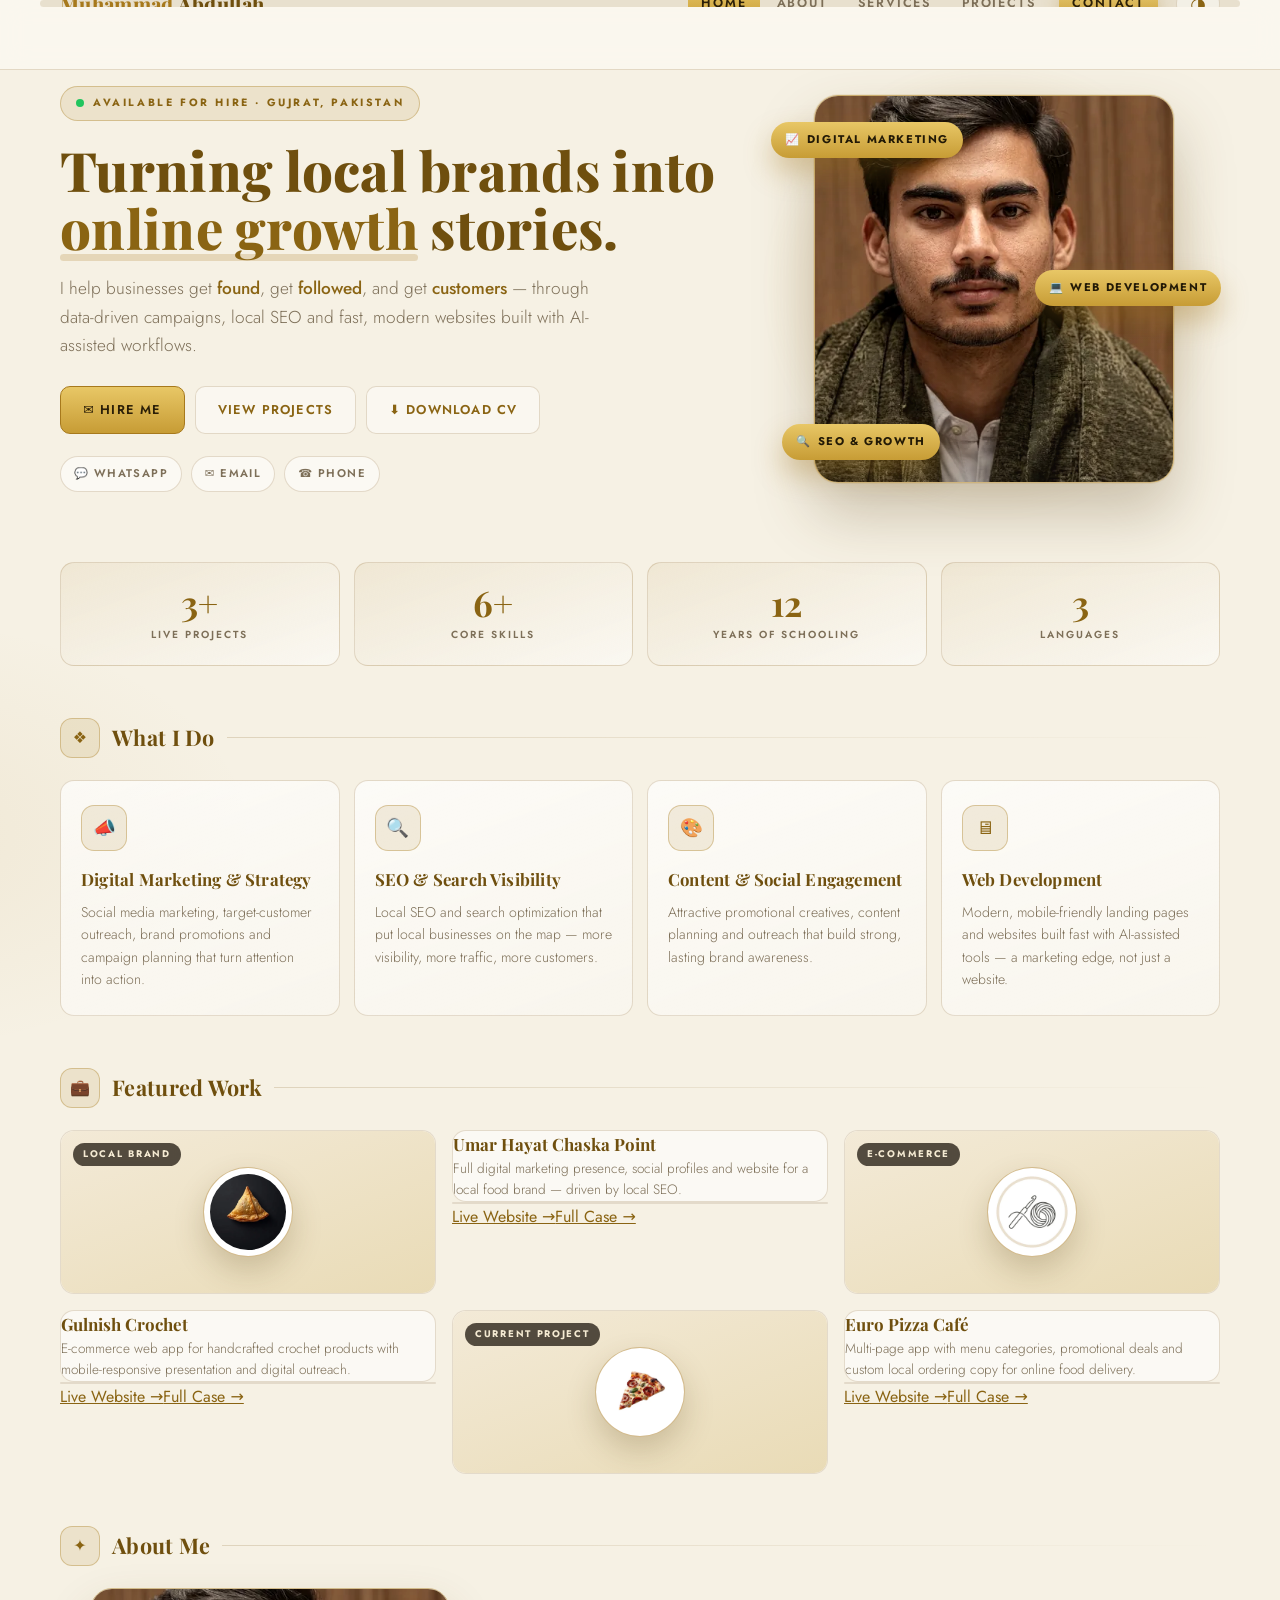
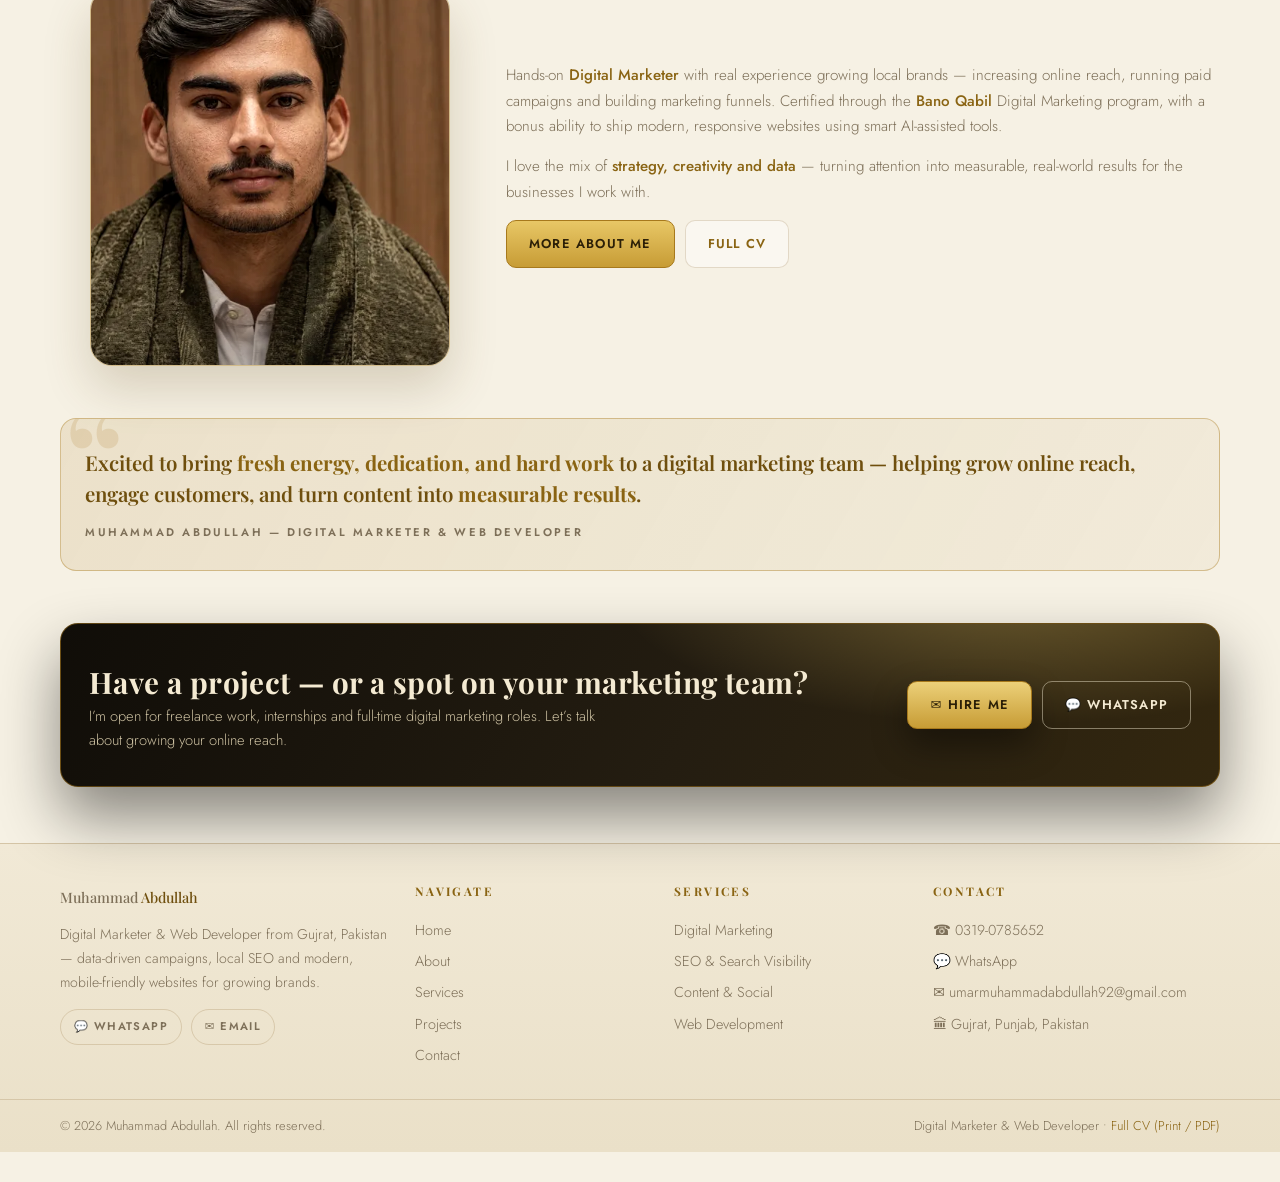
<file: index.html>
<!DOCTYPE html>
<html lang="en">
<head>
<meta charset="UTF-8">
<meta name="viewport" content="width=device-width, initial-scale=1.0">
<title>Muhammad Abdullah | Digital Marketer & Web Developer</title>
<meta name="color-scheme" content="light dark">
<meta name="theme-color" content="#f6f1e4">
<link rel="manifest" href="manifest.webmanifest">
<link rel="apple-touch-icon" href="icon-180.png">
<script>try{var s=localStorage.getItem('cv-theme');if(!s&&window.matchMedia&&matchMedia('(prefers-color-scheme: dark)').matches)s='dark';if(s==='dark')document.documentElement.setAttribute('data-theme','dark')}catch(e){}</script>
<meta name="description" content="Portfolio of Muhammad Abdullah — Digital Marketer & Web Developer from Gujrat, Pakistan. Data-driven marketing, local SEO and fast modern websites for local brands.">
<link rel="preload" href="abdullah-opt.webp" as="image" fetchpriority="high">
<link rel="preload" href="fonts/jost-latin.woff2" as="font" type="font/woff2" crossorigin>
<link rel="preload" href="fonts/playfair-latin.woff2" as="font" type="font/woff2" crossorigin>
<style>
/* ================= RESET & TOKENS ================= */
*{margin:0;padding:0;box-sizing:border-box}
:root{
  --bg:#f6f1e4;
  --paper:#fefdf8;
  --panel:#f1e9d6;
  --panel-2:#eae0c8;
  --ink:#2b241a;
  --muted:#7d6f58;
  --gold:#a7791c;
  --gold-2:#8a6413;
  --gold-3:#6f4f0e;
  --gold-soft:rgba(167,121,28,.12);
  --line:rgba(129,93,30,.2);
  --shadow:0 18px 40px rgba(88,66,20,.14);
  --radius:16px;
  --serif:'Playfair Display',Georgia,serif;
  --sans:'Jost',system-ui,-apple-system,'Segoe UI',sans-serif;
  --head-h:70px;
}
@font-face {
  font-family:'Playfair Display';font-style:normal;font-weight:500 800;font-display:swap;
  src:url('fonts/playfair-latin.woff2') format('woff2');
}
@font-face {
  font-family:'Playfair Display';font-style:italic;font-weight:500;font-display:swap;
  src:url('fonts/playfair-latin-italic-500.woff2') format('woff2');
}
@font-face {
  font-family:'Jost';font-style:normal;font-weight:100 900;font-display:swap;
  src:url('fonts/jost-latin.woff2') format('woff2');
}

html{scroll-behavior:smooth}
body{
  font-family:var(--sans);
  background:
    radial-gradient(900px 400px at 85% -10%,rgba(167,121,28,.1),transparent 60%),
    radial-gradient(700px 400px at -10% 30%,rgba(167,121,28,.08),transparent 55%),
    var(--bg);
  color:var(--ink);
  line-height:1.6;
  font-weight:400;
  -webkit-font-smoothing:antialiased;
  padding-top:var(--head-h);
  padding-bottom:88px;
}
a{color:var(--gold-2)}
img{max-width:100%;display:block}
button{font-family:var(--sans)}
h1,h2,h3,h4{font-family:var(--serif)}

[data-theme=dark]{
  color-scheme:dark;
  --bg:#0e0d09;
  --paper:#131109;
  --panel:#1a1610;
  --panel-2:#131009;
  --ink:#efe7d6;
  --muted:#a89c82;
  --gold:#c79c35;
  --gold-2:#e0bb4f;
  --gold-3:#eacd77;
  --gold-soft:rgba(199,156,53,.12);
  --line:rgba(224,187,79,.18);
  --shadow:0 22px 50px rgba(0,0,0,.5);
}

/* ================= LAYOUT ================= */
.wrap{max-width:1200px;margin:0 auto;padding:0 20px}
main{padding-top:34px}

/* ================= HEADER ================= */
.sitehead{
  position:fixed;top:0;left:0;right:0;height:var(--head-h);z-index:100;
  background:rgba(251,248,239,.9);
  backdrop-filter:blur(14px);-webkit-backdrop-filter:blur(14px);
  border-bottom:1px solid var(--line);
}
[data-theme=dark] .sitehead{background:rgba(14,13,9,.9)}
.bar{display:flex;align-items:center;gap:18px;height:100%}
.logo{font-family:var(--serif);font-weight:800;font-size:1.25rem;letter-spacing:.3px;color:var(--gold);text-decoration:none;line-height:1;white-space:nowrap}
.logo span{color:var(--gold-3)}
[data-theme=dark] .logo span{color:var(--gold-2)}
.sitenav{display:flex;gap:4px}
@media(min-width:900px){.bar .sitenav{margin-left:auto}}
.sitenav a{
  position:relative;text-decoration:none;color:var(--muted);
  font-size:.78rem;font-weight:600;letter-spacing:1.8px;text-transform:uppercase;
  padding:9px 13px;border-radius:8px;transition:.2s;
}
.sitenav a:hover{color:var(--gold-2);background:var(--gold-soft)}
.sitenav a.active{color:#2b1f07;background:linear-gradient(180deg,#e8c766,#c79c35)}
.sitenav a.hire{
  margin-left:6px;color:#2b1f07;
  background:linear-gradient(180deg,#ecd079,#c79c35);
  box-shadow:0 8px 18px rgba(167,121,28,.3);
}
.sitenav a.hire:hover{transform:translateY(-1px)}
.icon-btn{
  width:44px;height:44px;border-radius:50%;border:1px solid var(--line);
  background:rgba(255,255,255,.5);color:var(--gold-2);font-size:1.1rem;cursor:pointer;
  display:grid;place-items:center;transition:.2s;flex:none;
}
.icon-btn:hover{border-color:rgba(167,121,28,.5);background:var(--gold-soft)}
[data-theme=dark] .icon-btn{background:rgba(255,255,255,.04)}
.burger{display:none;width:44px;height:44px;border-radius:10px;border:1px solid var(--line);background:rgba(255,255,255,.5);cursor:pointer;flex-direction:column;gap:5px;justify-content:center;align-items:center}
.burger span{width:18px;height:2px;background:var(--gold-2);border-radius:99px;transition:.3s}
.burger.open span:nth-child(1){transform:translateY(7px) rotate(45deg)}
.burger.open span:nth-child(2){opacity:0}
.burger.open span:nth-child(3){transform:translateY(-7px) rotate(-45deg)}
[data-theme=dark] .burger{background:rgba(255,255,255,.04)}

/* ================= BUTTONS ================= */
.btn{
  display:inline-flex;align-items:center;gap:9px;
  font-size:.8rem;font-weight:600;letter-spacing:1.2px;text-transform:uppercase;
  padding:13px 22px;border-radius:10px;text-decoration:none;cursor:pointer;
  border:1px solid transparent;transition:.25s;font-family:var(--sans);
}
.btn.primary{color:#2b1f07;border:1px solid var(--gold);background:linear-gradient(180deg,#e8c766,#c79c35)}
.btn.primary:hover{transform:translateY(-2px);box-shadow:0 14px 28px rgba(167,121,28,.35)}
.btn.ghost{color:var(--gold-2);border-color:var(--line);background:rgba(255,255,255,.45)}
.btn.ghost:hover{border-color:var(--gold);background:var(--gold-soft);transform:translateY(-2px)}
[data-theme=dark] .btn.ghost{background:rgba(255,255,255,.04)}

/* ================= PAGE HERO (inner pages) ================= */
.pagehero{text-align:center;padding:20px 0 40px;max-width:760px;margin:0 auto}
.kicker{
  display:inline-flex;align-items:center;gap:10px;
  font-size:.68rem;font-weight:700;letter-spacing:3px;text-transform:uppercase;color:var(--gold-2);
  background:var(--gold-soft);border:1px solid rgba(167,121,28,.3);
  padding:8px 16px;border-radius:99px;margin-bottom:20px;
}
.pagehero h1{font-size:clamp(2rem,5.4vmax,3rem);font-weight:800;color:var(--gold-3);line-height:1.1;margin-bottom:14px}
[data-theme=dark] .pagehero h1{color:var(--gold-2)}
.headline{font-size:1rem;color:var(--muted);font-weight:300;line-height:1.65}
.headline b{color:var(--gold-2);font-weight:500}

/* ================= SECTION HEADs ================= */
.sec-head{display:flex;align-items:center;gap:12px;margin-bottom:22px}
.sec-icon{
  width:40px;height:40px;flex:none;border-radius:12px;display:grid;place-items:center;font-size:1rem;
  background:var(--gold-soft);border:1px solid rgba(167,121,28,.35);color:var(--gold-2);
}
.sec-head h2{font-size:1.35rem;font-weight:700;color:var(--gold-3);letter-spacing:.3px;text-transform:none}
[data-theme=dark] .sec-head h2{color:var(--gold-2)}
.sec-line{flex:1;height:1px;background:linear-gradient(90deg,var(--line),transparent)}

/* ================= HOME HERO ================= */
.hero{display:grid;gap:32px;align-items:center;padding:16px 0 8px}
.hero-badge{
  display:inline-flex;align-items:center;gap:9px;
  font-size:.66rem;font-weight:700;letter-spacing:2.6px;text-transform:uppercase;
  color:var(--gold-2);background:var(--gold-soft);border:1px solid rgba(167,121,28,.35);
  padding:8px 15px;border-radius:99px;margin-bottom:20px;
}
.hero-badge .hdot{width:8px;height:8px;border-radius:50%;background:#22c55e;animation:pulse 2.2s infinite}
@keyframes pulse{0%{box-shadow:0 0 0 0 rgba(34,197,94,.5)}70%{box-shadow:0 0 0 9px rgba(34,197,94,0)}100%{box-shadow:0 0 0 0 rgba(34,197,94,0)}}
.hero h1{font-size:clamp(2.2rem,6vmax,3.6rem);font-weight:800;line-height:1.06;color:var(--gold-3);margin-bottom:18px;letter-spacing:.3px}
[data-theme=dark] .hero h1{color:var(--gold-2)}
.hero h1 .accent{color:var(--gold-2);position:relative;white-space:nowrap}
[data-theme=dark] .hero h1 .accent{color:var(--gold-3)}
.hero h1 .accent::after{content:"";position:absolute;left:0;right:0;bottom:3px;height:7px;background:rgba(167,121,28,.22);border-radius:99px;z-index:-1}
.hero-sub{font-size:clamp(.98rem,1.8vmax,1.08rem);color:var(--muted);font-weight:300;max-width:560px;margin-bottom:26px;line-height:1.65}
.hero-sub b{color:var(--gold-2);font-weight:500}
.hero-cta{display:flex;gap:10px;flex-wrap:wrap;margin-bottom:22px}
.hero-social{display:flex;gap:9px;flex-wrap:wrap}
.hero-social a{
  display:inline-flex;align-items:center;gap:6px;text-decoration:none;
  font-size:.7rem;font-weight:600;letter-spacing:1.4px;text-transform:uppercase;color:var(--muted);
  border:1px solid var(--line);background:rgba(255,255,255,.55);padding:8px 13px;border-radius:99px;transition:.25s;
}
.hero-social a:hover{color:var(--gold-2);border-color:rgba(167,121,28,.55);transform:translateY(-2px)}
[data-theme=dark] .hero-social a{background:rgba(255,255,255,.04)}

.hero-media{position:relative;justify-self:center;width:100%;max-width:340px}
.hero-photo{
  position:relative;border-radius:24px;overflow:hidden;aspect-ratio:1/1.08;
  background:linear-gradient(160deg,#f1e7d2,#e2cfa3);border:1px solid rgba(167,121,28,.45);
  box-shadow:0 30px 60px rgba(88,66,20,.28),0 0 0 1px rgba(167,121,28,.1);
}
.hero-photo img{width:100%;height:100%;object-fit:cover;object-position:center 14%;filter:sepia(.1) contrast(1.03)}
.hero-photo::after{content:"";position:absolute;inset:0;background:linear-gradient(180deg,transparent 58%,rgba(43,36,26,.28))}
.hero-glow{position:absolute;inset:-16%;background:radial-gradient(circle,rgba(167,121,28,.32),transparent 65%);z-index:-1;filter:blur(8px)}
.float-badge{
  position:absolute;display:inline-flex;align-items:center;gap:6px;font-size:.7rem;font-weight:700;letter-spacing:1.6px;text-transform:uppercase;
  padding:9px 14px;border-radius:99px;color:#221906;background:linear-gradient(180deg,#e8c766,#c79c35);
  box-shadow:0 14px 28px rgba(167,121,28,.35);animation:floaty 5.2s ease-in-out infinite;
}
.float-badge.b1{top:7%;left:-12%}
.float-badge.b2{top:45%;right:-13%;animation-delay:1.3s}
.float-badge.b3{bottom:6%;left:-9%;animation-delay:2.2s}
@keyframes floaty{0%,100%{transform:translateY(0)}50%{transform:translateY(-9px)}}

/* ================= STATS ================= */
.stats{display:grid;grid-template-columns:repeat(2,1fr);gap:12px;padding-top:10px}
.stat{
  background:linear-gradient(160deg,rgba(167,121,28,.08),rgba(255,255,255,.5));
  border:1px solid var(--line);border-radius:14px;padding:22px 14px;text-align:center;transition:.3s;
}
.stat:hover{transform:translateY(-4px);border-color:rgba(167,121,28,.5);box-shadow:0 16px 32px rgba(88,66,20,.12)}
.stat .n{font-family:var(--serif);font-size:2rem;font-weight:800;color:var(--gold-2);line-height:1}
.stat .l{font-size:.64rem;font-weight:600;letter-spacing:2px;text-transform:uppercase;color:var(--muted);margin-top:8px;line-height:1.4}
[data-theme=dark] .stat{background:linear-gradient(160deg,rgba(199,156,53,.1),rgba(255,255,255,.02))}

/* ================= SERVICES ================= */
.services{display:grid;grid-template-columns:1fr;gap:14px}
.service{
  position:relative;border-radius:14px;overflow:hidden;padding:24px 20px;
  background:linear-gradient(160deg,rgba(255,255,255,.7),rgba(255,255,255,.35));
  border:1px solid var(--line);transition:.3s;
}
.service::before{content:"";position:absolute;left:0;top:0;width:100%;height:2.5px;background:linear-gradient(90deg,var(--gold-2),transparent);transform:scaleX(0);transform-origin:left;transition:.4s}
.service:hover{transform:translateY(-5px);border-color:rgba(167,121,28,.5);box-shadow:0 18px 36px rgba(88,66,20,.14)}
.service:hover::before{transform:scaleX(1)}
.service .sv-ic{
  width:46px;height:46px;border-radius:13px;display:grid;place-items:center;font-size:1.15rem;
  background:var(--gold-soft);border:1px solid rgba(167,121,28,.35);color:var(--gold-2);margin-bottom:15px;
}
.service h3{font-family:var(--serif);font-size:1.05rem;font-weight:700;color:var(--gold-3);margin:0 0 8px;text-transform:none;letter-spacing:.2px}
.service p{font-size:.88rem;color:var(--muted);font-weight:300;margin:0;line-height:1.6}
[data-theme=dark] .service{background:linear-gradient(160deg,rgba(255,255,255,.05),rgba(255,255,255,.02))}

/* ================= FEATURED WORK ================= */
.featured{display:grid;grid-template-columns:1fr;gap:16px}
.feat{
  display:flex;flex-direction:column;border-radius:14px;overflow:hidden;
  background:rgba(255,255,255,.6);border:1px solid var(--line);
  text-decoration:none;color:inherit;transition:.3s;
}
.feat:hover{transform:translateY(-6px);border-color:rgba(167,121,28,.5);box-shadow:0 22px 44px rgba(88,66,20,.16)}
.feat .f-img{position:relative;background:linear-gradient(160deg,#f3ead7,#e9dbb6);padding:36px 0;display:grid;place-items:center}
.feat .f-tag{
  position:absolute;top:12px;left:12px;z-index:1;font-size:.6rem;font-weight:700;letter-spacing:1.7px;text-transform:uppercase;
  background:rgba(43,36,26,.8);color:#f4ead2;padding:4px 10px;border-radius:99px;backdrop-filter:blur(4px);
}
.feat .f-img img{width:90px;height:90px;object-fit:contain;border-radius:50%;background:#fff;border:1px solid rgba(167,121,28,.5);padding:6px;box-shadow:0 14px 30px rgba(88,66,20,.22);transition:.4s}
.feat:hover .f-img img{transform:scale(1.09) rotate(-4deg)}
.feat .f-body{padding:18px;display:flex;flex-direction:column;gap:8px;flex:1}
.feat h3{font-family:var(--serif);font-size:1.06rem;font-weight:700;color:var(--gold-3);margin:0;text-transform:none}
.feat p{font-size:.85rem;color:var(--muted);font-weight:300;margin:0;line-height:1.6;flex:1}
.feat .f-links{display:flex;flex-wrap:wrap;gap:4px 14px;margin-top:4px}
.feat .f-links a{font-size:.68rem;font-weight:600;letter-spacing:1.3px;text-transform:uppercase;color:var(--gold-2);text-decoration:none;border-bottom:1px solid rgba(167,121,28,.4);transition:.2s;padding-bottom:1px}
.feat .f-links a:hover{color:var(--gold-3);border-color:var(--gold)}
[data-theme=dark] .feat{background:rgba(255,255,255,.04)}
[data-theme=dark] .feat .f-img{background:linear-gradient(160deg,#241f16,#1a1610)}
[data-theme=dark] .feat .f-img img{background:#fff}

/* ================= ABOUT PREVIEW / ABOUT PAGE ================= */
.about-split{display:grid;gap:26px;align-items:center}
.about-photo{
  position:relative;border-radius:22px;overflow:hidden;aspect-ratio:1/1.05;max-width:360px;margin:0 auto;
  border:1px solid rgba(167,121,28,.45);box-shadow:0 22px 48px rgba(88,66,20,.2);
}
.about-photo img{width:100%;height:100%;object-fit:cover;object-position:center 16%;filter:sepia(.1) contrast(1.03)}
.about-photo::after{content:"";position:absolute;inset:0;background:linear-gradient(180deg,transparent 60%,rgba(43,36,26,.22))}
.about-txt p{color:var(--muted);font-weight:300;font-size:.95rem;margin-bottom:14px;line-height:1.7}
.about-txt p b{color:var(--gold-2);font-weight:500}
.summary{
  background:linear-gradient(120deg,rgba(167,121,28,.1),transparent);
  border-left:3px solid var(--gold);border-radius:0 14px 14px 0;
  padding:18px 20px;font-size:.95rem;color:var(--muted);font-weight:300;line-height:1.7;
}
.summary b{color:var(--gold-2);font-weight:500}

/* ================= SKILLS / FACTS / LANGUAGES ================= */
.skill-grid{display:grid;gap:14px}
.skill{border:1px solid var(--line);border-radius:12px;padding:15px 16px;background:rgba(255,255,255,.45)}
[data-theme=dark] .skill{background:rgba(255,255,255,.03)}
.skill-top{display:flex;justify-content:space-between;align-items:baseline;margin-bottom:9px}
.skill-top span{font-size:.86rem;font-weight:500;color:var(--gold-3)}
[data-theme=dark] .skill-top span{color:var(--gold-2)}
.skill-top b{font-size:.82rem;color:var(--gold-2)}
.bar{height:7px;background:rgba(129,93,30,.15);border-radius:99px;overflow:hidden}
.bar i{display:block;height:100%;width:0;border-radius:99px;background:linear-gradient(90deg,#c79c35,#ecd079);transition:width 1s cubic-bezier(.2,.7,.2,1)}

.facts{display:grid;grid-template-columns:1fr;gap:12px}
.fact{background:rgba(255,255,255,.5);border:1px solid var(--line);border-radius:12px;padding:16px 18px;transition:.25s}
.fact:hover{border-color:rgba(167,121,28,.5);transform:translateY(-3px)}
.fact .k{font-size:.72rem;font-weight:700;letter-spacing:2px;text-transform:uppercase;color:var(--gold-2);margin-bottom:6px}
.fact .v{font-size:.9rem;color:var(--muted);font-weight:300}
[data-theme=dark] .fact{background:rgba(255,255,255,.03)}

.langs{display:grid;grid-template-columns:1fr;gap:10px}
.lang{display:flex;justify-content:space-between;gap:14px;align-items:baseline;border:1px solid var(--line);border-radius:10px;padding:13px 16px;background:rgba(255,255,255,.45)}
.lang span{font-size:.9rem;font-weight:500;color:var(--gold-3)}
.lang b{font-size:.78rem;color:var(--muted);font-weight:400;text-align:right;max-width:70%}
[data-theme=dark] .lang{background:rgba(255,255,255,.03)}
[data-theme=dark] .lang span{color:var(--gold-2)}

/* ================= EDUCATION LIST ================= */
.edu-list{display:grid;gap:12px}
.edu{display:flex;flex-direction:column;gap:10px;border:1px solid var(--line);border-radius:12px;padding:16px 18px;background:rgba(255,255,255,.5);transition:.25s}
.edu:hover{border-color:rgba(167,121,28,.5);transform:translateX(4px)}
.edu-main h3{font-size:1rem;font-weight:700;color:var(--gold-3);margin-bottom:3px}
.edu-school{font-size:.82rem;color:var(--muted);font-weight:300;margin-bottom:6px}
.edu-link{font-size:.76rem;font-weight:600;letter-spacing:1px;text-transform:uppercase;color:var(--gold-2);text-decoration:none}
.edu-link:hover{text-decoration:underline}
.edu-side{display:flex;align-items:center;gap:10px;flex-wrap:wrap}
.tag{
  font-size:.62rem;font-weight:700;letter-spacing:1.6px;text-transform:uppercase;
  padding:4px 10px;border-radius:99px;background:var(--gold-soft);color:var(--gold-2);
  border:1px solid rgba(167,121,28,.35);
}
.tag.pending{background:rgba(167,121,28,.06);color:var(--muted);border-color:var(--line)}
.tag.current{background:rgba(34,197,94,.12);color:#15803d;border-color:rgba(34,197,94,.35)}
[data-theme=dark] .tag.current{color:#4ade80}
.edu-year{font-size:.72rem;color:var(--muted);font-weight:500;letter-spacing:1px;text-transform:uppercase}
[data-theme=dark] .edu{background:rgba(255,255,255,.03)}

/* ================= CARDS (generic) ================= */
.cards{display:grid;grid-template-columns:1fr;gap:14px}
.card{
  background:rgba(255,255,255,.55);border:1px solid var(--line);border-radius:12px;
  padding:18px;transition:.25s;display:flex;flex-direction:column;gap:8px;
}
.card:hover{border-color:rgba(167,121,28,.5);transform:translateY(-4px);box-shadow:0 16px 32px rgba(88,66,20,.12)}
.card .top{display:flex;align-items:center;gap:12px;margin-bottom:4px}
.card .top .ic{
  width:40px;height:40px;flex:none;border-radius:11px;display:grid;place-items:center;font-size:1rem;
  background:var(--gold-soft);border:1px solid rgba(167,121,28,.35);
}
.card h4{font-size:1rem;color:var(--gold-3);font-weight:700}
.card p{font-size:.87rem;color:var(--muted);font-weight:300}
.card .status{font-size:.72rem;font-weight:600;letter-spacing:1px;color:var(--gold-2)}
[data-theme=dark] .card{background:rgba(255,255,255,.03)}

/* ================= PROJECTS / TIMELINE ================= */
.timeline{display:grid;gap:18px}
.job{border:1px solid var(--line);border-radius:14px;padding:20px;background:rgba(255,255,255,.55);transition:.25s}
.job:hover{border-color:rgba(167,121,28,.5);box-shadow:0 16px 34px rgba(88,66,20,.12)}
.job-head{display:flex;align-items:center;gap:14px;margin-bottom:12px}
.job-head img.proj-logo{width:58px;height:58px;object-fit:contain;border-radius:50%;background:#fff;border:1px solid rgba(167,121,28,.5);padding:4px;box-shadow:0 8px 18px rgba(88,66,20,.16)}
.job h3{font-size:1.1rem;font-weight:700;color:var(--gold-3)}
.meta{display:flex;align-items:center;gap:10px;flex-wrap:wrap;margin-bottom:10px}
.proj-link{font-size:.82rem;color:var(--gold-2);text-decoration:none;font-weight:500}
.proj-link:hover{text-decoration:underline}
.proj-social{display:flex;gap:8px;align-items:center;font-size:.78rem;margin-bottom:10px;flex-wrap:wrap}
.proj-social a{color:var(--muted);text-decoration:none;font-weight:500}
.proj-social a:hover{color:var(--gold-2);text-decoration:underline}
.job ul{list-style:none;display:grid;gap:6px}
.job ul li{position:relative;padding-left:20px;font-size:.88rem;color:var(--muted);font-weight:300}
.job ul li::before{content:"\2713";position:absolute;left:0;top:0;color:var(--gold-2);font-weight:700}
[data-theme=dark] .job{background:rgba(255,255,255,.03)}

/* ================= CONTACT ================= */
.contact-grid{display:grid;grid-template-columns:1fr;gap:12px}
.contact-card{
  border:1px solid var(--line);border-radius:14px;padding:22px 18px;text-align:center;text-decoration:none;
  background:rgba(255,255,255,.55);transition:.25s;display:block;color:inherit;
}
a.contact-card:hover{transform:translateY(-5px);border-color:rgba(167,121,28,.5);box-shadow:0 18px 36px rgba(88,66,20,.14)}
.contact-card .big-ic{font-size:1.5rem;margin-bottom:10px}
.contact-card h4{font-size:.92rem;color:var(--gold-3);margin-bottom:4px;font-weight:700}
.contact-card p{font-size:.86rem;color:var(--muted);font-weight:300;word-break:break-word}
[data-theme=dark] .contact-card{background:rgba(255,255,255,.03)}
[data-theme=dark] .contact-card h4{color:var(--gold-2)}

.goal{position:relative;border-radius:14px;padding:30px 26px;background:linear-gradient(120deg,rgba(167,121,28,.13),rgba(167,121,28,.05));border:1px solid rgba(167,121,28,.4)}
.goal .big{position:absolute;top:6px;left:14px;font-family:var(--serif);font-size:5rem;color:rgba(167,121,28,.22);line-height:1}
.goal p{position:relative;font-family:var(--serif);font-size:1.15rem;line-height:1.6;color:var(--gold-3);font-weight:600}
.goal p b{color:var(--gold-2)}
[data-theme=dark] .goal{background:linear-gradient(120deg,rgba(199,156,53,.16),rgba(199,156,53,.04))}
[data-theme=dark] .goal p{color:var(--gold-2)}

/* ================= CONTACT FORM ================= */
.contact-form{
  display:grid;gap:14px;border-radius:16px;padding:24px;
  background:rgba(255,255,255,.55);border:1px solid var(--line);
}
[data-theme=dark] .contact-form{background:rgba(255,255,255,.03)}
.contact-form label{display:grid;gap:6px;font-size:.7rem;font-weight:700;letter-spacing:1.7px;text-transform:uppercase;color:var(--gold-2)}
.contact-form input,.contact-form textarea{
  font-family:var(--sans);font-size:.95rem;color:var(--ink);padding:12px 14px;border-radius:9px;
  border:1px solid var(--line);background:#fff;transition:.2s;width:100%;
}
[data-theme=dark] .contact-form input,[data-theme=dark] .contact-form textarea{background:#191610;color:#efe7d6;border-color:rgba(224,187,79,.2)}
.contact-form input:focus,.contact-form textarea:focus{outline:none;border-color:var(--gold);box-shadow:0 0 0 3px rgba(167,121,28,.12)}
.form-row{display:grid;gap:14px}
@media(min-width:640px){.form-row{grid-template-columns:1fr 1fr}}
.contact-form .btn{justify-self:start}

/* ================= MISSION ================= */
.mission{
  position:relative;overflow:hidden;border-radius:16px;
  background:linear-gradient(120deg,rgba(167,121,28,.13),rgba(167,121,28,.05));
  border:1px solid rgba(167,121,28,.4);padding:28px 24px;
}
.mission::before{content:"\201C";position:absolute;top:-36px;left:2px;font-family:var(--serif);font-size:9rem;color:rgba(167,121,28,.16);line-height:1;pointer-events:none}
.mission p{position:relative;margin:0;font-family:var(--serif);font-size:clamp(1.05rem,2vmax,1.28rem);color:var(--gold-3);line-height:1.55;font-weight:600}
.mission p b{color:var(--gold-2)}
.mission .who{position:relative;display:block;margin-top:14px;font-family:var(--sans);font-size:.7rem;font-weight:600;letter-spacing:2.6px;text-transform:uppercase;color:var(--muted)}
[data-theme=dark] .mission{background:linear-gradient(120deg,rgba(199,156,53,.16),rgba(199,156,53,.04))}
[data-theme=dark] .mission p{color:var(--gold-2)}

/* ================= CTA ================= */
.cta{
  display:flex;flex-direction:column;align-items:flex-start;gap:18px;position:relative;overflow:hidden;
  border-radius:18px;padding:34px 28px;
  background:linear-gradient(120deg,#100d08,#241d11 55%,#33270f);
  border:1px solid rgba(167,121,28,.5);box-shadow:0 30px 60px rgba(0,0,0,.45);
}
.cta::before{content:"";position:absolute;inset:0;background:radial-gradient(640px 220px at 82% -22%,rgba(232,199,102,.34),transparent 62%)}
.cta > *{position:relative}
.cta h2{font-family:var(--serif);color:#f4ead2;font-size:clamp(1.3rem,2.6vmax,1.85rem);text-transform:none;letter-spacing:.4px;margin:0}
.cta p{color:#cbbfa0;font-size:.92rem;font-weight:300;margin:0;max-width:540px;line-height:1.6}
.cta .btn.primary{background:linear-gradient(180deg,#ecd079,#c79c35);box-shadow:0 16px 34px rgba(0,0,0,.4)}
.cta .btn.ghost{color:#f4ead2;border-color:rgba(244,234,210,.45);background:transparent}
.cta .btn.ghost:hover{background:rgba(244,234,210,.08);color:#f4ead2}

/* ================= FOOTER ================= */
.sitefoot{background:linear-gradient(180deg,var(--panel),var(--panel-2));border-top:1px solid var(--line);margin-top:56px}
[data-theme=dark] .sitefoot{background:linear-gradient(180deg,#141108,#100d08)}
.fcols{display:grid;grid-template-columns:1fr;gap:26px;padding:38px 20px 28px}
.fcol h4{font-size:.74rem;font-weight:700;letter-spacing:2.4px;text-transform:uppercase;color:var(--gold-2);margin-bottom:14px}
.fcol a{display:block;text-decoration:none;color:var(--muted);font-size:.9rem;font-weight:300;padding:4px 0;transition:.2s}
.fcol a:hover{color:var(--gold-2);padding-left:4px}
.fcol p{color:var(--muted);font-size:.88rem;font-weight:300;margin-bottom:14px;line-height:1.7}
.fbrand{font-family:var(--serif);font-weight:800;font-size:1.2rem;color:var(--gold);text-decoration:none;display:inline-block;margin-bottom:10px}
.fbrand span{color:var(--gold-3)}
.fsocial{display:flex;gap:9px;flex-wrap:wrap}
.fbase{border-top:1px solid var(--line)}
.fbase .wrap{display:flex;flex-direction:column;gap:6px;align-items:center;justify-content:space-between;padding:16px 20px;color:var(--muted);font-size:.8rem;font-weight:300;text-align:center}
.fbase a{color:var(--gold-2);text-decoration:none}

/* ================= FIXED UTILITIES ================= */
.scroll-progress{position:fixed;top:0;left:0;height:3px;background:linear-gradient(90deg,#8a6413,#e8c766);z-index:200;width:0}
.to-top{
  position:fixed;bottom:92px;right:16px;width:46px;height:46px;border-radius:50%;z-index:90;
  border:1px solid rgba(167,121,28,.5);background:rgba(250,246,237,.95);color:var(--gold-2);cursor:pointer;
  display:grid;place-items:center;opacity:0;pointer-events:none;transition:.3s;font-size:1rem;
  box-shadow:0 10px 24px rgba(88,66,20,.18);
}
.to-top.show{opacity:1;pointer-events:auto}
.to-top:hover{transform:translateY(-3px)}

/* mobile quick-contact bar */
.mob-bar{
  position:fixed;left:0;right:0;bottom:0;z-index:150;display:flex;
  background:rgba(250,246,237,.96);backdrop-filter:blur(12px);-webkit-backdrop-filter:blur(12px);
  border-top:1px solid var(--line);
}
[data-theme=dark] .mob-bar{background:rgba(24,21,15,.96)}
.mob-bar a,.mob-bar button{
  flex:1;display:flex;flex-direction:column;align-items:center;gap:2px;justify-content:center;
  padding:10px 4px;text-decoration:none;color:var(--gold-2);font-size:.62rem;font-weight:600;
  letter-spacing:1px;text-transform:uppercase;background:none;border:none;cursor:pointer;
}
.mob-bar a:first-child{color:var(--gold-3)}
.mob-bar a:active,.mob-bar button:active{transform:scale(.97)}

/* ================= REVEAL ================= */
.reveal{opacity:0;transform:translateY(24px);transition:opacity .75s ease,transform .75s ease}
.reveal.in{opacity:1;transform:none}
@media(prefers-reduced-motion:reduce){.reveal{opacity:1;transform:none;transition:none}}

/* ================= SECTIONS ================= */
section{margin-bottom:52px}

/* ================= RESPONSIVE ================= */
@media(min-width:640px){
  .stats{grid-template-columns:repeat(4,1fr);gap:14px}
  .services{grid-template-columns:repeat(2,1fr)}
  .featured{grid-template-columns:repeat(3,1fr)}
  .facts{grid-template-columns:repeat(2,1fr);gap:14px}
  .skill-grid{grid-template-columns:repeat(2,1fr)}
  .langs{grid-template-columns:repeat(2,1fr)}
  .contact-grid{grid-template-columns:repeat(2,1fr);gap:16px}
  .cards{grid-template-columns:repeat(auto-fit,minmax(230px,1fr));gap:16px}
  .cta{flex-direction:row;align-items:center;justify-content:space-between}
  .fcols{grid-template-columns:repeat(2,1fr);gap:20px}
  .edu-main{flex:1}
}
@media(min-width:900px){
  body{padding-bottom:30px}
  .mob-bar{display:none}
  .hero{grid-template-columns:1.2fr .8fr}
  .services{grid-template-columns:repeat(4,1fr)}
  .hero-media{max-width:360px}
  .about-split{grid-template-columns:minmax(300px,420px) 1fr}
  .langs{grid-template-columns:repeat(3,1fr)}
  .contact-grid{grid-template-columns:repeat(3,1fr);gap:16px}
  .edu{flex-direction:row;align-items:center;justify-content:space-between}
  .edu-side{flex-direction:row}
  .fcols{grid-template-columns:1.4fr 1fr 1fr 1.2fr}
  .fbase .wrap{flex-direction:row;text-align:left}
  main{padding-top:46px}
}
@media(min-width:1200px){
  .hero h1{font-size:3.4rem}
  .stats .n{font-size:2.2rem}
}

/* mobile hamburger dropdown */
@media(max-width:899px){
  .burger{display:flex}
  .theme-btn-hdr{margin-left:auto}
  .sitenav{
    position:fixed;top:var(--head-h);left:0;right:0;z-index:99;
    flex-direction:column;gap:6px;padding:18px 20px 26px;
    background:rgba(251,248,239,.98);
    backdrop-filter:blur(16px);-webkit-backdrop-filter:blur(16px);
    border-bottom:1px solid var(--line);
    box-shadow:0 30px 50px rgba(88,66,20,.15);
    transform:translateY(-10px);opacity:0;pointer-events:none;transition:.28s;
  }
  .sitenav.open{opacity:1;transform:none;pointer-events:auto}
  .sitenav a{padding:13px 14px;font-size:.85rem;border-radius:10px}
  .sitenav a.hire{text-align:center;margin-left:0;margin-top:6px}
  [data-theme=dark] .sitenav{background:rgba(14,13,9,.98)}
}

/* ================= PRINT ================= */
@media print{
  body{padding:0}
  .sitehead,.mob-bar,.to-top,.scroll-progress,.no-print{display:none!important}
  main{padding-top:0}
  section{break-inside:avoid}
  .hero,.about-split{display:block}
  .hero-media{display:none}
  .stats,.features{break-inside:avoid}
  h1,h2,h3,h4,.card h4,.service h3,.feat h3{color:#1c1810!important}
}
</style>
</head>
<body>
<header class="sitehead">
  <div class="wrap bar">
    <a class="logo" href="index.html">Muhammad<span> Abdullah</span></a>
    <nav class="sitenav" id="sitenav">
      <a href="index.html" class="active">Home</a>
      <a href="about.html">About</a>
      <a href="services.html">Services</a>
      <a href="projects.html">Projects</a>
      <a href="contact.html" class="hire">Contact</a>
    </nav>
    <button class="icon-btn theme-btn-hdr" id="themeBtn" aria-label="Toggle dark mode" title="Toggle dark mode">&#9681;</button>
    <button class="burger" id="burger" aria-label="Open menu" aria-expanded="false"><span></span><span></span><span></span></button>
  </div>
</header>
<main class="wrap">

<section class="hero reveal in">
  <div class="hero-text">
    <div class="hero-badge"><span class="hdot"></span>Available for Hire &middot; Gujrat, Pakistan</div>
    <h1>Turning local brands into <span class="accent">online growth</span> stories.</h1>
    <p class="hero-sub">I help businesses get <b>found</b>, get <b>followed</b>, and get <b>customers</b> &mdash; through data-driven campaigns, local SEO and fast, modern websites built with AI-assisted workflows.</p>
    <div class="hero-cta">
      <a class="btn primary" href="contact.html">&#9993; Hire Me</a>
      <a class="btn ghost" href="projects.html">View Projects</a>
      <a class="btn ghost" href="print-cv.html">&#11015; Download CV</a>
    </div>
    <div class="hero-social">
      <a href="https://wa.me/923190785652" target="_blank" rel="noopener">&#128172; WhatsApp</a>
      <a href="mailto:umarmuhammadabdullah92@gmail.com">&#9993; Email</a>
      <a href="tel:03190785652">&#9742; Phone</a>
    </div>
  </div>
  <div class="hero-media">
    <div class="hero-glow"></div>
    <div class="hero-photo">
      <img src="abdullah-opt.webp" alt="Muhammad Abdullah" width="500" height="500">
    </div>
    <div class="float-badge b1"><span class="fb-ic">&#128200;</span>Digital Marketing</div>
    <div class="float-badge b2"><span class="fb-ic">&#128187;</span>Web Development</div>
    <div class="float-badge b3"><span class="fb-ic">&#128269;</span>SEO &amp; Growth</div>
  </div>
</section>

<section class="reveal stats">
  <div class="stat"><div class="n"><b data-count="3">3</b>+</div><div class="l">Live Projects</div></div>
  <div class="stat"><div class="n"><b data-count="6">6</b>+</div><div class="l">Core Skills</div></div>
  <div class="stat"><div class="n"><b data-count="12">12</b></div><div class="l">Years of Schooling</div></div>
  <div class="stat"><div class="n"><b data-count="3">3</b></div><div class="l">Languages</div></div>
</section>

<section class="reveal">
  <div class="sec-head">
    <div class="sec-icon">&#10070;</div>
    <h2>What I Do</h2>
    <div class="sec-line"></div>
  </div>
  <div class="services">
    <div class="service">
      <div class="sv-ic">&#128227;</div>
      <h3>Digital Marketing &amp; Strategy</h3>
      <p>Social media marketing, target-customer outreach, brand promotions and campaign planning that turn attention into action.</p>
    </div>
    <div class="service">
      <div class="sv-ic">&#128269;</div>
      <h3>SEO &amp; Search Visibility</h3>
      <p>Local SEO and search optimization that put local businesses on the map &mdash; more visibility, more traffic, more customers.</p>
    </div>
    <div class="service">
      <div class="sv-ic">&#127912;</div>
      <h3>Content &amp; Social Engagement</h3>
      <p>Attractive promotional creatives, content planning and outreach that build strong, lasting brand awareness.</p>
    </div>
    <div class="service">
      <div class="sv-ic">&#128421;</div>
      <h3>Web Development</h3>
      <p>Modern, mobile-friendly landing pages and websites built fast with AI-assisted tools &mdash; a marketing edge, not just a website.</p>
    </div>
  </div>
</section>

<section class="reveal">
  <div class="sec-head">
    <div class="sec-icon">&#128188;</div>
    <h2>Featured Work</h2>
    <div class="sec-line"></div>
  </div>
  <div class="featured">
    <a class="feat" href="projects.html">
      <div class="f-img"><span class="f-tag">Local Brand</span><img src="umar-logo.webp" alt="Umar Hayat Chaska Point logo" loading="lazy" width="512" height="512"></div>
      <div class="f-body">
        <h3>Umar Hayat Chaska Point</h3>
        <p>Full digital marketing presence, social profiles and website for a local food brand &mdash; driven by local SEO.</p>
        <div class="f-links"><a href="https://umar-hayat-chaska-point.vercel.app" target="_blank" rel="noopener">Live Website &rarr;</a><a href="projects.html">Full Case &rarr;</a></div>
      </div>
    </a>
    <a class="feat" href="projects.html">
      <div class="f-img"><span class="f-tag">E-Commerce</span><img src="gulnish-logo.webp" alt="Gulnish Crochet logo" loading="lazy" width="400" height="400"></div>
      <div class="f-body">
        <h3>Gulnish Crochet</h3>
        <p>E-commerce web app for handcrafted crochet products with mobile-responsive presentation and digital outreach.</p>
        <div class="f-links"><a href="https://gulnish-crochet.vercel.app" target="_blank" rel="noopener">Live Website &rarr;</a><a href="projects.html">Full Case &rarr;</a></div>
      </div>
    </a>
    <a class="feat" href="projects.html">
      <div class="f-img"><span class="f-tag">Current Project</span><img src="europizza-logo.webp" alt="Euro Pizza Cafe logo" loading="lazy" width="400" height="400"></div>
      <div class="f-body">
        <h3>Euro Pizza Caf&eacute;</h3>
        <p>Multi-page app with menu categories, promotional deals and custom local ordering copy for online food delivery.</p>
        <div class="f-links"><a href="https://euro-pizza.vercel.app" target="_blank" rel="noopener">Live Website &rarr;</a><a href="projects.html">Full Case &rarr;</a></div>
      </div>
    </a>
  </div>
</section>

<section class="reveal">
  <div class="sec-head">
    <div class="sec-icon">&#10022;</div>
    <h2>About Me</h2>
    <div class="sec-line"></div>
  </div>
  <div class="about-split">
    <div class="about-photo">
      <img src="abdullah-opt.webp" alt="Muhammad Abdullah" loading="lazy" width="500" height="500">
    </div>
    <div class="about-txt">
      <p>Hands-on <b>Digital Marketer</b> with real experience growing local brands &mdash; increasing online reach, running paid campaigns and building marketing funnels. Certified through the <b>Bano Qabil</b> Digital Marketing program, with a bonus ability to ship modern, responsive websites using smart AI-assisted tools.</p>
      <p>I love the mix of <b>strategy, creativity and data</b> &mdash; turning attention into measurable, real-world results for the businesses I work with.</p>
      <div class="hero-cta">
        <a class="btn primary" href="about.html">More About Me</a>
        <a class="btn ghost" href="print-cv.html">Full CV</a>
      </div>
    </div>
  </div>
</section>

<section class="reveal mission">
  <p>Excited to bring <b>fresh energy, dedication, and hard work</b> to a digital marketing team &mdash; helping grow online reach, engage customers, and turn content into <b>measurable results</b>.</p>
  <span class="who">Muhammad Abdullah &mdash; Digital Marketer &amp; Web Developer</span>
</section>

<section class="reveal">
  <div class="cta">
    <div>
      <h2>Have a project &mdash; or a spot on your marketing team?</h2>
      <p>I&rsquo;m open for freelance work, internships and full-time digital marketing roles. Let&rsquo;s talk about growing your online reach.</p>
    </div>
    <div class="hero-cta" style="margin-bottom:0">
      <a class="btn primary" href="contact.html">&#9993; Hire Me</a>
      <a class="btn ghost" href="https://wa.me/923190785652" target="_blank" rel="noopener">&#128172; WhatsApp</a>
    </div>
  </div>
</section>
</main>
<footer class="sitefoot">
  <div class="fcols wrap">
    <div class="fcol">
      <a class="fbrand" href="index.html">Muhammad<span> Abdullah</span></a>
      <p>Digital Marketer &amp; Web Developer from Gujrat, Pakistan &mdash; data-driven campaigns, local SEO and modern, mobile-friendly websites for growing brands.</p>
      <div class="fsocial">
        <a class="hero-social" style="border:1px solid var(--line);padding:8px 13px;border-radius:99px;display:inline-flex;gap:6px;align-items:center;font-size:.7rem;font-weight:600;letter-spacing:1.4px;text-transform:uppercase" href="https://wa.me/923190785652" target="_blank" rel="noopener">&#128172; WhatsApp</a>
        <a class="hero-social" style="border:1px solid var(--line);padding:8px 13px;border-radius:99px;display:inline-flex;gap:6px;align-items:center;font-size:.7rem;font-weight:600;letter-spacing:1.4px;text-transform:uppercase" href="mailto:umarmuhammadabdullah92@gmail.com">&#9993; Email</a>
      </div>
    </div>
    <div class="fcol">
      <h4>Navigate</h4>
      <a href="index.html">Home</a>
      <a href="about.html">About</a>
      <a href="services.html">Services</a>
      <a href="projects.html">Projects</a>
      <a href="contact.html">Contact</a>
    </div>
    <div class="fcol">
      <h4>Services</h4>
      <a href="services.html">Digital Marketing</a>
      <a href="services.html">SEO &amp; Search Visibility</a>
      <a href="services.html">Content &amp; Social</a>
      <a href="services.html">Web Development</a>
    </div>
    <div class="fcol">
      <h4>Contact</h4>
      <a href="tel:03190785652">&#9742; 0319-0785652</a>
      <a href="https://wa.me/923190785652" target="_blank" rel="noopener">&#128172; WhatsApp</a>
      <a href="mailto:umarmuhammadabdullah92@gmail.com">&#9993; umarmuhammadabdullah92@gmail.com</a>
      <a href="https://maps.google.com/?q=Gujrat,Punjab,Pakistan" target="_blank" rel="noopener">&#127963; Gujrat, Punjab, Pakistan</a>
    </div>
  </div>
  <div class="fbase">
    <div class="wrap">
      <span>&copy; 2026 Muhammad Abdullah. All rights reserved.</span>
      <span>Digital Marketer &amp; Web Developer &bull; <a href="print-cv.html">Full CV (Print / PDF)</a></span>
    </div>
  </div>
</footer>
<div class="scroll-progress" id="scrollProgress"></div>
<button class="to-top" id="toTop" aria-label="Back to top">&#9650;</button>
<div class="mob-bar">
  <a href="tel:03190785652">&#9742; Call</a>
  <a href="https://wa.me/923190785652" target="_blank" rel="noopener">&#128172; WhatsApp</a>
  <a href="mailto:umarmuhammadabdullah92@gmail.com">&#9993; Email</a>
  <button onclick="window.print()">&#11015; CV</button>
</div>
<script>
(function(){
  var bar=document.getElementById('scrollProgress');
  function onScroll(){
    var h=document.documentElement;
    var max=h.scrollHeight-h.clientHeight;
    bar.style.width=(max>0?(h.scrollTop||document.body.scrollTop)/max*100:0)+'%';
  }
  document.addEventListener('scroll',onScroll,{passive:true});
  onScroll();

  var toTop=document.getElementById('toTop');
  function onTopScroll(){toTop.classList.toggle('show',(window.scrollY||document.body.scrollTop)>500);}
  document.addEventListener('scroll',onTopScroll,{passive:true});
  onTopScroll();
  toTop.addEventListener('click',function(){window.scrollTo({top:0,behavior:'smooth'});});

  var burger=document.getElementById('burger'),menu=document.getElementById('sitenav');
  if(burger&&menu){
    burger.addEventListener('click',function(e){
      e.stopPropagation();
      var o=menu.classList.toggle('open');
      burger.classList.toggle('open',o);
      burger.setAttribute('aria-expanded',o?'true':'false');
    });
    document.addEventListener('click',function(e){
      if(menu.classList.contains('open')&&!menu.contains(e.target)&&!burger.contains(e.target)){
        menu.classList.remove('open');burger.classList.remove('open');
        burger.setAttribute('aria-expanded','false');
      }
    });
    menu.querySelectorAll('a').forEach(function(a){
      a.addEventListener('click',function(){
        menu.classList.remove('open');burger.classList.remove('open');
        burger.setAttribute('aria-expanded','false');
      });
    });
  }

  setTimeout(function(){
    document.querySelectorAll('.bar i[data-w]').forEach(function(el){
      el.style.width=el.getAttribute('data-w')+'%';
    });
  },350);

  var io=new IntersectionObserver(function(es){
    es.forEach(function(e){if(e.isIntersecting){e.target.classList.add('in');io.unobserve(e.target);}});
  },{threshold:.12});
  document.querySelectorAll('.reveal').forEach(function(el){io.observe(el);});

  var cio=new IntersectionObserver(function(es){
    es.forEach(function(e){
      if(!e.isIntersecting)return;
      cio.unobserve(e.target);
      var el=e.target,target=(+el.getAttribute('data-count'))||0,t0=Date.now(),dur=1200;
      function tick(){
        var s=Math.min(1,(Date.now()-t0)/dur),v=Math.round(target*(1-Math.pow(1-s,3)));
        el.textContent=v;
        if(s<1)requestAnimationFrame(tick);
      }
      requestAnimationFrame(tick);
    });
  },{threshold:.5});
  setTimeout(function(){
    document.querySelectorAll('[data-count]').forEach(function(el){cio.observe(el);});
  },400);
})();
</script>

<script>
(function(){
  function cur(){try{var s=localStorage.getItem('cv-theme');if(s)return s}catch(e){}return window.matchMedia&&matchMedia('(prefers-color-scheme: dark)').matches?'dark':'light'}
  var t=cur();
  document.documentElement.setAttribute('data-theme',t);
  var meta=document.querySelector('meta[name="theme-color"]');
  function sync(){if(meta)meta.setAttribute('content',t==='dark'?'#0e0d09':'#f6f1e4')}
  sync();
  var btn=document.getElementById('themeBtn');
  if(btn)btn.addEventListener('click',function(){t=t==='dark'?'light':'dark';document.documentElement.setAttribute('data-theme',t);sync();try{localStorage.setItem('cv-theme',t)}catch(e){}});
  if('serviceWorker' in navigator&&location.protocol==='https:')addEventListener('load',function(){navigator.serviceWorker.register('sw.js').catch(function(){})});
})();
</script>
</body>
</html>
</file>
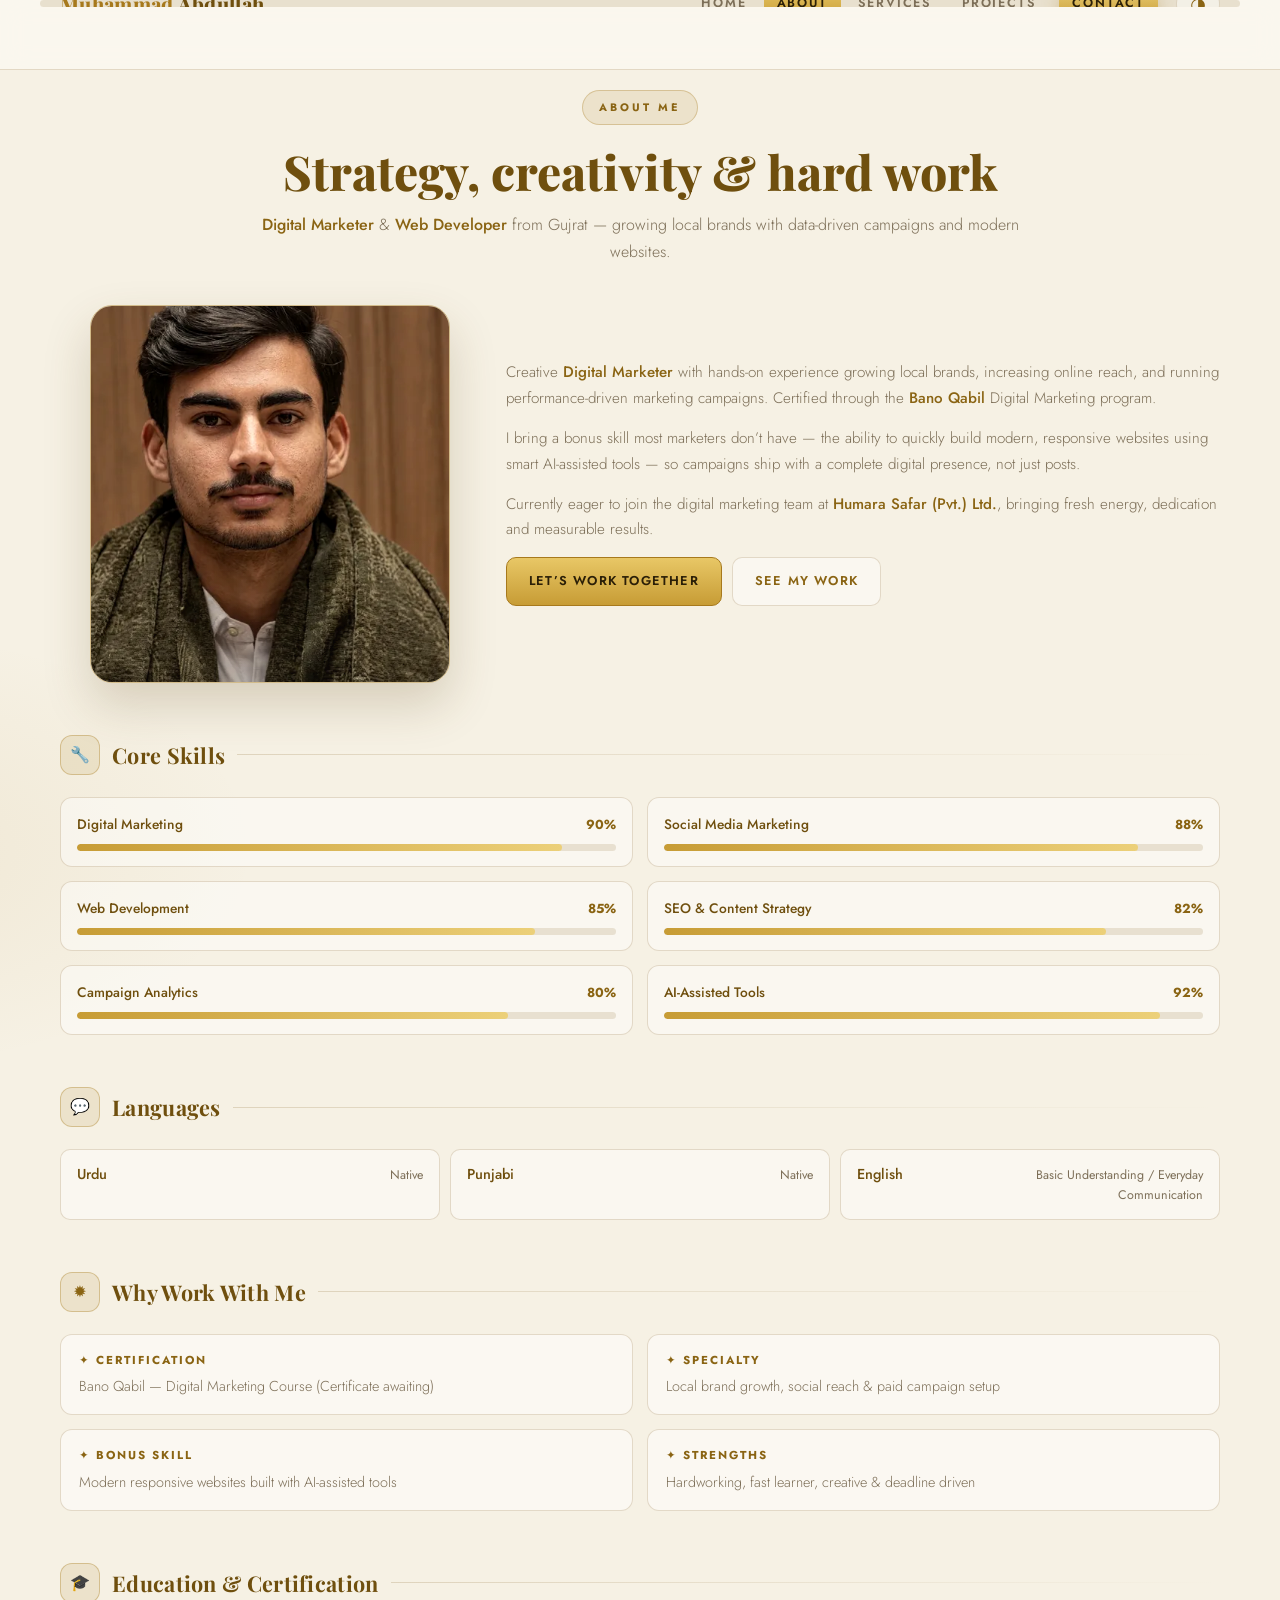
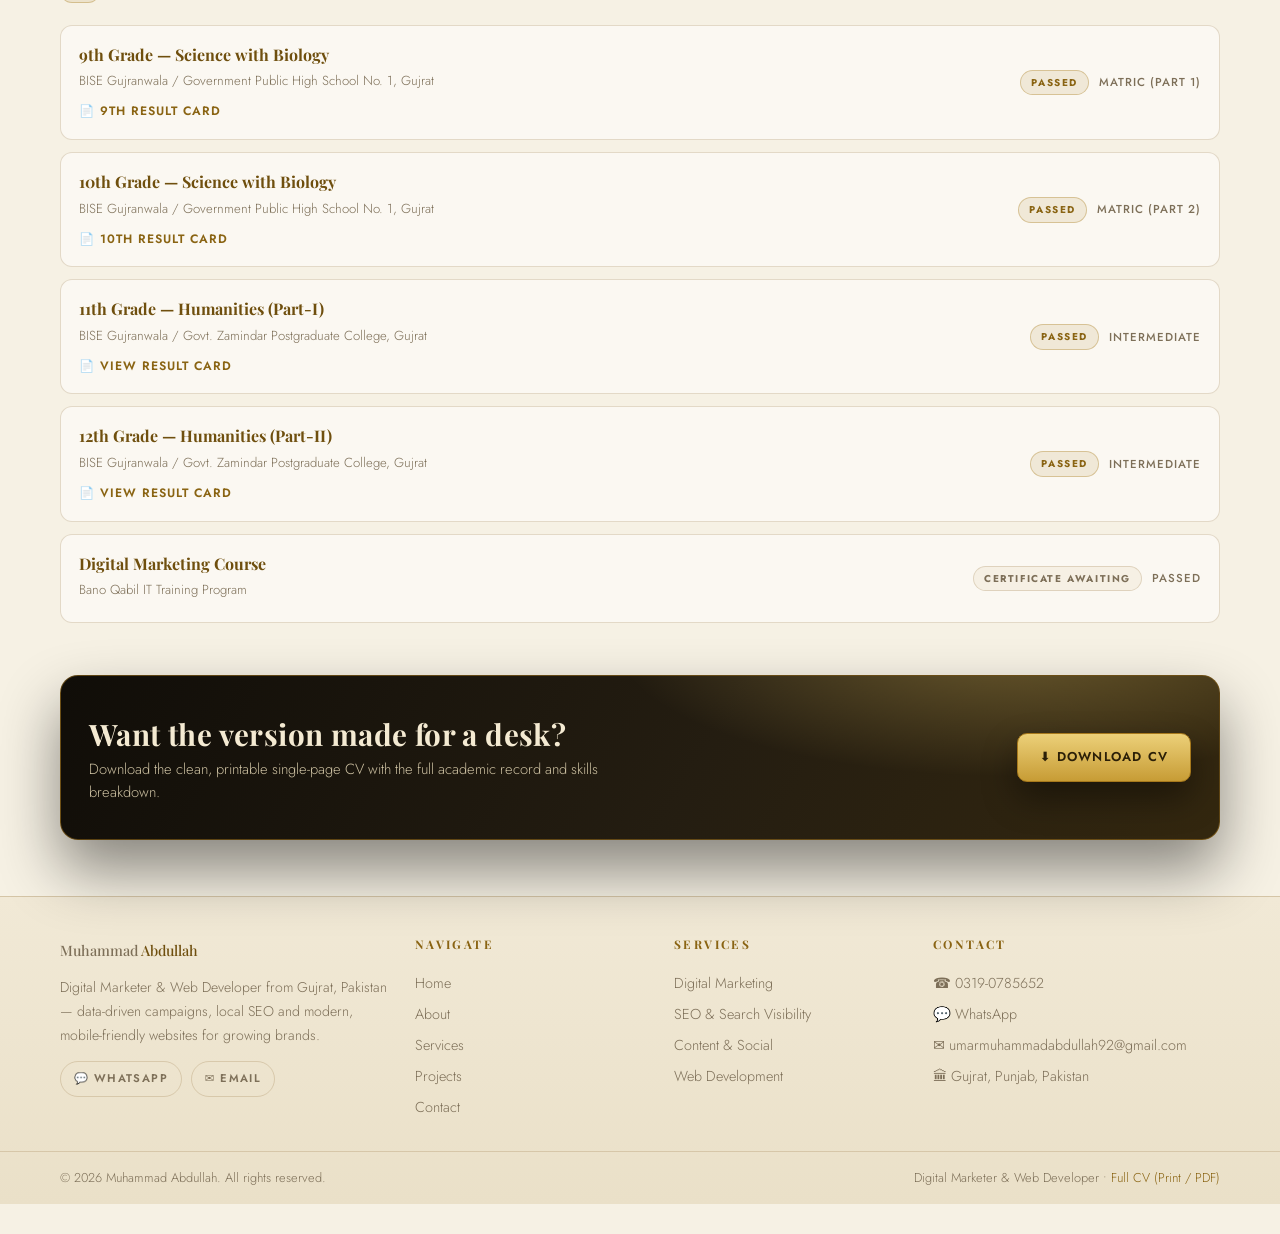
<file: about.html>
<!DOCTYPE html>
<html lang="en">
<head>
<meta charset="UTF-8">
<meta name="viewport" content="width=device-width, initial-scale=1.0">
<title>About | Muhammad Abdullah — Digital Marketer & Web Developer</title>
<meta name="color-scheme" content="light dark">
<meta name="theme-color" content="#f6f1e4">
<link rel="manifest" href="manifest.webmanifest">
<link rel="apple-touch-icon" href="icon-180.png">
<script>try{var s=localStorage.getItem('cv-theme');if(!s&&window.matchMedia&&matchMedia('(prefers-color-scheme: dark)').matches)s='dark';if(s==='dark')document.documentElement.setAttribute('data-theme','dark')}catch(e){}</script>
<meta name="description" content="About Muhammad Abdullah — professional summary, core skills, languages and education. Digital marketer with a Bano Qabil certification from Gujrat, Pakistan.">
<link rel="preload" href="abdullah-opt.webp" as="image" fetchpriority="high">
<link rel="preload" href="fonts/jost-latin.woff2" as="font" type="font/woff2" crossorigin>
<link rel="preload" href="fonts/playfair-latin.woff2" as="font" type="font/woff2" crossorigin>
<style>
/* ================= RESET & TOKENS ================= */
*{margin:0;padding:0;box-sizing:border-box}
:root{
  --bg:#f6f1e4;
  --paper:#fefdf8;
  --panel:#f1e9d6;
  --panel-2:#eae0c8;
  --ink:#2b241a;
  --muted:#7d6f58;
  --gold:#a7791c;
  --gold-2:#8a6413;
  --gold-3:#6f4f0e;
  --gold-soft:rgba(167,121,28,.12);
  --line:rgba(129,93,30,.2);
  --shadow:0 18px 40px rgba(88,66,20,.14);
  --radius:16px;
  --serif:'Playfair Display',Georgia,serif;
  --sans:'Jost',system-ui,-apple-system,'Segoe UI',sans-serif;
  --head-h:70px;
}
@font-face {
  font-family:'Playfair Display';font-style:normal;font-weight:500 800;font-display:swap;
  src:url('fonts/playfair-latin.woff2') format('woff2');
}
@font-face {
  font-family:'Playfair Display';font-style:italic;font-weight:500;font-display:swap;
  src:url('fonts/playfair-latin-italic-500.woff2') format('woff2');
}
@font-face {
  font-family:'Jost';font-style:normal;font-weight:100 900;font-display:swap;
  src:url('fonts/jost-latin.woff2') format('woff2');
}

html{scroll-behavior:smooth}
body{
  font-family:var(--sans);
  background:
    radial-gradient(900px 400px at 85% -10%,rgba(167,121,28,.1),transparent 60%),
    radial-gradient(700px 400px at -10% 30%,rgba(167,121,28,.08),transparent 55%),
    var(--bg);
  color:var(--ink);
  line-height:1.6;
  font-weight:400;
  -webkit-font-smoothing:antialiased;
  padding-top:var(--head-h);
  padding-bottom:88px;
}
a{color:var(--gold-2)}
img{max-width:100%;display:block}
button{font-family:var(--sans)}
h1,h2,h3,h4{font-family:var(--serif)}

[data-theme=dark]{
  color-scheme:dark;
  --bg:#0e0d09;
  --paper:#131109;
  --panel:#1a1610;
  --panel-2:#131009;
  --ink:#efe7d6;
  --muted:#a89c82;
  --gold:#c79c35;
  --gold-2:#e0bb4f;
  --gold-3:#eacd77;
  --gold-soft:rgba(199,156,53,.12);
  --line:rgba(224,187,79,.18);
  --shadow:0 22px 50px rgba(0,0,0,.5);
}

/* ================= LAYOUT ================= */
.wrap{max-width:1200px;margin:0 auto;padding:0 20px}
main{padding-top:34px}

/* ================= HEADER ================= */
.sitehead{
  position:fixed;top:0;left:0;right:0;height:var(--head-h);z-index:100;
  background:rgba(251,248,239,.9);
  backdrop-filter:blur(14px);-webkit-backdrop-filter:blur(14px);
  border-bottom:1px solid var(--line);
}
[data-theme=dark] .sitehead{background:rgba(14,13,9,.9)}
.bar{display:flex;align-items:center;gap:18px;height:100%}
.logo{font-family:var(--serif);font-weight:800;font-size:1.25rem;letter-spacing:.3px;color:var(--gold);text-decoration:none;line-height:1;white-space:nowrap}
.logo span{color:var(--gold-3)}
[data-theme=dark] .logo span{color:var(--gold-2)}
.sitenav{display:flex;gap:4px}
@media(min-width:900px){.bar .sitenav{margin-left:auto}}
.sitenav a{
  position:relative;text-decoration:none;color:var(--muted);
  font-size:.78rem;font-weight:600;letter-spacing:1.8px;text-transform:uppercase;
  padding:9px 13px;border-radius:8px;transition:.2s;
}
.sitenav a:hover{color:var(--gold-2);background:var(--gold-soft)}
.sitenav a.active{color:#2b1f07;background:linear-gradient(180deg,#e8c766,#c79c35)}
.sitenav a.hire{
  margin-left:6px;color:#2b1f07;
  background:linear-gradient(180deg,#ecd079,#c79c35);
  box-shadow:0 8px 18px rgba(167,121,28,.3);
}
.sitenav a.hire:hover{transform:translateY(-1px)}
.icon-btn{
  width:44px;height:44px;border-radius:50%;border:1px solid var(--line);
  background:rgba(255,255,255,.5);color:var(--gold-2);font-size:1.1rem;cursor:pointer;
  display:grid;place-items:center;transition:.2s;flex:none;
}
.icon-btn:hover{border-color:rgba(167,121,28,.5);background:var(--gold-soft)}
[data-theme=dark] .icon-btn{background:rgba(255,255,255,.04)}
.burger{display:none;width:44px;height:44px;border-radius:10px;border:1px solid var(--line);background:rgba(255,255,255,.5);cursor:pointer;flex-direction:column;gap:5px;justify-content:center;align-items:center}
.burger span{width:18px;height:2px;background:var(--gold-2);border-radius:99px;transition:.3s}
.burger.open span:nth-child(1){transform:translateY(7px) rotate(45deg)}
.burger.open span:nth-child(2){opacity:0}
.burger.open span:nth-child(3){transform:translateY(-7px) rotate(-45deg)}
[data-theme=dark] .burger{background:rgba(255,255,255,.04)}

/* ================= BUTTONS ================= */
.btn{
  display:inline-flex;align-items:center;gap:9px;
  font-size:.8rem;font-weight:600;letter-spacing:1.2px;text-transform:uppercase;
  padding:13px 22px;border-radius:10px;text-decoration:none;cursor:pointer;
  border:1px solid transparent;transition:.25s;font-family:var(--sans);
}
.btn.primary{color:#2b1f07;border:1px solid var(--gold);background:linear-gradient(180deg,#e8c766,#c79c35)}
.btn.primary:hover{transform:translateY(-2px);box-shadow:0 14px 28px rgba(167,121,28,.35)}
.btn.ghost{color:var(--gold-2);border-color:var(--line);background:rgba(255,255,255,.45)}
.btn.ghost:hover{border-color:var(--gold);background:var(--gold-soft);transform:translateY(-2px)}
[data-theme=dark] .btn.ghost{background:rgba(255,255,255,.04)}

/* ================= PAGE HERO (inner pages) ================= */
.pagehero{text-align:center;padding:20px 0 40px;max-width:760px;margin:0 auto}
.kicker{
  display:inline-flex;align-items:center;gap:10px;
  font-size:.68rem;font-weight:700;letter-spacing:3px;text-transform:uppercase;color:var(--gold-2);
  background:var(--gold-soft);border:1px solid rgba(167,121,28,.3);
  padding:8px 16px;border-radius:99px;margin-bottom:20px;
}
.pagehero h1{font-size:clamp(2rem,5.4vmax,3rem);font-weight:800;color:var(--gold-3);line-height:1.1;margin-bottom:14px}
[data-theme=dark] .pagehero h1{color:var(--gold-2)}
.headline{font-size:1rem;color:var(--muted);font-weight:300;line-height:1.65}
.headline b{color:var(--gold-2);font-weight:500}

/* ================= SECTION HEADs ================= */
.sec-head{display:flex;align-items:center;gap:12px;margin-bottom:22px}
.sec-icon{
  width:40px;height:40px;flex:none;border-radius:12px;display:grid;place-items:center;font-size:1rem;
  background:var(--gold-soft);border:1px solid rgba(167,121,28,.35);color:var(--gold-2);
}
.sec-head h2{font-size:1.35rem;font-weight:700;color:var(--gold-3);letter-spacing:.3px;text-transform:none}
[data-theme=dark] .sec-head h2{color:var(--gold-2)}
.sec-line{flex:1;height:1px;background:linear-gradient(90deg,var(--line),transparent)}

/* ================= HOME HERO ================= */
.hero{display:grid;gap:32px;align-items:center;padding:16px 0 8px}
.hero-badge{
  display:inline-flex;align-items:center;gap:9px;
  font-size:.66rem;font-weight:700;letter-spacing:2.6px;text-transform:uppercase;
  color:var(--gold-2);background:var(--gold-soft);border:1px solid rgba(167,121,28,.35);
  padding:8px 15px;border-radius:99px;margin-bottom:20px;
}
.hero-badge .hdot{width:8px;height:8px;border-radius:50%;background:#22c55e;animation:pulse 2.2s infinite}
@keyframes pulse{0%{box-shadow:0 0 0 0 rgba(34,197,94,.5)}70%{box-shadow:0 0 0 9px rgba(34,197,94,0)}100%{box-shadow:0 0 0 0 rgba(34,197,94,0)}}
.hero h1{font-size:clamp(2.2rem,6vmax,3.6rem);font-weight:800;line-height:1.06;color:var(--gold-3);margin-bottom:18px;letter-spacing:.3px}
[data-theme=dark] .hero h1{color:var(--gold-2)}
.hero h1 .accent{color:var(--gold-2);position:relative;white-space:nowrap}
[data-theme=dark] .hero h1 .accent{color:var(--gold-3)}
.hero h1 .accent::after{content:"";position:absolute;left:0;right:0;bottom:3px;height:7px;background:rgba(167,121,28,.22);border-radius:99px;z-index:-1}
.hero-sub{font-size:clamp(.98rem,1.8vmax,1.08rem);color:var(--muted);font-weight:300;max-width:560px;margin-bottom:26px;line-height:1.65}
.hero-sub b{color:var(--gold-2);font-weight:500}
.hero-cta{display:flex;gap:10px;flex-wrap:wrap;margin-bottom:22px}
.hero-social{display:flex;gap:9px;flex-wrap:wrap}
.hero-social a{
  display:inline-flex;align-items:center;gap:6px;text-decoration:none;
  font-size:.7rem;font-weight:600;letter-spacing:1.4px;text-transform:uppercase;color:var(--muted);
  border:1px solid var(--line);background:rgba(255,255,255,.55);padding:8px 13px;border-radius:99px;transition:.25s;
}
.hero-social a:hover{color:var(--gold-2);border-color:rgba(167,121,28,.55);transform:translateY(-2px)}
[data-theme=dark] .hero-social a{background:rgba(255,255,255,.04)}

.hero-media{position:relative;justify-self:center;width:100%;max-width:340px}
.hero-photo{
  position:relative;border-radius:24px;overflow:hidden;aspect-ratio:1/1.08;
  background:linear-gradient(160deg,#f1e7d2,#e2cfa3);border:1px solid rgba(167,121,28,.45);
  box-shadow:0 30px 60px rgba(88,66,20,.28),0 0 0 1px rgba(167,121,28,.1);
}
.hero-photo img{width:100%;height:100%;object-fit:cover;object-position:center 14%;filter:sepia(.1) contrast(1.03)}
.hero-photo::after{content:"";position:absolute;inset:0;background:linear-gradient(180deg,transparent 58%,rgba(43,36,26,.28))}
.hero-glow{position:absolute;inset:-16%;background:radial-gradient(circle,rgba(167,121,28,.32),transparent 65%);z-index:-1;filter:blur(8px)}
.float-badge{
  position:absolute;display:inline-flex;align-items:center;gap:6px;font-size:.7rem;font-weight:700;letter-spacing:1.6px;text-transform:uppercase;
  padding:9px 14px;border-radius:99px;color:#221906;background:linear-gradient(180deg,#e8c766,#c79c35);
  box-shadow:0 14px 28px rgba(167,121,28,.35);animation:floaty 5.2s ease-in-out infinite;
}
.float-badge.b1{top:7%;left:-12%}
.float-badge.b2{top:45%;right:-13%;animation-delay:1.3s}
.float-badge.b3{bottom:6%;left:-9%;animation-delay:2.2s}
@keyframes floaty{0%,100%{transform:translateY(0)}50%{transform:translateY(-9px)}}

/* ================= STATS ================= */
.stats{display:grid;grid-template-columns:repeat(2,1fr);gap:12px;padding-top:10px}
.stat{
  background:linear-gradient(160deg,rgba(167,121,28,.08),rgba(255,255,255,.5));
  border:1px solid var(--line);border-radius:14px;padding:22px 14px;text-align:center;transition:.3s;
}
.stat:hover{transform:translateY(-4px);border-color:rgba(167,121,28,.5);box-shadow:0 16px 32px rgba(88,66,20,.12)}
.stat .n{font-family:var(--serif);font-size:2rem;font-weight:800;color:var(--gold-2);line-height:1}
.stat .l{font-size:.64rem;font-weight:600;letter-spacing:2px;text-transform:uppercase;color:var(--muted);margin-top:8px;line-height:1.4}
[data-theme=dark] .stat{background:linear-gradient(160deg,rgba(199,156,53,.1),rgba(255,255,255,.02))}

/* ================= SERVICES ================= */
.services{display:grid;grid-template-columns:1fr;gap:14px}
.service{
  position:relative;border-radius:14px;overflow:hidden;padding:24px 20px;
  background:linear-gradient(160deg,rgba(255,255,255,.7),rgba(255,255,255,.35));
  border:1px solid var(--line);transition:.3s;
}
.service::before{content:"";position:absolute;left:0;top:0;width:100%;height:2.5px;background:linear-gradient(90deg,var(--gold-2),transparent);transform:scaleX(0);transform-origin:left;transition:.4s}
.service:hover{transform:translateY(-5px);border-color:rgba(167,121,28,.5);box-shadow:0 18px 36px rgba(88,66,20,.14)}
.service:hover::before{transform:scaleX(1)}
.service .sv-ic{
  width:46px;height:46px;border-radius:13px;display:grid;place-items:center;font-size:1.15rem;
  background:var(--gold-soft);border:1px solid rgba(167,121,28,.35);color:var(--gold-2);margin-bottom:15px;
}
.service h3{font-family:var(--serif);font-size:1.05rem;font-weight:700;color:var(--gold-3);margin:0 0 8px;text-transform:none;letter-spacing:.2px}
.service p{font-size:.88rem;color:var(--muted);font-weight:300;margin:0;line-height:1.6}
[data-theme=dark] .service{background:linear-gradient(160deg,rgba(255,255,255,.05),rgba(255,255,255,.02))}

/* ================= FEATURED WORK ================= */
.featured{display:grid;grid-template-columns:1fr;gap:16px}
.feat{
  display:flex;flex-direction:column;border-radius:14px;overflow:hidden;
  background:rgba(255,255,255,.6);border:1px solid var(--line);
  text-decoration:none;color:inherit;transition:.3s;
}
.feat:hover{transform:translateY(-6px);border-color:rgba(167,121,28,.5);box-shadow:0 22px 44px rgba(88,66,20,.16)}
.feat .f-img{position:relative;background:linear-gradient(160deg,#f3ead7,#e9dbb6);padding:36px 0;display:grid;place-items:center}
.feat .f-tag{
  position:absolute;top:12px;left:12px;z-index:1;font-size:.6rem;font-weight:700;letter-spacing:1.7px;text-transform:uppercase;
  background:rgba(43,36,26,.8);color:#f4ead2;padding:4px 10px;border-radius:99px;backdrop-filter:blur(4px);
}
.feat .f-img img{width:90px;height:90px;object-fit:contain;border-radius:50%;background:#fff;border:1px solid rgba(167,121,28,.5);padding:6px;box-shadow:0 14px 30px rgba(88,66,20,.22);transition:.4s}
.feat:hover .f-img img{transform:scale(1.09) rotate(-4deg)}
.feat .f-body{padding:18px;display:flex;flex-direction:column;gap:8px;flex:1}
.feat h3{font-family:var(--serif);font-size:1.06rem;font-weight:700;color:var(--gold-3);margin:0;text-transform:none}
.feat p{font-size:.85rem;color:var(--muted);font-weight:300;margin:0;line-height:1.6;flex:1}
.feat .f-links{display:flex;flex-wrap:wrap;gap:4px 14px;margin-top:4px}
.feat .f-links a{font-size:.68rem;font-weight:600;letter-spacing:1.3px;text-transform:uppercase;color:var(--gold-2);text-decoration:none;border-bottom:1px solid rgba(167,121,28,.4);transition:.2s;padding-bottom:1px}
.feat .f-links a:hover{color:var(--gold-3);border-color:var(--gold)}
[data-theme=dark] .feat{background:rgba(255,255,255,.04)}
[data-theme=dark] .feat .f-img{background:linear-gradient(160deg,#241f16,#1a1610)}
[data-theme=dark] .feat .f-img img{background:#fff}

/* ================= ABOUT PREVIEW / ABOUT PAGE ================= */
.about-split{display:grid;gap:26px;align-items:center}
.about-photo{
  position:relative;border-radius:22px;overflow:hidden;aspect-ratio:1/1.05;max-width:360px;margin:0 auto;
  border:1px solid rgba(167,121,28,.45);box-shadow:0 22px 48px rgba(88,66,20,.2);
}
.about-photo img{width:100%;height:100%;object-fit:cover;object-position:center 16%;filter:sepia(.1) contrast(1.03)}
.about-photo::after{content:"";position:absolute;inset:0;background:linear-gradient(180deg,transparent 60%,rgba(43,36,26,.22))}
.about-txt p{color:var(--muted);font-weight:300;font-size:.95rem;margin-bottom:14px;line-height:1.7}
.about-txt p b{color:var(--gold-2);font-weight:500}
.summary{
  background:linear-gradient(120deg,rgba(167,121,28,.1),transparent);
  border-left:3px solid var(--gold);border-radius:0 14px 14px 0;
  padding:18px 20px;font-size:.95rem;color:var(--muted);font-weight:300;line-height:1.7;
}
.summary b{color:var(--gold-2);font-weight:500}

/* ================= SKILLS / FACTS / LANGUAGES ================= */
.skill-grid{display:grid;gap:14px}
.skill{border:1px solid var(--line);border-radius:12px;padding:15px 16px;background:rgba(255,255,255,.45)}
[data-theme=dark] .skill{background:rgba(255,255,255,.03)}
.skill-top{display:flex;justify-content:space-between;align-items:baseline;margin-bottom:9px}
.skill-top span{font-size:.86rem;font-weight:500;color:var(--gold-3)}
[data-theme=dark] .skill-top span{color:var(--gold-2)}
.skill-top b{font-size:.82rem;color:var(--gold-2)}
.bar{height:7px;background:rgba(129,93,30,.15);border-radius:99px;overflow:hidden}
.bar i{display:block;height:100%;width:0;border-radius:99px;background:linear-gradient(90deg,#c79c35,#ecd079);transition:width 1s cubic-bezier(.2,.7,.2,1)}

.facts{display:grid;grid-template-columns:1fr;gap:12px}
.fact{background:rgba(255,255,255,.5);border:1px solid var(--line);border-radius:12px;padding:16px 18px;transition:.25s}
.fact:hover{border-color:rgba(167,121,28,.5);transform:translateY(-3px)}
.fact .k{font-size:.72rem;font-weight:700;letter-spacing:2px;text-transform:uppercase;color:var(--gold-2);margin-bottom:6px}
.fact .v{font-size:.9rem;color:var(--muted);font-weight:300}
[data-theme=dark] .fact{background:rgba(255,255,255,.03)}

.langs{display:grid;grid-template-columns:1fr;gap:10px}
.lang{display:flex;justify-content:space-between;gap:14px;align-items:baseline;border:1px solid var(--line);border-radius:10px;padding:13px 16px;background:rgba(255,255,255,.45)}
.lang span{font-size:.9rem;font-weight:500;color:var(--gold-3)}
.lang b{font-size:.78rem;color:var(--muted);font-weight:400;text-align:right;max-width:70%}
[data-theme=dark] .lang{background:rgba(255,255,255,.03)}
[data-theme=dark] .lang span{color:var(--gold-2)}

/* ================= EDUCATION LIST ================= */
.edu-list{display:grid;gap:12px}
.edu{display:flex;flex-direction:column;gap:10px;border:1px solid var(--line);border-radius:12px;padding:16px 18px;background:rgba(255,255,255,.5);transition:.25s}
.edu:hover{border-color:rgba(167,121,28,.5);transform:translateX(4px)}
.edu-main h3{font-size:1rem;font-weight:700;color:var(--gold-3);margin-bottom:3px}
.edu-school{font-size:.82rem;color:var(--muted);font-weight:300;margin-bottom:6px}
.edu-link{font-size:.76rem;font-weight:600;letter-spacing:1px;text-transform:uppercase;color:var(--gold-2);text-decoration:none}
.edu-link:hover{text-decoration:underline}
.edu-side{display:flex;align-items:center;gap:10px;flex-wrap:wrap}
.tag{
  font-size:.62rem;font-weight:700;letter-spacing:1.6px;text-transform:uppercase;
  padding:4px 10px;border-radius:99px;background:var(--gold-soft);color:var(--gold-2);
  border:1px solid rgba(167,121,28,.35);
}
.tag.pending{background:rgba(167,121,28,.06);color:var(--muted);border-color:var(--line)}
.tag.current{background:rgba(34,197,94,.12);color:#15803d;border-color:rgba(34,197,94,.35)}
[data-theme=dark] .tag.current{color:#4ade80}
.edu-year{font-size:.72rem;color:var(--muted);font-weight:500;letter-spacing:1px;text-transform:uppercase}
[data-theme=dark] .edu{background:rgba(255,255,255,.03)}

/* ================= CARDS (generic) ================= */
.cards{display:grid;grid-template-columns:1fr;gap:14px}
.card{
  background:rgba(255,255,255,.55);border:1px solid var(--line);border-radius:12px;
  padding:18px;transition:.25s;display:flex;flex-direction:column;gap:8px;
}
.card:hover{border-color:rgba(167,121,28,.5);transform:translateY(-4px);box-shadow:0 16px 32px rgba(88,66,20,.12)}
.card .top{display:flex;align-items:center;gap:12px;margin-bottom:4px}
.card .top .ic{
  width:40px;height:40px;flex:none;border-radius:11px;display:grid;place-items:center;font-size:1rem;
  background:var(--gold-soft);border:1px solid rgba(167,121,28,.35);
}
.card h4{font-size:1rem;color:var(--gold-3);font-weight:700}
.card p{font-size:.87rem;color:var(--muted);font-weight:300}
.card .status{font-size:.72rem;font-weight:600;letter-spacing:1px;color:var(--gold-2)}
[data-theme=dark] .card{background:rgba(255,255,255,.03)}

/* ================= PROJECTS / TIMELINE ================= */
.timeline{display:grid;gap:18px}
.job{border:1px solid var(--line);border-radius:14px;padding:20px;background:rgba(255,255,255,.55);transition:.25s}
.job:hover{border-color:rgba(167,121,28,.5);box-shadow:0 16px 34px rgba(88,66,20,.12)}
.job-head{display:flex;align-items:center;gap:14px;margin-bottom:12px}
.job-head img.proj-logo{width:58px;height:58px;object-fit:contain;border-radius:50%;background:#fff;border:1px solid rgba(167,121,28,.5);padding:4px;box-shadow:0 8px 18px rgba(88,66,20,.16)}
.job h3{font-size:1.1rem;font-weight:700;color:var(--gold-3)}
.meta{display:flex;align-items:center;gap:10px;flex-wrap:wrap;margin-bottom:10px}
.proj-link{font-size:.82rem;color:var(--gold-2);text-decoration:none;font-weight:500}
.proj-link:hover{text-decoration:underline}
.proj-social{display:flex;gap:8px;align-items:center;font-size:.78rem;margin-bottom:10px;flex-wrap:wrap}
.proj-social a{color:var(--muted);text-decoration:none;font-weight:500}
.proj-social a:hover{color:var(--gold-2);text-decoration:underline}
.job ul{list-style:none;display:grid;gap:6px}
.job ul li{position:relative;padding-left:20px;font-size:.88rem;color:var(--muted);font-weight:300}
.job ul li::before{content:"\2713";position:absolute;left:0;top:0;color:var(--gold-2);font-weight:700}
[data-theme=dark] .job{background:rgba(255,255,255,.03)}

/* ================= CONTACT ================= */
.contact-grid{display:grid;grid-template-columns:1fr;gap:12px}
.contact-card{
  border:1px solid var(--line);border-radius:14px;padding:22px 18px;text-align:center;text-decoration:none;
  background:rgba(255,255,255,.55);transition:.25s;display:block;color:inherit;
}
a.contact-card:hover{transform:translateY(-5px);border-color:rgba(167,121,28,.5);box-shadow:0 18px 36px rgba(88,66,20,.14)}
.contact-card .big-ic{font-size:1.5rem;margin-bottom:10px}
.contact-card h4{font-size:.92rem;color:var(--gold-3);margin-bottom:4px;font-weight:700}
.contact-card p{font-size:.86rem;color:var(--muted);font-weight:300;word-break:break-word}
[data-theme=dark] .contact-card{background:rgba(255,255,255,.03)}
[data-theme=dark] .contact-card h4{color:var(--gold-2)}

.goal{position:relative;border-radius:14px;padding:30px 26px;background:linear-gradient(120deg,rgba(167,121,28,.13),rgba(167,121,28,.05));border:1px solid rgba(167,121,28,.4)}
.goal .big{position:absolute;top:6px;left:14px;font-family:var(--serif);font-size:5rem;color:rgba(167,121,28,.22);line-height:1}
.goal p{position:relative;font-family:var(--serif);font-size:1.15rem;line-height:1.6;color:var(--gold-3);font-weight:600}
.goal p b{color:var(--gold-2)}
[data-theme=dark] .goal{background:linear-gradient(120deg,rgba(199,156,53,.16),rgba(199,156,53,.04))}
[data-theme=dark] .goal p{color:var(--gold-2)}

/* ================= CONTACT FORM ================= */
.contact-form{
  display:grid;gap:14px;border-radius:16px;padding:24px;
  background:rgba(255,255,255,.55);border:1px solid var(--line);
}
[data-theme=dark] .contact-form{background:rgba(255,255,255,.03)}
.contact-form label{display:grid;gap:6px;font-size:.7rem;font-weight:700;letter-spacing:1.7px;text-transform:uppercase;color:var(--gold-2)}
.contact-form input,.contact-form textarea{
  font-family:var(--sans);font-size:.95rem;color:var(--ink);padding:12px 14px;border-radius:9px;
  border:1px solid var(--line);background:#fff;transition:.2s;width:100%;
}
[data-theme=dark] .contact-form input,[data-theme=dark] .contact-form textarea{background:#191610;color:#efe7d6;border-color:rgba(224,187,79,.2)}
.contact-form input:focus,.contact-form textarea:focus{outline:none;border-color:var(--gold);box-shadow:0 0 0 3px rgba(167,121,28,.12)}
.form-row{display:grid;gap:14px}
@media(min-width:640px){.form-row{grid-template-columns:1fr 1fr}}
.contact-form .btn{justify-self:start}

/* ================= MISSION ================= */
.mission{
  position:relative;overflow:hidden;border-radius:16px;
  background:linear-gradient(120deg,rgba(167,121,28,.13),rgba(167,121,28,.05));
  border:1px solid rgba(167,121,28,.4);padding:28px 24px;
}
.mission::before{content:"\201C";position:absolute;top:-36px;left:2px;font-family:var(--serif);font-size:9rem;color:rgba(167,121,28,.16);line-height:1;pointer-events:none}
.mission p{position:relative;margin:0;font-family:var(--serif);font-size:clamp(1.05rem,2vmax,1.28rem);color:var(--gold-3);line-height:1.55;font-weight:600}
.mission p b{color:var(--gold-2)}
.mission .who{position:relative;display:block;margin-top:14px;font-family:var(--sans);font-size:.7rem;font-weight:600;letter-spacing:2.6px;text-transform:uppercase;color:var(--muted)}
[data-theme=dark] .mission{background:linear-gradient(120deg,rgba(199,156,53,.16),rgba(199,156,53,.04))}
[data-theme=dark] .mission p{color:var(--gold-2)}

/* ================= CTA ================= */
.cta{
  display:flex;flex-direction:column;align-items:flex-start;gap:18px;position:relative;overflow:hidden;
  border-radius:18px;padding:34px 28px;
  background:linear-gradient(120deg,#100d08,#241d11 55%,#33270f);
  border:1px solid rgba(167,121,28,.5);box-shadow:0 30px 60px rgba(0,0,0,.45);
}
.cta::before{content:"";position:absolute;inset:0;background:radial-gradient(640px 220px at 82% -22%,rgba(232,199,102,.34),transparent 62%)}
.cta > *{position:relative}
.cta h2{font-family:var(--serif);color:#f4ead2;font-size:clamp(1.3rem,2.6vmax,1.85rem);text-transform:none;letter-spacing:.4px;margin:0}
.cta p{color:#cbbfa0;font-size:.92rem;font-weight:300;margin:0;max-width:540px;line-height:1.6}
.cta .btn.primary{background:linear-gradient(180deg,#ecd079,#c79c35);box-shadow:0 16px 34px rgba(0,0,0,.4)}
.cta .btn.ghost{color:#f4ead2;border-color:rgba(244,234,210,.45);background:transparent}
.cta .btn.ghost:hover{background:rgba(244,234,210,.08);color:#f4ead2}

/* ================= FOOTER ================= */
.sitefoot{background:linear-gradient(180deg,var(--panel),var(--panel-2));border-top:1px solid var(--line);margin-top:56px}
[data-theme=dark] .sitefoot{background:linear-gradient(180deg,#141108,#100d08)}
.fcols{display:grid;grid-template-columns:1fr;gap:26px;padding:38px 20px 28px}
.fcol h4{font-size:.74rem;font-weight:700;letter-spacing:2.4px;text-transform:uppercase;color:var(--gold-2);margin-bottom:14px}
.fcol a{display:block;text-decoration:none;color:var(--muted);font-size:.9rem;font-weight:300;padding:4px 0;transition:.2s}
.fcol a:hover{color:var(--gold-2);padding-left:4px}
.fcol p{color:var(--muted);font-size:.88rem;font-weight:300;margin-bottom:14px;line-height:1.7}
.fbrand{font-family:var(--serif);font-weight:800;font-size:1.2rem;color:var(--gold);text-decoration:none;display:inline-block;margin-bottom:10px}
.fbrand span{color:var(--gold-3)}
.fsocial{display:flex;gap:9px;flex-wrap:wrap}
.fbase{border-top:1px solid var(--line)}
.fbase .wrap{display:flex;flex-direction:column;gap:6px;align-items:center;justify-content:space-between;padding:16px 20px;color:var(--muted);font-size:.8rem;font-weight:300;text-align:center}
.fbase a{color:var(--gold-2);text-decoration:none}

/* ================= FIXED UTILITIES ================= */
.scroll-progress{position:fixed;top:0;left:0;height:3px;background:linear-gradient(90deg,#8a6413,#e8c766);z-index:200;width:0}
.to-top{
  position:fixed;bottom:92px;right:16px;width:46px;height:46px;border-radius:50%;z-index:90;
  border:1px solid rgba(167,121,28,.5);background:rgba(250,246,237,.95);color:var(--gold-2);cursor:pointer;
  display:grid;place-items:center;opacity:0;pointer-events:none;transition:.3s;font-size:1rem;
  box-shadow:0 10px 24px rgba(88,66,20,.18);
}
.to-top.show{opacity:1;pointer-events:auto}
.to-top:hover{transform:translateY(-3px)}

/* mobile quick-contact bar */
.mob-bar{
  position:fixed;left:0;right:0;bottom:0;z-index:150;display:flex;
  background:rgba(250,246,237,.96);backdrop-filter:blur(12px);-webkit-backdrop-filter:blur(12px);
  border-top:1px solid var(--line);
}
[data-theme=dark] .mob-bar{background:rgba(24,21,15,.96)}
.mob-bar a,.mob-bar button{
  flex:1;display:flex;flex-direction:column;align-items:center;gap:2px;justify-content:center;
  padding:10px 4px;text-decoration:none;color:var(--gold-2);font-size:.62rem;font-weight:600;
  letter-spacing:1px;text-transform:uppercase;background:none;border:none;cursor:pointer;
}
.mob-bar a:first-child{color:var(--gold-3)}
.mob-bar a:active,.mob-bar button:active{transform:scale(.97)}

/* ================= REVEAL ================= */
.reveal{opacity:0;transform:translateY(24px);transition:opacity .75s ease,transform .75s ease}
.reveal.in{opacity:1;transform:none}
@media(prefers-reduced-motion:reduce){.reveal{opacity:1;transform:none;transition:none}}

/* ================= SECTIONS ================= */
section{margin-bottom:52px}

/* ================= RESPONSIVE ================= */
@media(min-width:640px){
  .stats{grid-template-columns:repeat(4,1fr);gap:14px}
  .services{grid-template-columns:repeat(2,1fr)}
  .featured{grid-template-columns:repeat(3,1fr)}
  .facts{grid-template-columns:repeat(2,1fr);gap:14px}
  .skill-grid{grid-template-columns:repeat(2,1fr)}
  .langs{grid-template-columns:repeat(2,1fr)}
  .contact-grid{grid-template-columns:repeat(2,1fr);gap:16px}
  .cards{grid-template-columns:repeat(auto-fit,minmax(230px,1fr));gap:16px}
  .cta{flex-direction:row;align-items:center;justify-content:space-between}
  .fcols{grid-template-columns:repeat(2,1fr);gap:20px}
  .edu-main{flex:1}
}
@media(min-width:900px){
  body{padding-bottom:30px}
  .mob-bar{display:none}
  .hero{grid-template-columns:1.2fr .8fr}
  .services{grid-template-columns:repeat(4,1fr)}
  .hero-media{max-width:360px}
  .about-split{grid-template-columns:minmax(300px,420px) 1fr}
  .langs{grid-template-columns:repeat(3,1fr)}
  .contact-grid{grid-template-columns:repeat(3,1fr);gap:16px}
  .edu{flex-direction:row;align-items:center;justify-content:space-between}
  .edu-side{flex-direction:row}
  .fcols{grid-template-columns:1.4fr 1fr 1fr 1.2fr}
  .fbase .wrap{flex-direction:row;text-align:left}
  main{padding-top:46px}
}
@media(min-width:1200px){
  .hero h1{font-size:3.4rem}
  .stats .n{font-size:2.2rem}
}

/* mobile hamburger dropdown */
@media(max-width:899px){
  .burger{display:flex}
  .theme-btn-hdr{margin-left:auto}
  .sitenav{
    position:fixed;top:var(--head-h);left:0;right:0;z-index:99;
    flex-direction:column;gap:6px;padding:18px 20px 26px;
    background:rgba(251,248,239,.98);
    backdrop-filter:blur(16px);-webkit-backdrop-filter:blur(16px);
    border-bottom:1px solid var(--line);
    box-shadow:0 30px 50px rgba(88,66,20,.15);
    transform:translateY(-10px);opacity:0;pointer-events:none;transition:.28s;
  }
  .sitenav.open{opacity:1;transform:none;pointer-events:auto}
  .sitenav a{padding:13px 14px;font-size:.85rem;border-radius:10px}
  .sitenav a.hire{text-align:center;margin-left:0;margin-top:6px}
  [data-theme=dark] .sitenav{background:rgba(14,13,9,.98)}
}

/* ================= PRINT ================= */
@media print{
  body{padding:0}
  .sitehead,.mob-bar,.to-top,.scroll-progress,.no-print{display:none!important}
  main{padding-top:0}
  section{break-inside:avoid}
  .hero,.about-split{display:block}
  .hero-media{display:none}
  .stats,.features{break-inside:avoid}
  h1,h2,h3,h4,.card h4,.service h3,.feat h3{color:#1c1810!important}
}
</style>
</head>
<body>
<header class="sitehead">
  <div class="wrap bar">
    <a class="logo" href="index.html">Muhammad<span> Abdullah</span></a>
    <nav class="sitenav" id="sitenav">
      <a href="index.html">Home</a>
      <a href="about.html" class="active">About</a>
      <a href="services.html">Services</a>
      <a href="projects.html">Projects</a>
      <a href="contact.html" class="hire">Contact</a>
    </nav>
    <button class="icon-btn theme-btn-hdr" id="themeBtn" aria-label="Toggle dark mode" title="Toggle dark mode">&#9681;</button>
    <button class="burger" id="burger" aria-label="Open menu" aria-expanded="false"><span></span><span></span><span></span></button>
  </div>
</header>
<main class="wrap">

<header class="pagehero">
  <div class="kicker">About Me</div>
  <h1>Strategy, creativity &amp; hard work</h1>
  <p class="headline"><b>Digital Marketer</b> &amp; <b>Web Developer</b> from Gujrat &mdash; growing local brands with data-driven campaigns and modern websites.</p>
</header>

<section class="reveal in">
  <div class="about-split">
    <div class="about-photo">
      <img src="abdullah-opt.webp" alt="Muhammad Abdullah" width="500" height="500">
    </div>
    <div class="about-txt">
      <p>Creative <b>Digital Marketer</b> with hands-on experience growing local brands, increasing online reach, and running performance-driven marketing campaigns. Certified through the <b>Bano Qabil</b> Digital Marketing program.</p>
      <p>I bring a bonus skill most marketers don&rsquo;t have &mdash; the ability to quickly build modern, responsive websites using smart AI-assisted tools &mdash; so campaigns ship with a complete digital presence, not just posts.</p>
      <p>Currently eager to join the digital marketing team at <b>Humara Safar (Pvt.) Ltd.</b>, bringing fresh energy, dedication and measurable results.</p>
      <div class="hero-cta">
        <a class="btn primary" href="contact.html">Let&rsquo;s Work Together</a>
        <a class="btn ghost" href="projects.html">See My Work</a>
      </div>
    </div>
  </div>
</section>

<section class="reveal">
  <div class="sec-head">
    <div class="sec-icon">&#128295;</div>
    <h2>Core Skills</h2>
    <div class="sec-line"></div>
  </div>
  <div class="skill-grid">
    <div class="skill"><div class="skill-top"><span>Digital Marketing</span><b>90%</b></div><div class="bar"><i data-w="90"></i></div></div>
    <div class="skill"><div class="skill-top"><span>Social Media Marketing</span><b>88%</b></div><div class="bar"><i data-w="88"></i></div></div>
    <div class="skill"><div class="skill-top"><span>Web Development</span><b>85%</b></div><div class="bar"><i data-w="85"></i></div></div>
    <div class="skill"><div class="skill-top"><span>SEO &amp; Content Strategy</span><b>82%</b></div><div class="bar"><i data-w="82"></i></div></div>
    <div class="skill"><div class="skill-top"><span>Campaign Analytics</span><b>80%</b></div><div class="bar"><i data-w="80"></i></div></div>
    <div class="skill"><div class="skill-top"><span>AI-Assisted Tools</span><b>92%</b></div><div class="bar"><i data-w="92"></i></div></div>
  </div>
</section>

<section class="reveal">
  <div class="sec-head">
    <div class="sec-icon">&#128172;</div>
    <h2>Languages</h2>
    <div class="sec-line"></div>
  </div>
  <div class="langs">
    <div class="lang"><span>Urdu</span><b>Native</b></div>
    <div class="lang"><span>Punjabi</span><b>Native</b></div>
    <div class="lang"><span>English</span><b>Basic Understanding / Everyday Communication</b></div>
  </div>
</section>

<section class="reveal">
  <div class="sec-head">
    <div class="sec-icon">&#10041;</div>
    <h2>Why Work With Me</h2>
    <div class="sec-line"></div>
  </div>
  <div class="facts">
    <div class="fact"><div class="k">&#10022; Certification</div><div class="v">Bano Qabil &mdash; Digital Marketing Course (Certificate awaiting)</div></div>
    <div class="fact"><div class="k">&#10022; Specialty</div><div class="v">Local brand growth, social reach &amp; paid campaign setup</div></div>
    <div class="fact"><div class="k">&#10022; Bonus Skill</div><div class="v">Modern responsive websites built with AI-assisted tools</div></div>
    <div class="fact"><div class="k">&#10022; Strengths</div><div class="v">Hardworking, fast learner, creative &amp; deadline driven</div></div>
  </div>
</section>

<section class="reveal">
  <div class="sec-head">
    <div class="sec-icon">&#127891;</div>
    <h2>Education &amp; Certification</h2>
    <div class="sec-line"></div>
  </div>
  <div class="edu-list">
    <div class="edu">
      <div class="edu-main">
        <h3>9th Grade &mdash; Science with Biology</h3>
        <p class="edu-school">BISE Gujranwala / Government Public High School No. 1, Gujrat</p>
        <a class="edu-link" href="result-9th.pdf" target="_blank">&#128196; 9th Result Card</a>
      </div>
      <div class="edu-side"><span class="tag">Passed</span><span class="edu-year">Matric (Part 1)</span></div>
    </div>
    <div class="edu">
      <div class="edu-main">
        <h3>10th Grade &mdash; Science with Biology</h3>
        <p class="edu-school">BISE Gujranwala / Government Public High School No. 1, Gujrat</p>
        <a class="edu-link" href="result-10th.pdf" target="_blank">&#128196; 10th Result Card</a>
      </div>
      <div class="edu-side"><span class="tag">Passed</span><span class="edu-year">Matric (Part 2)</span></div>
    </div>
    <div class="edu">
      <div class="edu-main">
        <h3>11th Grade &mdash; Humanities (Part-I)</h3>
        <p class="edu-school">BISE Gujranwala / Govt. Zamindar Postgraduate College, Gujrat</p>
        <a class="edu-link" href="result-11th.pdf" target="_blank">&#128196; View Result Card</a>
      </div>
      <div class="edu-side"><span class="tag">Passed</span><span class="edu-year">Intermediate</span></div>
    </div>
    <div class="edu">
      <div class="edu-main">
        <h3>12th Grade &mdash; Humanities (Part-II)</h3>
        <p class="edu-school">BISE Gujranwala / Govt. Zamindar Postgraduate College, Gujrat</p>
        <a class="edu-link" href="result-12th.pdf" target="_blank">&#128196; View Result Card</a>
      </div>
      <div class="edu-side"><span class="tag">Passed</span><span class="edu-year">Intermediate</span></div>
    </div>
    <div class="edu">
      <div class="edu-main">
        <h3>Digital Marketing Course</h3>
        <p class="edu-school">Bano Qabil IT Training Program</p>
      </div>
      <div class="edu-side"><span class="tag pending">Certificate Awaiting</span><span class="edu-year">Passed</span></div>
    </div>
  </div>
</section>

<section class="reveal">
  <div class="cta">
    <div>
      <h2>Want the version made for a desk?</h2>
      <p>Download the clean, printable single-page CV with the full academic record and skills breakdown.</p>
    </div>
    <div class="hero-cta" style="margin-bottom:0">
      <a class="btn primary" href="print-cv.html">&#11015; Download CV</a>
    </div>
  </div>
</section>
</main>
<footer class="sitefoot">
  <div class="fcols wrap">
    <div class="fcol">
      <a class="fbrand" href="index.html">Muhammad<span> Abdullah</span></a>
      <p>Digital Marketer &amp; Web Developer from Gujrat, Pakistan &mdash; data-driven campaigns, local SEO and modern, mobile-friendly websites for growing brands.</p>
      <div class="fsocial">
        <a class="hero-social" style="border:1px solid var(--line);padding:8px 13px;border-radius:99px;display:inline-flex;gap:6px;align-items:center;font-size:.7rem;font-weight:600;letter-spacing:1.4px;text-transform:uppercase" href="https://wa.me/923190785652" target="_blank" rel="noopener">&#128172; WhatsApp</a>
        <a class="hero-social" style="border:1px solid var(--line);padding:8px 13px;border-radius:99px;display:inline-flex;gap:6px;align-items:center;font-size:.7rem;font-weight:600;letter-spacing:1.4px;text-transform:uppercase" href="mailto:umarmuhammadabdullah92@gmail.com">&#9993; Email</a>
      </div>
    </div>
    <div class="fcol">
      <h4>Navigate</h4>
      <a href="index.html">Home</a>
      <a href="about.html">About</a>
      <a href="services.html">Services</a>
      <a href="projects.html">Projects</a>
      <a href="contact.html">Contact</a>
    </div>
    <div class="fcol">
      <h4>Services</h4>
      <a href="services.html">Digital Marketing</a>
      <a href="services.html">SEO &amp; Search Visibility</a>
      <a href="services.html">Content &amp; Social</a>
      <a href="services.html">Web Development</a>
    </div>
    <div class="fcol">
      <h4>Contact</h4>
      <a href="tel:03190785652">&#9742; 0319-0785652</a>
      <a href="https://wa.me/923190785652" target="_blank" rel="noopener">&#128172; WhatsApp</a>
      <a href="mailto:umarmuhammadabdullah92@gmail.com">&#9993; umarmuhammadabdullah92@gmail.com</a>
      <a href="https://maps.google.com/?q=Gujrat,Punjab,Pakistan" target="_blank" rel="noopener">&#127963; Gujrat, Punjab, Pakistan</a>
    </div>
  </div>
  <div class="fbase">
    <div class="wrap">
      <span>&copy; 2026 Muhammad Abdullah. All rights reserved.</span>
      <span>Digital Marketer &amp; Web Developer &bull; <a href="print-cv.html">Full CV (Print / PDF)</a></span>
    </div>
  </div>
</footer>
<div class="scroll-progress" id="scrollProgress"></div>
<button class="to-top" id="toTop" aria-label="Back to top">&#9650;</button>
<div class="mob-bar">
  <a href="tel:03190785652">&#9742; Call</a>
  <a href="https://wa.me/923190785652" target="_blank" rel="noopener">&#128172; WhatsApp</a>
  <a href="mailto:umarmuhammadabdullah92@gmail.com">&#9993; Email</a>
  <button onclick="window.print()">&#11015; CV</button>
</div>
<script>
(function(){
  var bar=document.getElementById('scrollProgress');
  function onScroll(){
    var h=document.documentElement;
    var max=h.scrollHeight-h.clientHeight;
    bar.style.width=(max>0?(h.scrollTop||document.body.scrollTop)/max*100:0)+'%';
  }
  document.addEventListener('scroll',onScroll,{passive:true});
  onScroll();

  var toTop=document.getElementById('toTop');
  function onTopScroll(){toTop.classList.toggle('show',(window.scrollY||document.body.scrollTop)>500);}
  document.addEventListener('scroll',onTopScroll,{passive:true});
  onTopScroll();
  toTop.addEventListener('click',function(){window.scrollTo({top:0,behavior:'smooth'});});

  var burger=document.getElementById('burger'),menu=document.getElementById('sitenav');
  if(burger&&menu){
    burger.addEventListener('click',function(e){
      e.stopPropagation();
      var o=menu.classList.toggle('open');
      burger.classList.toggle('open',o);
      burger.setAttribute('aria-expanded',o?'true':'false');
    });
    document.addEventListener('click',function(e){
      if(menu.classList.contains('open')&&!menu.contains(e.target)&&!burger.contains(e.target)){
        menu.classList.remove('open');burger.classList.remove('open');
        burger.setAttribute('aria-expanded','false');
      }
    });
    menu.querySelectorAll('a').forEach(function(a){
      a.addEventListener('click',function(){
        menu.classList.remove('open');burger.classList.remove('open');
        burger.setAttribute('aria-expanded','false');
      });
    });
  }

  setTimeout(function(){
    document.querySelectorAll('.bar i[data-w]').forEach(function(el){
      el.style.width=el.getAttribute('data-w')+'%';
    });
  },350);

  var io=new IntersectionObserver(function(es){
    es.forEach(function(e){if(e.isIntersecting){e.target.classList.add('in');io.unobserve(e.target);}});
  },{threshold:.12});
  document.querySelectorAll('.reveal').forEach(function(el){io.observe(el);});

  var cio=new IntersectionObserver(function(es){
    es.forEach(function(e){
      if(!e.isIntersecting)return;
      cio.unobserve(e.target);
      var el=e.target,target=(+el.getAttribute('data-count'))||0,t0=Date.now(),dur=1200;
      function tick(){
        var s=Math.min(1,(Date.now()-t0)/dur),v=Math.round(target*(1-Math.pow(1-s,3)));
        el.textContent=v;
        if(s<1)requestAnimationFrame(tick);
      }
      requestAnimationFrame(tick);
    });
  },{threshold:.5});
  setTimeout(function(){
    document.querySelectorAll('[data-count]').forEach(function(el){cio.observe(el);});
  },400);
})();
</script>

<script>
(function(){
  function cur(){try{var s=localStorage.getItem('cv-theme');if(s)return s}catch(e){}return window.matchMedia&&matchMedia('(prefers-color-scheme: dark)').matches?'dark':'light'}
  var t=cur();
  document.documentElement.setAttribute('data-theme',t);
  var meta=document.querySelector('meta[name="theme-color"]');
  function sync(){if(meta)meta.setAttribute('content',t==='dark'?'#0e0d09':'#f6f1e4')}
  sync();
  var btn=document.getElementById('themeBtn');
  if(btn)btn.addEventListener('click',function(){t=t==='dark'?'light':'dark';document.documentElement.setAttribute('data-theme',t);sync();try{localStorage.setItem('cv-theme',t)}catch(e){}});
  if('serviceWorker' in navigator&&location.protocol==='https:')addEventListener('load',function(){navigator.serviceWorker.register('sw.js').catch(function(){})});
})();
</script>
</body>
</html>
</file>
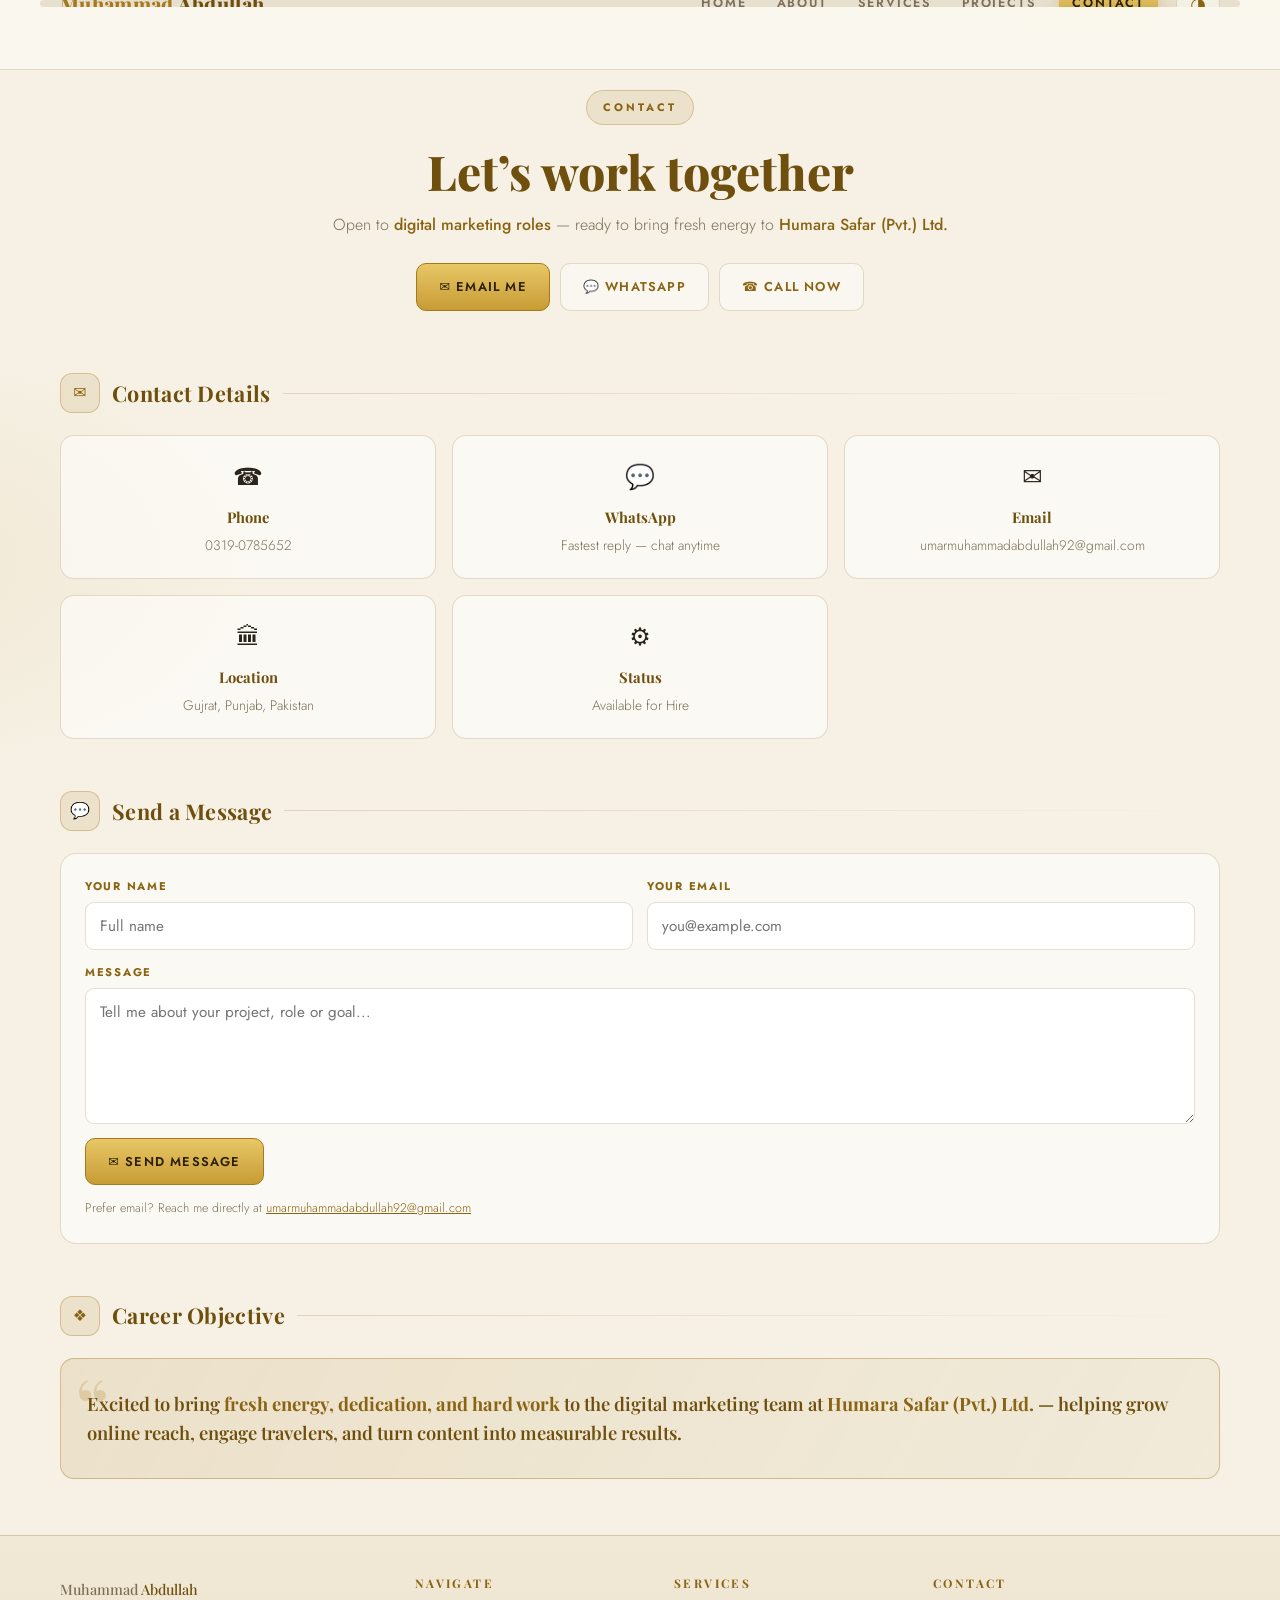
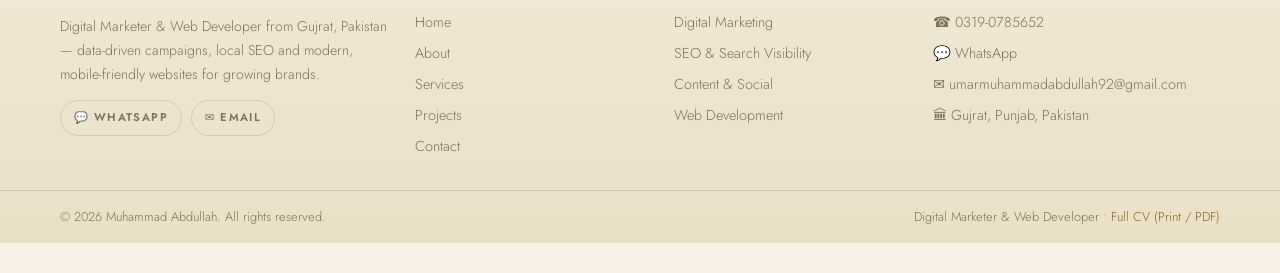
<file: contact.html>
<!DOCTYPE html>
<html lang="en">
<head>
<meta charset="UTF-8">
<meta name="viewport" content="width=device-width, initial-scale=1.0">
<title>Contact | Muhammad Abdullah — Digital Marketer & Web Developer</title>
<meta name="color-scheme" content="light dark">
<meta name="theme-color" content="#f6f1e4">
<link rel="manifest" href="manifest.webmanifest">
<link rel="apple-touch-icon" href="icon-180.png">
<script>try{var s=localStorage.getItem('cv-theme');if(!s&&window.matchMedia&&matchMedia('(prefers-color-scheme: dark)').matches)s='dark';if(s==='dark')document.documentElement.setAttribute('data-theme','dark')}catch(e){}</script>
<meta name="description" content="Contact Muhammad Abdullah — phone, WhatsApp and email. Open for digital marketing roles, freelance work and internships.">
<link rel="preload" href="fonts/jost-latin.woff2" as="font" type="font/woff2" crossorigin>
<link rel="preload" href="fonts/playfair-latin.woff2" as="font" type="font/woff2" crossorigin>
<style>
/* ================= RESET & TOKENS ================= */
*{margin:0;padding:0;box-sizing:border-box}
:root{
  --bg:#f6f1e4;
  --paper:#fefdf8;
  --panel:#f1e9d6;
  --panel-2:#eae0c8;
  --ink:#2b241a;
  --muted:#7d6f58;
  --gold:#a7791c;
  --gold-2:#8a6413;
  --gold-3:#6f4f0e;
  --gold-soft:rgba(167,121,28,.12);
  --line:rgba(129,93,30,.2);
  --shadow:0 18px 40px rgba(88,66,20,.14);
  --radius:16px;
  --serif:'Playfair Display',Georgia,serif;
  --sans:'Jost',system-ui,-apple-system,'Segoe UI',sans-serif;
  --head-h:70px;
}
@font-face {
  font-family:'Playfair Display';font-style:normal;font-weight:500 800;font-display:swap;
  src:url('fonts/playfair-latin.woff2') format('woff2');
}
@font-face {
  font-family:'Playfair Display';font-style:italic;font-weight:500;font-display:swap;
  src:url('fonts/playfair-latin-italic-500.woff2') format('woff2');
}
@font-face {
  font-family:'Jost';font-style:normal;font-weight:100 900;font-display:swap;
  src:url('fonts/jost-latin.woff2') format('woff2');
}

html{scroll-behavior:smooth}
body{
  font-family:var(--sans);
  background:
    radial-gradient(900px 400px at 85% -10%,rgba(167,121,28,.1),transparent 60%),
    radial-gradient(700px 400px at -10% 30%,rgba(167,121,28,.08),transparent 55%),
    var(--bg);
  color:var(--ink);
  line-height:1.6;
  font-weight:400;
  -webkit-font-smoothing:antialiased;
  padding-top:var(--head-h);
  padding-bottom:88px;
}
a{color:var(--gold-2)}
img{max-width:100%;display:block}
button{font-family:var(--sans)}
h1,h2,h3,h4{font-family:var(--serif)}

[data-theme=dark]{
  color-scheme:dark;
  --bg:#0e0d09;
  --paper:#131109;
  --panel:#1a1610;
  --panel-2:#131009;
  --ink:#efe7d6;
  --muted:#a89c82;
  --gold:#c79c35;
  --gold-2:#e0bb4f;
  --gold-3:#eacd77;
  --gold-soft:rgba(199,156,53,.12);
  --line:rgba(224,187,79,.18);
  --shadow:0 22px 50px rgba(0,0,0,.5);
}

/* ================= LAYOUT ================= */
.wrap{max-width:1200px;margin:0 auto;padding:0 20px}
main{padding-top:34px}

/* ================= HEADER ================= */
.sitehead{
  position:fixed;top:0;left:0;right:0;height:var(--head-h);z-index:100;
  background:rgba(251,248,239,.9);
  backdrop-filter:blur(14px);-webkit-backdrop-filter:blur(14px);
  border-bottom:1px solid var(--line);
}
[data-theme=dark] .sitehead{background:rgba(14,13,9,.9)}
.bar{display:flex;align-items:center;gap:18px;height:100%}
.logo{font-family:var(--serif);font-weight:800;font-size:1.25rem;letter-spacing:.3px;color:var(--gold);text-decoration:none;line-height:1;white-space:nowrap}
.logo span{color:var(--gold-3)}
[data-theme=dark] .logo span{color:var(--gold-2)}
.sitenav{display:flex;gap:4px}
@media(min-width:900px){.bar .sitenav{margin-left:auto}}
.sitenav a{
  position:relative;text-decoration:none;color:var(--muted);
  font-size:.78rem;font-weight:600;letter-spacing:1.8px;text-transform:uppercase;
  padding:9px 13px;border-radius:8px;transition:.2s;
}
.sitenav a:hover{color:var(--gold-2);background:var(--gold-soft)}
.sitenav a.active{color:#2b1f07;background:linear-gradient(180deg,#e8c766,#c79c35)}
.sitenav a.hire{
  margin-left:6px;color:#2b1f07;
  background:linear-gradient(180deg,#ecd079,#c79c35);
  box-shadow:0 8px 18px rgba(167,121,28,.3);
}
.sitenav a.hire:hover{transform:translateY(-1px)}
.icon-btn{
  width:44px;height:44px;border-radius:50%;border:1px solid var(--line);
  background:rgba(255,255,255,.5);color:var(--gold-2);font-size:1.1rem;cursor:pointer;
  display:grid;place-items:center;transition:.2s;flex:none;
}
.icon-btn:hover{border-color:rgba(167,121,28,.5);background:var(--gold-soft)}
[data-theme=dark] .icon-btn{background:rgba(255,255,255,.04)}
.burger{display:none;width:44px;height:44px;border-radius:10px;border:1px solid var(--line);background:rgba(255,255,255,.5);cursor:pointer;flex-direction:column;gap:5px;justify-content:center;align-items:center}
.burger span{width:18px;height:2px;background:var(--gold-2);border-radius:99px;transition:.3s}
.burger.open span:nth-child(1){transform:translateY(7px) rotate(45deg)}
.burger.open span:nth-child(2){opacity:0}
.burger.open span:nth-child(3){transform:translateY(-7px) rotate(-45deg)}
[data-theme=dark] .burger{background:rgba(255,255,255,.04)}

/* ================= BUTTONS ================= */
.btn{
  display:inline-flex;align-items:center;gap:9px;
  font-size:.8rem;font-weight:600;letter-spacing:1.2px;text-transform:uppercase;
  padding:13px 22px;border-radius:10px;text-decoration:none;cursor:pointer;
  border:1px solid transparent;transition:.25s;font-family:var(--sans);
}
.btn.primary{color:#2b1f07;border:1px solid var(--gold);background:linear-gradient(180deg,#e8c766,#c79c35)}
.btn.primary:hover{transform:translateY(-2px);box-shadow:0 14px 28px rgba(167,121,28,.35)}
.btn.ghost{color:var(--gold-2);border-color:var(--line);background:rgba(255,255,255,.45)}
.btn.ghost:hover{border-color:var(--gold);background:var(--gold-soft);transform:translateY(-2px)}
[data-theme=dark] .btn.ghost{background:rgba(255,255,255,.04)}

/* ================= PAGE HERO (inner pages) ================= */
.pagehero{text-align:center;padding:20px 0 40px;max-width:760px;margin:0 auto}
.kicker{
  display:inline-flex;align-items:center;gap:10px;
  font-size:.68rem;font-weight:700;letter-spacing:3px;text-transform:uppercase;color:var(--gold-2);
  background:var(--gold-soft);border:1px solid rgba(167,121,28,.3);
  padding:8px 16px;border-radius:99px;margin-bottom:20px;
}
.pagehero h1{font-size:clamp(2rem,5.4vmax,3rem);font-weight:800;color:var(--gold-3);line-height:1.1;margin-bottom:14px}
[data-theme=dark] .pagehero h1{color:var(--gold-2)}
.headline{font-size:1rem;color:var(--muted);font-weight:300;line-height:1.65}
.headline b{color:var(--gold-2);font-weight:500}

/* ================= SECTION HEADs ================= */
.sec-head{display:flex;align-items:center;gap:12px;margin-bottom:22px}
.sec-icon{
  width:40px;height:40px;flex:none;border-radius:12px;display:grid;place-items:center;font-size:1rem;
  background:var(--gold-soft);border:1px solid rgba(167,121,28,.35);color:var(--gold-2);
}
.sec-head h2{font-size:1.35rem;font-weight:700;color:var(--gold-3);letter-spacing:.3px;text-transform:none}
[data-theme=dark] .sec-head h2{color:var(--gold-2)}
.sec-line{flex:1;height:1px;background:linear-gradient(90deg,var(--line),transparent)}

/* ================= HOME HERO ================= */
.hero{display:grid;gap:32px;align-items:center;padding:16px 0 8px}
.hero-badge{
  display:inline-flex;align-items:center;gap:9px;
  font-size:.66rem;font-weight:700;letter-spacing:2.6px;text-transform:uppercase;
  color:var(--gold-2);background:var(--gold-soft);border:1px solid rgba(167,121,28,.35);
  padding:8px 15px;border-radius:99px;margin-bottom:20px;
}
.hero-badge .hdot{width:8px;height:8px;border-radius:50%;background:#22c55e;animation:pulse 2.2s infinite}
@keyframes pulse{0%{box-shadow:0 0 0 0 rgba(34,197,94,.5)}70%{box-shadow:0 0 0 9px rgba(34,197,94,0)}100%{box-shadow:0 0 0 0 rgba(34,197,94,0)}}
.hero h1{font-size:clamp(2.2rem,6vmax,3.6rem);font-weight:800;line-height:1.06;color:var(--gold-3);margin-bottom:18px;letter-spacing:.3px}
[data-theme=dark] .hero h1{color:var(--gold-2)}
.hero h1 .accent{color:var(--gold-2);position:relative;white-space:nowrap}
[data-theme=dark] .hero h1 .accent{color:var(--gold-3)}
.hero h1 .accent::after{content:"";position:absolute;left:0;right:0;bottom:3px;height:7px;background:rgba(167,121,28,.22);border-radius:99px;z-index:-1}
.hero-sub{font-size:clamp(.98rem,1.8vmax,1.08rem);color:var(--muted);font-weight:300;max-width:560px;margin-bottom:26px;line-height:1.65}
.hero-sub b{color:var(--gold-2);font-weight:500}
.hero-cta{display:flex;gap:10px;flex-wrap:wrap;margin-bottom:22px}
.hero-social{display:flex;gap:9px;flex-wrap:wrap}
.hero-social a{
  display:inline-flex;align-items:center;gap:6px;text-decoration:none;
  font-size:.7rem;font-weight:600;letter-spacing:1.4px;text-transform:uppercase;color:var(--muted);
  border:1px solid var(--line);background:rgba(255,255,255,.55);padding:8px 13px;border-radius:99px;transition:.25s;
}
.hero-social a:hover{color:var(--gold-2);border-color:rgba(167,121,28,.55);transform:translateY(-2px)}
[data-theme=dark] .hero-social a{background:rgba(255,255,255,.04)}

.hero-media{position:relative;justify-self:center;width:100%;max-width:340px}
.hero-photo{
  position:relative;border-radius:24px;overflow:hidden;aspect-ratio:1/1.08;
  background:linear-gradient(160deg,#f1e7d2,#e2cfa3);border:1px solid rgba(167,121,28,.45);
  box-shadow:0 30px 60px rgba(88,66,20,.28),0 0 0 1px rgba(167,121,28,.1);
}
.hero-photo img{width:100%;height:100%;object-fit:cover;object-position:center 14%;filter:sepia(.1) contrast(1.03)}
.hero-photo::after{content:"";position:absolute;inset:0;background:linear-gradient(180deg,transparent 58%,rgba(43,36,26,.28))}
.hero-glow{position:absolute;inset:-16%;background:radial-gradient(circle,rgba(167,121,28,.32),transparent 65%);z-index:-1;filter:blur(8px)}
.float-badge{
  position:absolute;display:inline-flex;align-items:center;gap:6px;font-size:.7rem;font-weight:700;letter-spacing:1.6px;text-transform:uppercase;
  padding:9px 14px;border-radius:99px;color:#221906;background:linear-gradient(180deg,#e8c766,#c79c35);
  box-shadow:0 14px 28px rgba(167,121,28,.35);animation:floaty 5.2s ease-in-out infinite;
}
.float-badge.b1{top:7%;left:-12%}
.float-badge.b2{top:45%;right:-13%;animation-delay:1.3s}
.float-badge.b3{bottom:6%;left:-9%;animation-delay:2.2s}
@keyframes floaty{0%,100%{transform:translateY(0)}50%{transform:translateY(-9px)}}

/* ================= STATS ================= */
.stats{display:grid;grid-template-columns:repeat(2,1fr);gap:12px;padding-top:10px}
.stat{
  background:linear-gradient(160deg,rgba(167,121,28,.08),rgba(255,255,255,.5));
  border:1px solid var(--line);border-radius:14px;padding:22px 14px;text-align:center;transition:.3s;
}
.stat:hover{transform:translateY(-4px);border-color:rgba(167,121,28,.5);box-shadow:0 16px 32px rgba(88,66,20,.12)}
.stat .n{font-family:var(--serif);font-size:2rem;font-weight:800;color:var(--gold-2);line-height:1}
.stat .l{font-size:.64rem;font-weight:600;letter-spacing:2px;text-transform:uppercase;color:var(--muted);margin-top:8px;line-height:1.4}
[data-theme=dark] .stat{background:linear-gradient(160deg,rgba(199,156,53,.1),rgba(255,255,255,.02))}

/* ================= SERVICES ================= */
.services{display:grid;grid-template-columns:1fr;gap:14px}
.service{
  position:relative;border-radius:14px;overflow:hidden;padding:24px 20px;
  background:linear-gradient(160deg,rgba(255,255,255,.7),rgba(255,255,255,.35));
  border:1px solid var(--line);transition:.3s;
}
.service::before{content:"";position:absolute;left:0;top:0;width:100%;height:2.5px;background:linear-gradient(90deg,var(--gold-2),transparent);transform:scaleX(0);transform-origin:left;transition:.4s}
.service:hover{transform:translateY(-5px);border-color:rgba(167,121,28,.5);box-shadow:0 18px 36px rgba(88,66,20,.14)}
.service:hover::before{transform:scaleX(1)}
.service .sv-ic{
  width:46px;height:46px;border-radius:13px;display:grid;place-items:center;font-size:1.15rem;
  background:var(--gold-soft);border:1px solid rgba(167,121,28,.35);color:var(--gold-2);margin-bottom:15px;
}
.service h3{font-family:var(--serif);font-size:1.05rem;font-weight:700;color:var(--gold-3);margin:0 0 8px;text-transform:none;letter-spacing:.2px}
.service p{font-size:.88rem;color:var(--muted);font-weight:300;margin:0;line-height:1.6}
[data-theme=dark] .service{background:linear-gradient(160deg,rgba(255,255,255,.05),rgba(255,255,255,.02))}

/* ================= FEATURED WORK ================= */
.featured{display:grid;grid-template-columns:1fr;gap:16px}
.feat{
  display:flex;flex-direction:column;border-radius:14px;overflow:hidden;
  background:rgba(255,255,255,.6);border:1px solid var(--line);
  text-decoration:none;color:inherit;transition:.3s;
}
.feat:hover{transform:translateY(-6px);border-color:rgba(167,121,28,.5);box-shadow:0 22px 44px rgba(88,66,20,.16)}
.feat .f-img{position:relative;background:linear-gradient(160deg,#f3ead7,#e9dbb6);padding:36px 0;display:grid;place-items:center}
.feat .f-tag{
  position:absolute;top:12px;left:12px;z-index:1;font-size:.6rem;font-weight:700;letter-spacing:1.7px;text-transform:uppercase;
  background:rgba(43,36,26,.8);color:#f4ead2;padding:4px 10px;border-radius:99px;backdrop-filter:blur(4px);
}
.feat .f-img img{width:90px;height:90px;object-fit:contain;border-radius:50%;background:#fff;border:1px solid rgba(167,121,28,.5);padding:6px;box-shadow:0 14px 30px rgba(88,66,20,.22);transition:.4s}
.feat:hover .f-img img{transform:scale(1.09) rotate(-4deg)}
.feat .f-body{padding:18px;display:flex;flex-direction:column;gap:8px;flex:1}
.feat h3{font-family:var(--serif);font-size:1.06rem;font-weight:700;color:var(--gold-3);margin:0;text-transform:none}
.feat p{font-size:.85rem;color:var(--muted);font-weight:300;margin:0;line-height:1.6;flex:1}
.feat .f-links{display:flex;flex-wrap:wrap;gap:4px 14px;margin-top:4px}
.feat .f-links a{font-size:.68rem;font-weight:600;letter-spacing:1.3px;text-transform:uppercase;color:var(--gold-2);text-decoration:none;border-bottom:1px solid rgba(167,121,28,.4);transition:.2s;padding-bottom:1px}
.feat .f-links a:hover{color:var(--gold-3);border-color:var(--gold)}
[data-theme=dark] .feat{background:rgba(255,255,255,.04)}
[data-theme=dark] .feat .f-img{background:linear-gradient(160deg,#241f16,#1a1610)}
[data-theme=dark] .feat .f-img img{background:#fff}

/* ================= ABOUT PREVIEW / ABOUT PAGE ================= */
.about-split{display:grid;gap:26px;align-items:center}
.about-photo{
  position:relative;border-radius:22px;overflow:hidden;aspect-ratio:1/1.05;max-width:360px;margin:0 auto;
  border:1px solid rgba(167,121,28,.45);box-shadow:0 22px 48px rgba(88,66,20,.2);
}
.about-photo img{width:100%;height:100%;object-fit:cover;object-position:center 16%;filter:sepia(.1) contrast(1.03)}
.about-photo::after{content:"";position:absolute;inset:0;background:linear-gradient(180deg,transparent 60%,rgba(43,36,26,.22))}
.about-txt p{color:var(--muted);font-weight:300;font-size:.95rem;margin-bottom:14px;line-height:1.7}
.about-txt p b{color:var(--gold-2);font-weight:500}
.summary{
  background:linear-gradient(120deg,rgba(167,121,28,.1),transparent);
  border-left:3px solid var(--gold);border-radius:0 14px 14px 0;
  padding:18px 20px;font-size:.95rem;color:var(--muted);font-weight:300;line-height:1.7;
}
.summary b{color:var(--gold-2);font-weight:500}

/* ================= SKILLS / FACTS / LANGUAGES ================= */
.skill-grid{display:grid;gap:14px}
.skill{border:1px solid var(--line);border-radius:12px;padding:15px 16px;background:rgba(255,255,255,.45)}
[data-theme=dark] .skill{background:rgba(255,255,255,.03)}
.skill-top{display:flex;justify-content:space-between;align-items:baseline;margin-bottom:9px}
.skill-top span{font-size:.86rem;font-weight:500;color:var(--gold-3)}
[data-theme=dark] .skill-top span{color:var(--gold-2)}
.skill-top b{font-size:.82rem;color:var(--gold-2)}
.bar{height:7px;background:rgba(129,93,30,.15);border-radius:99px;overflow:hidden}
.bar i{display:block;height:100%;width:0;border-radius:99px;background:linear-gradient(90deg,#c79c35,#ecd079);transition:width 1s cubic-bezier(.2,.7,.2,1)}

.facts{display:grid;grid-template-columns:1fr;gap:12px}
.fact{background:rgba(255,255,255,.5);border:1px solid var(--line);border-radius:12px;padding:16px 18px;transition:.25s}
.fact:hover{border-color:rgba(167,121,28,.5);transform:translateY(-3px)}
.fact .k{font-size:.72rem;font-weight:700;letter-spacing:2px;text-transform:uppercase;color:var(--gold-2);margin-bottom:6px}
.fact .v{font-size:.9rem;color:var(--muted);font-weight:300}
[data-theme=dark] .fact{background:rgba(255,255,255,.03)}

.langs{display:grid;grid-template-columns:1fr;gap:10px}
.lang{display:flex;justify-content:space-between;gap:14px;align-items:baseline;border:1px solid var(--line);border-radius:10px;padding:13px 16px;background:rgba(255,255,255,.45)}
.lang span{font-size:.9rem;font-weight:500;color:var(--gold-3)}
.lang b{font-size:.78rem;color:var(--muted);font-weight:400;text-align:right;max-width:70%}
[data-theme=dark] .lang{background:rgba(255,255,255,.03)}
[data-theme=dark] .lang span{color:var(--gold-2)}

/* ================= EDUCATION LIST ================= */
.edu-list{display:grid;gap:12px}
.edu{display:flex;flex-direction:column;gap:10px;border:1px solid var(--line);border-radius:12px;padding:16px 18px;background:rgba(255,255,255,.5);transition:.25s}
.edu:hover{border-color:rgba(167,121,28,.5);transform:translateX(4px)}
.edu-main h3{font-size:1rem;font-weight:700;color:var(--gold-3);margin-bottom:3px}
.edu-school{font-size:.82rem;color:var(--muted);font-weight:300;margin-bottom:6px}
.edu-link{font-size:.76rem;font-weight:600;letter-spacing:1px;text-transform:uppercase;color:var(--gold-2);text-decoration:none}
.edu-link:hover{text-decoration:underline}
.edu-side{display:flex;align-items:center;gap:10px;flex-wrap:wrap}
.tag{
  font-size:.62rem;font-weight:700;letter-spacing:1.6px;text-transform:uppercase;
  padding:4px 10px;border-radius:99px;background:var(--gold-soft);color:var(--gold-2);
  border:1px solid rgba(167,121,28,.35);
}
.tag.pending{background:rgba(167,121,28,.06);color:var(--muted);border-color:var(--line)}
.tag.current{background:rgba(34,197,94,.12);color:#15803d;border-color:rgba(34,197,94,.35)}
[data-theme=dark] .tag.current{color:#4ade80}
.edu-year{font-size:.72rem;color:var(--muted);font-weight:500;letter-spacing:1px;text-transform:uppercase}
[data-theme=dark] .edu{background:rgba(255,255,255,.03)}

/* ================= CARDS (generic) ================= */
.cards{display:grid;grid-template-columns:1fr;gap:14px}
.card{
  background:rgba(255,255,255,.55);border:1px solid var(--line);border-radius:12px;
  padding:18px;transition:.25s;display:flex;flex-direction:column;gap:8px;
}
.card:hover{border-color:rgba(167,121,28,.5);transform:translateY(-4px);box-shadow:0 16px 32px rgba(88,66,20,.12)}
.card .top{display:flex;align-items:center;gap:12px;margin-bottom:4px}
.card .top .ic{
  width:40px;height:40px;flex:none;border-radius:11px;display:grid;place-items:center;font-size:1rem;
  background:var(--gold-soft);border:1px solid rgba(167,121,28,.35);
}
.card h4{font-size:1rem;color:var(--gold-3);font-weight:700}
.card p{font-size:.87rem;color:var(--muted);font-weight:300}
.card .status{font-size:.72rem;font-weight:600;letter-spacing:1px;color:var(--gold-2)}
[data-theme=dark] .card{background:rgba(255,255,255,.03)}

/* ================= PROJECTS / TIMELINE ================= */
.timeline{display:grid;gap:18px}
.job{border:1px solid var(--line);border-radius:14px;padding:20px;background:rgba(255,255,255,.55);transition:.25s}
.job:hover{border-color:rgba(167,121,28,.5);box-shadow:0 16px 34px rgba(88,66,20,.12)}
.job-head{display:flex;align-items:center;gap:14px;margin-bottom:12px}
.job-head img.proj-logo{width:58px;height:58px;object-fit:contain;border-radius:50%;background:#fff;border:1px solid rgba(167,121,28,.5);padding:4px;box-shadow:0 8px 18px rgba(88,66,20,.16)}
.job h3{font-size:1.1rem;font-weight:700;color:var(--gold-3)}
.meta{display:flex;align-items:center;gap:10px;flex-wrap:wrap;margin-bottom:10px}
.proj-link{font-size:.82rem;color:var(--gold-2);text-decoration:none;font-weight:500}
.proj-link:hover{text-decoration:underline}
.proj-social{display:flex;gap:8px;align-items:center;font-size:.78rem;margin-bottom:10px;flex-wrap:wrap}
.proj-social a{color:var(--muted);text-decoration:none;font-weight:500}
.proj-social a:hover{color:var(--gold-2);text-decoration:underline}
.job ul{list-style:none;display:grid;gap:6px}
.job ul li{position:relative;padding-left:20px;font-size:.88rem;color:var(--muted);font-weight:300}
.job ul li::before{content:"\2713";position:absolute;left:0;top:0;color:var(--gold-2);font-weight:700}
[data-theme=dark] .job{background:rgba(255,255,255,.03)}

/* ================= CONTACT ================= */
.contact-grid{display:grid;grid-template-columns:1fr;gap:12px}
.contact-card{
  border:1px solid var(--line);border-radius:14px;padding:22px 18px;text-align:center;text-decoration:none;
  background:rgba(255,255,255,.55);transition:.25s;display:block;color:inherit;
}
a.contact-card:hover{transform:translateY(-5px);border-color:rgba(167,121,28,.5);box-shadow:0 18px 36px rgba(88,66,20,.14)}
.contact-card .big-ic{font-size:1.5rem;margin-bottom:10px}
.contact-card h4{font-size:.92rem;color:var(--gold-3);margin-bottom:4px;font-weight:700}
.contact-card p{font-size:.86rem;color:var(--muted);font-weight:300;word-break:break-word}
[data-theme=dark] .contact-card{background:rgba(255,255,255,.03)}
[data-theme=dark] .contact-card h4{color:var(--gold-2)}

.goal{position:relative;border-radius:14px;padding:30px 26px;background:linear-gradient(120deg,rgba(167,121,28,.13),rgba(167,121,28,.05));border:1px solid rgba(167,121,28,.4)}
.goal .big{position:absolute;top:6px;left:14px;font-family:var(--serif);font-size:5rem;color:rgba(167,121,28,.22);line-height:1}
.goal p{position:relative;font-family:var(--serif);font-size:1.15rem;line-height:1.6;color:var(--gold-3);font-weight:600}
.goal p b{color:var(--gold-2)}
[data-theme=dark] .goal{background:linear-gradient(120deg,rgba(199,156,53,.16),rgba(199,156,53,.04))}
[data-theme=dark] .goal p{color:var(--gold-2)}

/* ================= CONTACT FORM ================= */
.contact-form{
  display:grid;gap:14px;border-radius:16px;padding:24px;
  background:rgba(255,255,255,.55);border:1px solid var(--line);
}
[data-theme=dark] .contact-form{background:rgba(255,255,255,.03)}
.contact-form label{display:grid;gap:6px;font-size:.7rem;font-weight:700;letter-spacing:1.7px;text-transform:uppercase;color:var(--gold-2)}
.contact-form input,.contact-form textarea{
  font-family:var(--sans);font-size:.95rem;color:var(--ink);padding:12px 14px;border-radius:9px;
  border:1px solid var(--line);background:#fff;transition:.2s;width:100%;
}
[data-theme=dark] .contact-form input,[data-theme=dark] .contact-form textarea{background:#191610;color:#efe7d6;border-color:rgba(224,187,79,.2)}
.contact-form input:focus,.contact-form textarea:focus{outline:none;border-color:var(--gold);box-shadow:0 0 0 3px rgba(167,121,28,.12)}
.form-row{display:grid;gap:14px}
@media(min-width:640px){.form-row{grid-template-columns:1fr 1fr}}
.contact-form .btn{justify-self:start}

/* ================= MISSION ================= */
.mission{
  position:relative;overflow:hidden;border-radius:16px;
  background:linear-gradient(120deg,rgba(167,121,28,.13),rgba(167,121,28,.05));
  border:1px solid rgba(167,121,28,.4);padding:28px 24px;
}
.mission::before{content:"\201C";position:absolute;top:-36px;left:2px;font-family:var(--serif);font-size:9rem;color:rgba(167,121,28,.16);line-height:1;pointer-events:none}
.mission p{position:relative;margin:0;font-family:var(--serif);font-size:clamp(1.05rem,2vmax,1.28rem);color:var(--gold-3);line-height:1.55;font-weight:600}
.mission p b{color:var(--gold-2)}
.mission .who{position:relative;display:block;margin-top:14px;font-family:var(--sans);font-size:.7rem;font-weight:600;letter-spacing:2.6px;text-transform:uppercase;color:var(--muted)}
[data-theme=dark] .mission{background:linear-gradient(120deg,rgba(199,156,53,.16),rgba(199,156,53,.04))}
[data-theme=dark] .mission p{color:var(--gold-2)}

/* ================= CTA ================= */
.cta{
  display:flex;flex-direction:column;align-items:flex-start;gap:18px;position:relative;overflow:hidden;
  border-radius:18px;padding:34px 28px;
  background:linear-gradient(120deg,#100d08,#241d11 55%,#33270f);
  border:1px solid rgba(167,121,28,.5);box-shadow:0 30px 60px rgba(0,0,0,.45);
}
.cta::before{content:"";position:absolute;inset:0;background:radial-gradient(640px 220px at 82% -22%,rgba(232,199,102,.34),transparent 62%)}
.cta > *{position:relative}
.cta h2{font-family:var(--serif);color:#f4ead2;font-size:clamp(1.3rem,2.6vmax,1.85rem);text-transform:none;letter-spacing:.4px;margin:0}
.cta p{color:#cbbfa0;font-size:.92rem;font-weight:300;margin:0;max-width:540px;line-height:1.6}
.cta .btn.primary{background:linear-gradient(180deg,#ecd079,#c79c35);box-shadow:0 16px 34px rgba(0,0,0,.4)}
.cta .btn.ghost{color:#f4ead2;border-color:rgba(244,234,210,.45);background:transparent}
.cta .btn.ghost:hover{background:rgba(244,234,210,.08);color:#f4ead2}

/* ================= FOOTER ================= */
.sitefoot{background:linear-gradient(180deg,var(--panel),var(--panel-2));border-top:1px solid var(--line);margin-top:56px}
[data-theme=dark] .sitefoot{background:linear-gradient(180deg,#141108,#100d08)}
.fcols{display:grid;grid-template-columns:1fr;gap:26px;padding:38px 20px 28px}
.fcol h4{font-size:.74rem;font-weight:700;letter-spacing:2.4px;text-transform:uppercase;color:var(--gold-2);margin-bottom:14px}
.fcol a{display:block;text-decoration:none;color:var(--muted);font-size:.9rem;font-weight:300;padding:4px 0;transition:.2s}
.fcol a:hover{color:var(--gold-2);padding-left:4px}
.fcol p{color:var(--muted);font-size:.88rem;font-weight:300;margin-bottom:14px;line-height:1.7}
.fbrand{font-family:var(--serif);font-weight:800;font-size:1.2rem;color:var(--gold);text-decoration:none;display:inline-block;margin-bottom:10px}
.fbrand span{color:var(--gold-3)}
.fsocial{display:flex;gap:9px;flex-wrap:wrap}
.fbase{border-top:1px solid var(--line)}
.fbase .wrap{display:flex;flex-direction:column;gap:6px;align-items:center;justify-content:space-between;padding:16px 20px;color:var(--muted);font-size:.8rem;font-weight:300;text-align:center}
.fbase a{color:var(--gold-2);text-decoration:none}

/* ================= FIXED UTILITIES ================= */
.scroll-progress{position:fixed;top:0;left:0;height:3px;background:linear-gradient(90deg,#8a6413,#e8c766);z-index:200;width:0}
.to-top{
  position:fixed;bottom:92px;right:16px;width:46px;height:46px;border-radius:50%;z-index:90;
  border:1px solid rgba(167,121,28,.5);background:rgba(250,246,237,.95);color:var(--gold-2);cursor:pointer;
  display:grid;place-items:center;opacity:0;pointer-events:none;transition:.3s;font-size:1rem;
  box-shadow:0 10px 24px rgba(88,66,20,.18);
}
.to-top.show{opacity:1;pointer-events:auto}
.to-top:hover{transform:translateY(-3px)}

/* mobile quick-contact bar */
.mob-bar{
  position:fixed;left:0;right:0;bottom:0;z-index:150;display:flex;
  background:rgba(250,246,237,.96);backdrop-filter:blur(12px);-webkit-backdrop-filter:blur(12px);
  border-top:1px solid var(--line);
}
[data-theme=dark] .mob-bar{background:rgba(24,21,15,.96)}
.mob-bar a,.mob-bar button{
  flex:1;display:flex;flex-direction:column;align-items:center;gap:2px;justify-content:center;
  padding:10px 4px;text-decoration:none;color:var(--gold-2);font-size:.62rem;font-weight:600;
  letter-spacing:1px;text-transform:uppercase;background:none;border:none;cursor:pointer;
}
.mob-bar a:first-child{color:var(--gold-3)}
.mob-bar a:active,.mob-bar button:active{transform:scale(.97)}

/* ================= REVEAL ================= */
.reveal{opacity:0;transform:translateY(24px);transition:opacity .75s ease,transform .75s ease}
.reveal.in{opacity:1;transform:none}
@media(prefers-reduced-motion:reduce){.reveal{opacity:1;transform:none;transition:none}}

/* ================= SECTIONS ================= */
section{margin-bottom:52px}

/* ================= RESPONSIVE ================= */
@media(min-width:640px){
  .stats{grid-template-columns:repeat(4,1fr);gap:14px}
  .services{grid-template-columns:repeat(2,1fr)}
  .featured{grid-template-columns:repeat(3,1fr)}
  .facts{grid-template-columns:repeat(2,1fr);gap:14px}
  .skill-grid{grid-template-columns:repeat(2,1fr)}
  .langs{grid-template-columns:repeat(2,1fr)}
  .contact-grid{grid-template-columns:repeat(2,1fr);gap:16px}
  .cards{grid-template-columns:repeat(auto-fit,minmax(230px,1fr));gap:16px}
  .cta{flex-direction:row;align-items:center;justify-content:space-between}
  .fcols{grid-template-columns:repeat(2,1fr);gap:20px}
  .edu-main{flex:1}
}
@media(min-width:900px){
  body{padding-bottom:30px}
  .mob-bar{display:none}
  .hero{grid-template-columns:1.2fr .8fr}
  .services{grid-template-columns:repeat(4,1fr)}
  .hero-media{max-width:360px}
  .about-split{grid-template-columns:minmax(300px,420px) 1fr}
  .langs{grid-template-columns:repeat(3,1fr)}
  .contact-grid{grid-template-columns:repeat(3,1fr);gap:16px}
  .edu{flex-direction:row;align-items:center;justify-content:space-between}
  .edu-side{flex-direction:row}
  .fcols{grid-template-columns:1.4fr 1fr 1fr 1.2fr}
  .fbase .wrap{flex-direction:row;text-align:left}
  main{padding-top:46px}
}
@media(min-width:1200px){
  .hero h1{font-size:3.4rem}
  .stats .n{font-size:2.2rem}
}

/* mobile hamburger dropdown */
@media(max-width:899px){
  .burger{display:flex}
  .theme-btn-hdr{margin-left:auto}
  .sitenav{
    position:fixed;top:var(--head-h);left:0;right:0;z-index:99;
    flex-direction:column;gap:6px;padding:18px 20px 26px;
    background:rgba(251,248,239,.98);
    backdrop-filter:blur(16px);-webkit-backdrop-filter:blur(16px);
    border-bottom:1px solid var(--line);
    box-shadow:0 30px 50px rgba(88,66,20,.15);
    transform:translateY(-10px);opacity:0;pointer-events:none;transition:.28s;
  }
  .sitenav.open{opacity:1;transform:none;pointer-events:auto}
  .sitenav a{padding:13px 14px;font-size:.85rem;border-radius:10px}
  .sitenav a.hire{text-align:center;margin-left:0;margin-top:6px}
  [data-theme=dark] .sitenav{background:rgba(14,13,9,.98)}
}

/* ================= PRINT ================= */
@media print{
  body{padding:0}
  .sitehead,.mob-bar,.to-top,.scroll-progress,.no-print{display:none!important}
  main{padding-top:0}
  section{break-inside:avoid}
  .hero,.about-split{display:block}
  .hero-media{display:none}
  .stats,.features{break-inside:avoid}
  h1,h2,h3,h4,.card h4,.service h3,.feat h3{color:#1c1810!important}
}
</style>
</head>
<body>
<header class="sitehead">
  <div class="wrap bar">
    <a class="logo" href="index.html">Muhammad<span> Abdullah</span></a>
    <nav class="sitenav" id="sitenav">
      <a href="index.html">Home</a>
      <a href="about.html">About</a>
      <a href="services.html">Services</a>
      <a href="projects.html">Projects</a>
      <a href="contact.html" class="hire" class="active">Contact</a>
    </nav>
    <button class="icon-btn theme-btn-hdr" id="themeBtn" aria-label="Toggle dark mode" title="Toggle dark mode">&#9681;</button>
    <button class="burger" id="burger" aria-label="Open menu" aria-expanded="false"><span></span><span></span><span></span></button>
  </div>
</header>
<main class="wrap">

<header class="pagehero">
  <div class="kicker">Contact</div>
  <h1>Let&rsquo;s work together</h1>
  <p class="headline">Open to <b>digital marketing roles</b> &mdash; ready to bring fresh energy to <b>Humara Safar (Pvt.) Ltd.</b></p>
  <div class="hero-cta" style="justify-content:center;margin-top:24px">
    <a class="btn primary" href="mailto:umarmuhammadabdullah92@gmail.com">&#9993; Email Me</a>
    <a class="btn ghost" href="https://wa.me/923190785652" target="_blank" rel="noopener">&#128172; WhatsApp</a>
    <a class="btn ghost" href="tel:03190785652">&#9742; Call Now</a>
  </div>
</header>

<section class="reveal in">
  <div class="sec-head">
    <div class="sec-icon">&#9993;</div>
    <h2>Contact Details</h2>
    <div class="sec-line"></div>
  </div>
  <div class="contact-grid">
    <a class="contact-card" href="tel:03190785652">
      <div class="big-ic">&#9742;</div>
      <h4>Phone</h4>
      <p>0319-0785652</p>
    </a>
    <a class="contact-card" href="https://wa.me/923190785652" target="_blank" rel="noopener">
      <div class="big-ic">&#128172;</div>
      <h4>WhatsApp</h4>
      <p>Fastest reply &mdash; chat anytime</p>
    </a>
    <a class="contact-card" href="mailto:umarmuhammadabdullah92@gmail.com">
      <div class="big-ic">&#9993;</div>
      <h4>Email</h4>
      <p>umarmuhammadabdullah92@gmail.com</p>
    </a>
    <div class="contact-card">
      <div class="big-ic">&#127963;</div>
      <h4>Location</h4>
      <p>Gujrat, Punjab, Pakistan</p>
    </div>
    <div class="contact-card">
      <div class="big-ic">&#9881;</div>
      <h4>Status</h4>
      <p>Available for Hire</p>
    </div>
  </div>
</section>

<section class="reveal">
  <div class="sec-head">
    <div class="sec-icon">&#128172;</div>
    <h2>Send a Message</h2>
    <div class="sec-line"></div>
  </div>
  <form class="contact-form" action="mailto:umarmuhammadabdullah92@gmail.com" method="post" enctype="text/plain" onsubmit="return sendMsg(this)">
    <div class="form-row">
      <label>Your Name<input type="text" name="name" required placeholder="Full name"></label>
      <label>Your Email<input type="email" name="email" required placeholder="you@example.com"></label>
    </div>
    <label>Message<textarea name="message" rows="5" required placeholder="Tell me about your project, role or goal..."></textarea></label>
    <button class="btn primary" type="submit">&#9993; Send Message</button>
    <p style="font-size:.78rem;color:var(--muted);font-weight:300">Prefer email? Reach me directly at <a href="mailto:umarmuhammadabdullah92@gmail.com">umarmuhammadabdullah92@gmail.com</a></p>
  </form>
</section>

<section class="reveal">
  <div class="sec-head">
    <div class="sec-icon">&#10070;</div>
    <h2>Career Objective</h2>
    <div class="sec-line"></div>
  </div>
  <div class="goal">
    <div class="big">&ldquo;</div>
    <p>Excited to bring <b>fresh energy, dedication, and hard work</b> to the digital marketing team at <b>Humara Safar (Pvt.) Ltd.</b> &mdash; helping grow online reach, engage travelers, and turn content into measurable results.</p>
  </div>
</section>

<script>
function sendMsg(f){
  var name=f.name.value.trim(),email=f.email.value.trim(),msg=f.message.value.trim();
  var subject=encodeURIComponent('Message from '+name);
  var body=encodeURIComponent('Name: '+name+'
Email: '+email+'

'+msg);
  location.href='mailto:umarmuhammadabdullah92@gmail.com?subject='+subject+'&body='+body;
  return false;
}
</script>
</main>
<footer class="sitefoot">
  <div class="fcols wrap">
    <div class="fcol">
      <a class="fbrand" href="index.html">Muhammad<span> Abdullah</span></a>
      <p>Digital Marketer &amp; Web Developer from Gujrat, Pakistan &mdash; data-driven campaigns, local SEO and modern, mobile-friendly websites for growing brands.</p>
      <div class="fsocial">
        <a class="hero-social" style="border:1px solid var(--line);padding:8px 13px;border-radius:99px;display:inline-flex;gap:6px;align-items:center;font-size:.7rem;font-weight:600;letter-spacing:1.4px;text-transform:uppercase" href="https://wa.me/923190785652" target="_blank" rel="noopener">&#128172; WhatsApp</a>
        <a class="hero-social" style="border:1px solid var(--line);padding:8px 13px;border-radius:99px;display:inline-flex;gap:6px;align-items:center;font-size:.7rem;font-weight:600;letter-spacing:1.4px;text-transform:uppercase" href="mailto:umarmuhammadabdullah92@gmail.com">&#9993; Email</a>
      </div>
    </div>
    <div class="fcol">
      <h4>Navigate</h4>
      <a href="index.html">Home</a>
      <a href="about.html">About</a>
      <a href="services.html">Services</a>
      <a href="projects.html">Projects</a>
      <a href="contact.html">Contact</a>
    </div>
    <div class="fcol">
      <h4>Services</h4>
      <a href="services.html">Digital Marketing</a>
      <a href="services.html">SEO &amp; Search Visibility</a>
      <a href="services.html">Content &amp; Social</a>
      <a href="services.html">Web Development</a>
    </div>
    <div class="fcol">
      <h4>Contact</h4>
      <a href="tel:03190785652">&#9742; 0319-0785652</a>
      <a href="https://wa.me/923190785652" target="_blank" rel="noopener">&#128172; WhatsApp</a>
      <a href="mailto:umarmuhammadabdullah92@gmail.com">&#9993; umarmuhammadabdullah92@gmail.com</a>
      <a href="https://maps.google.com/?q=Gujrat,Punjab,Pakistan" target="_blank" rel="noopener">&#127963; Gujrat, Punjab, Pakistan</a>
    </div>
  </div>
  <div class="fbase">
    <div class="wrap">
      <span>&copy; 2026 Muhammad Abdullah. All rights reserved.</span>
      <span>Digital Marketer &amp; Web Developer &bull; <a href="print-cv.html">Full CV (Print / PDF)</a></span>
    </div>
  </div>
</footer>
<div class="scroll-progress" id="scrollProgress"></div>
<button class="to-top" id="toTop" aria-label="Back to top">&#9650;</button>
<div class="mob-bar">
  <a href="tel:03190785652">&#9742; Call</a>
  <a href="https://wa.me/923190785652" target="_blank" rel="noopener">&#128172; WhatsApp</a>
  <a href="mailto:umarmuhammadabdullah92@gmail.com">&#9993; Email</a>
  <button onclick="window.print()">&#11015; CV</button>
</div>
<script>
(function(){
  var bar=document.getElementById('scrollProgress');
  function onScroll(){
    var h=document.documentElement;
    var max=h.scrollHeight-h.clientHeight;
    bar.style.width=(max>0?(h.scrollTop||document.body.scrollTop)/max*100:0)+'%';
  }
  document.addEventListener('scroll',onScroll,{passive:true});
  onScroll();

  var toTop=document.getElementById('toTop');
  function onTopScroll(){toTop.classList.toggle('show',(window.scrollY||document.body.scrollTop)>500);}
  document.addEventListener('scroll',onTopScroll,{passive:true});
  onTopScroll();
  toTop.addEventListener('click',function(){window.scrollTo({top:0,behavior:'smooth'});});

  var burger=document.getElementById('burger'),menu=document.getElementById('sitenav');
  if(burger&&menu){
    burger.addEventListener('click',function(e){
      e.stopPropagation();
      var o=menu.classList.toggle('open');
      burger.classList.toggle('open',o);
      burger.setAttribute('aria-expanded',o?'true':'false');
    });
    document.addEventListener('click',function(e){
      if(menu.classList.contains('open')&&!menu.contains(e.target)&&!burger.contains(e.target)){
        menu.classList.remove('open');burger.classList.remove('open');
        burger.setAttribute('aria-expanded','false');
      }
    });
    menu.querySelectorAll('a').forEach(function(a){
      a.addEventListener('click',function(){
        menu.classList.remove('open');burger.classList.remove('open');
        burger.setAttribute('aria-expanded','false');
      });
    });
  }

  setTimeout(function(){
    document.querySelectorAll('.bar i[data-w]').forEach(function(el){
      el.style.width=el.getAttribute('data-w')+'%';
    });
  },350);

  var io=new IntersectionObserver(function(es){
    es.forEach(function(e){if(e.isIntersecting){e.target.classList.add('in');io.unobserve(e.target);}});
  },{threshold:.12});
  document.querySelectorAll('.reveal').forEach(function(el){io.observe(el);});

  var cio=new IntersectionObserver(function(es){
    es.forEach(function(e){
      if(!e.isIntersecting)return;
      cio.unobserve(e.target);
      var el=e.target,target=(+el.getAttribute('data-count'))||0,t0=Date.now(),dur=1200;
      function tick(){
        var s=Math.min(1,(Date.now()-t0)/dur),v=Math.round(target*(1-Math.pow(1-s,3)));
        el.textContent=v;
        if(s<1)requestAnimationFrame(tick);
      }
      requestAnimationFrame(tick);
    });
  },{threshold:.5});
  setTimeout(function(){
    document.querySelectorAll('[data-count]').forEach(function(el){cio.observe(el);});
  },400);
})();
</script>

<script>
(function(){
  function cur(){try{var s=localStorage.getItem('cv-theme');if(s)return s}catch(e){}return window.matchMedia&&matchMedia('(prefers-color-scheme: dark)').matches?'dark':'light'}
  var t=cur();
  document.documentElement.setAttribute('data-theme',t);
  var meta=document.querySelector('meta[name="theme-color"]');
  function sync(){if(meta)meta.setAttribute('content',t==='dark'?'#0e0d09':'#f6f1e4')}
  sync();
  var btn=document.getElementById('themeBtn');
  if(btn)btn.addEventListener('click',function(){t=t==='dark'?'light':'dark';document.documentElement.setAttribute('data-theme',t);sync();try{localStorage.setItem('cv-theme',t)}catch(e){}});
  if('serviceWorker' in navigator&&location.protocol==='https:')addEventListener('load',function(){navigator.serviceWorker.register('sw.js').catch(function(){})});
})();
</script>
</body>
</html>
</file>
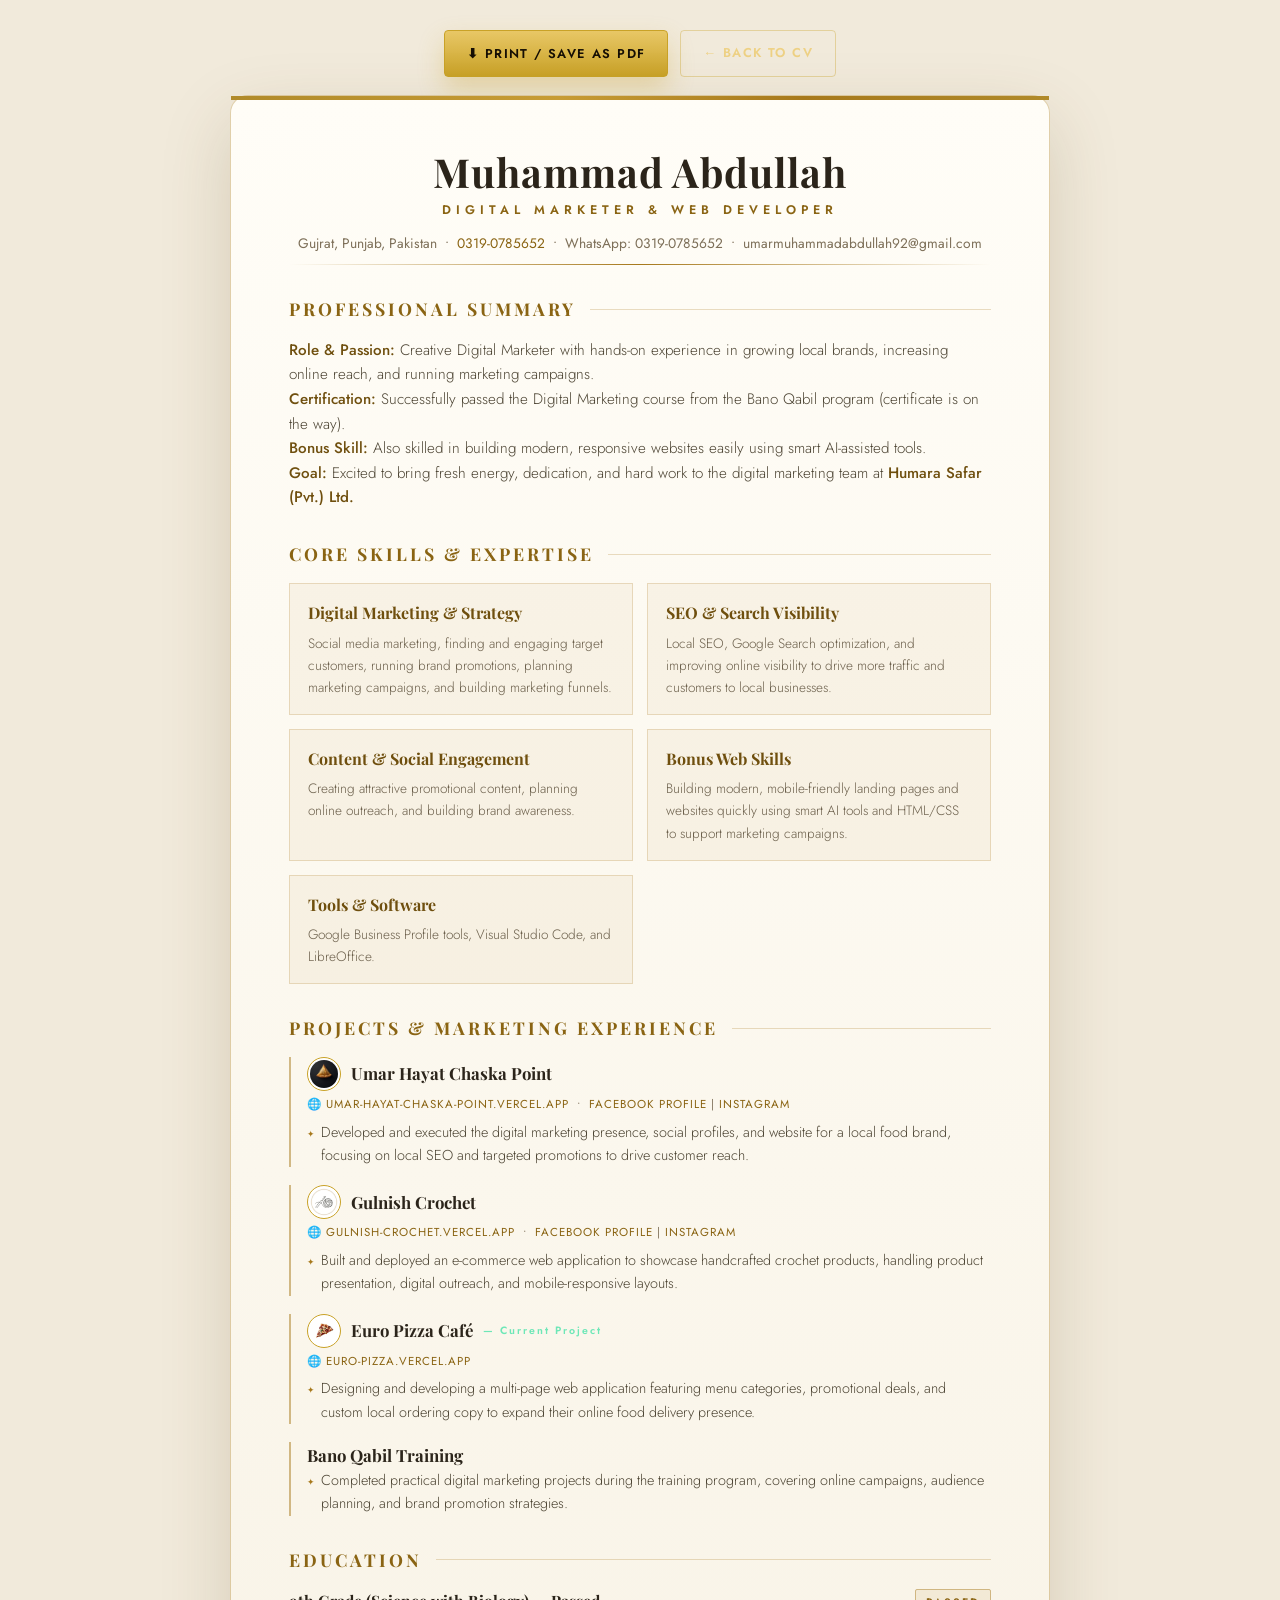
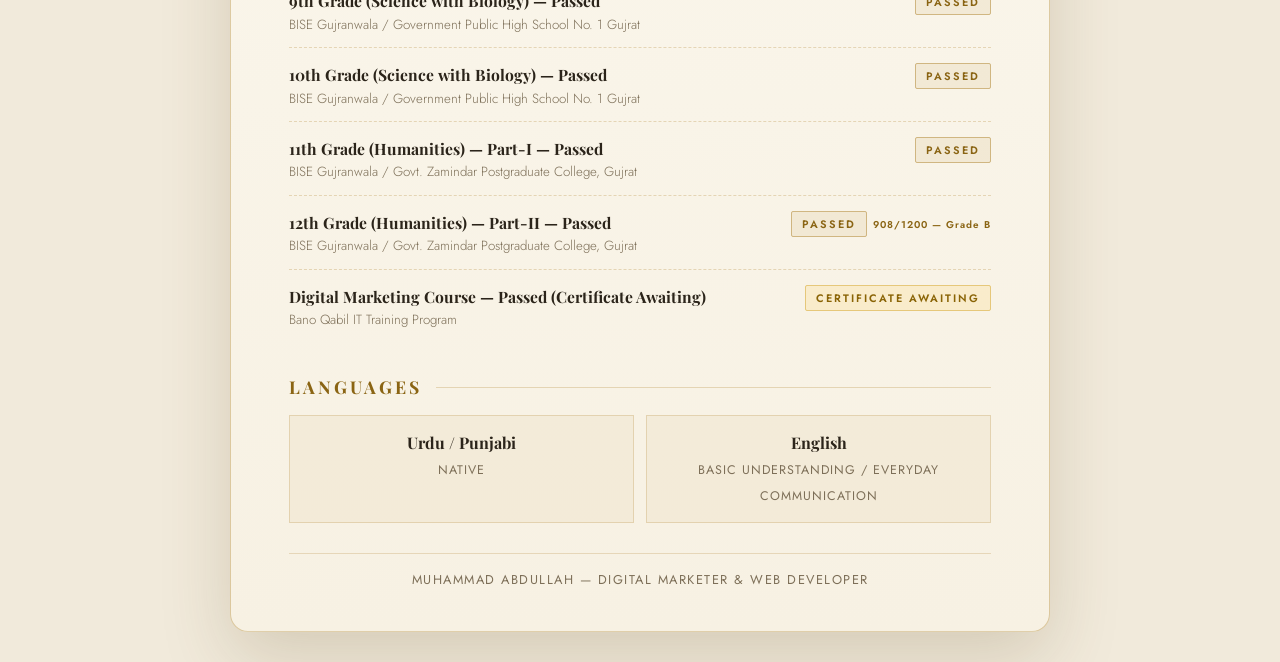
<file: print-cv.html>
<!DOCTYPE html>
<html lang="en">
<head>
<meta charset="UTF-8">
<meta name="viewport" content="width=device-width, initial-scale=1.0">
<title>Muhammad Abdullah — Full CV (Print / PDF)</title>
<meta name="theme-color" content="#c9a227">
<link rel="icon" href="data:image/svg+xml,%3Csvg xmlns='http://www.w3.org/2000/svg' viewBox='0 0 64 64'%3E%3Crect width='64' height='64' rx='14' fill='%23100d09'/%3E%3Cpath d='M32 10 L54 32 L32 54 L10 32 Z' fill='none' stroke='%23c9a227' stroke-width='3'/%3E%3Cpath d='M32 20 L44 32 L32 44 L20 32 Z' fill='%23e8c766'/%3E%3C/svg%3E">
<link rel="preload" href="fonts/jost-latin.woff2" as="font" type="font/woff2" crossorigin>
<link rel="preload" href="fonts/playfair-latin.woff2" as="font" type="font/woff2" crossorigin>
<style>
@font-face{font-family:'Playfair Display';font-style:normal;font-weight:500 800;font-display:swap;src:url('fonts/playfair-latin.woff2') format('woff2')}
@font-face{font-family:'Playfair Display';font-style:italic;font-weight:500;font-display:swap;src:url('fonts/playfair-italic-500.woff2') format('woff2')}
@font-face{font-family:'Jost';font-style:normal;font-weight:300 600;font-display:swap;src:url('fonts/jost-latin.woff2') format('woff2')}
*{box-sizing:border-box;margin:0;padding:0}
html,body{min-height:100%}
body{
  font-family:'Jost',system-ui,-apple-system,Segoe UI,sans-serif;
  background:#f1eadb;
  color:#2b241a;
  padding:30px 16px;
  line-height:1.62;
  -webkit-font-smoothing:antialiased;
}
.sheet{
  max-width:820px;margin:0 auto;
  background:linear-gradient(180deg,#fffdf7,#f7f1e3);
  border:1px solid rgba(167,121,28,.35);
  border-radius:18px;
  padding:54px 58px 40px;
  box-shadow:0 26px 70px rgba(88,66,20,.18);
  position:relative;
}
.sheet::before{
  content:"";position:absolute;top:0;left:0;right:0;height:4px;
  background:linear-gradient(90deg,#b08a2a,#c79c35 40%,#a7791c 70%,#b08a2a);
}
h1,h2,h3{font-family:'Playfair Display',Georgia,serif;color:#2b241a}
h1{font-size:2.5rem;letter-spacing:1px;line-height:1.1}
.role{color:#8a6413;text-transform:uppercase;letter-spacing:5px;font-size:.78rem;font-weight:600;margin-top:6px}
.contactline{color:#7d6f58;font-size:.86rem;margin-top:12px}
.contactline span{color:#8a6413}
.toolbar{
  max-width:820px;margin:0 auto 18px;
  display:flex;gap:12px;justify-content:center;flex-wrap:wrap;
}
.toolbar button,.toolbar a{
  font-family:'Jost';font-size:.8rem;font-weight:600;letter-spacing:1.4px;
  text-transform:uppercase;text-decoration:none;cursor:pointer;
  padding:12px 22px;border-radius:4px;transition:.2s;
}
.toolbar .print{
  color:#160f04;border:1px solid #c9a227;
  background:linear-gradient(180deg,#e8c766,#c9a227);
  box-shadow:0 12px 26px rgba(201,162,39,.3);
}
.toolbar .print:hover{transform:translateY(-2px)}
.toolbar .back{
  color:#eed184;background:transparent;border:1px solid rgba(201,162,39,.35);
}
.toolbar .back:hover{background:rgba(201,162,39,.12)}
.rule{height:1px;background:linear-gradient(90deg,transparent,#a7791c,transparent);margin:10px 0 30px}
section{margin-bottom:30px}
h2{
  font-size:1.1rem;letter-spacing:3px;text-transform:uppercase;
  color:#8a6413;display:flex;align-items:center;gap:14px;margin-bottom:14px;
}
h2::after{content:"";flex:1;height:1px;background:rgba(167,121,28,.25)}
p.body{color:#4c4433;font-size:.95rem;font-weight:300}
p.body strong{color:#6f4f0e;font-weight:500}

.expertise{display:grid;grid-template-columns:1fr 1fr;gap:14px}
.ex{background:rgba(167,121,28,.06);border:1px solid rgba(167,121,28,.22);padding:16px 18px}
.ex h3{font-size:1rem;color:#6f4f0e;margin-bottom:6px}
.ex p{font-size:.85rem;color:#6b5f4b;font-weight:300}

.proj{margin-bottom:18px;padding-left:16px;border-left:2px solid rgba(167,121,28,.5)}
.proj h3{font-size:1.05rem;color:#2b241a}
.proj .links{font-size:.72rem;letter-spacing:1px;text-transform:uppercase;color:#7d6f58;margin:4px 0 7px}
.proj .links a{color:#8a6413;text-decoration:none}
.proj ul{list-style:none}
.proj li{font-size:.9rem;color:#4c4433;font-weight:300;padding-left:14px;position:relative;margin-bottom:5px}
.proj li::before{content:"✦";position:absolute;left:0;color:#a7791c;font-size:.55rem;top:6px}

.edu{margin-bottom:14px;display:flex;justify-content:space-between;gap:16px;padding-bottom:12px;border-bottom:1px dashed rgba(167,121,28,.25)}
.edu:last-child{border-bottom:none}
.edutitle h3{font-size:.98rem;color:#2b241a}
.eduschool{font-size:.83rem;color:#7d6f58;font-weight:300}
.edubadge{flex-shrink:0}
.edubadge .marks{font-size:.62rem;font-weight:600;letter-spacing:1px;color:#8a6413;margin-left:6px}
.edubadge .b{font-size:.68rem;font-weight:600;letter-spacing:2px;text-transform:uppercase;padding:4px 10px;border:1px solid rgba(167,121,28,.45);color:#8a6413;border-radius:2px;background:rgba(167,121,28,.09)}
.edubadge .p{background:rgba(251,191,36,.14);border-color:rgba(201,145,0,.4);color:#8a6406}

.langs{display:grid;grid-template-columns:repeat(auto-fit,minmax(180px,1fr));gap:12px}
.lg{background:rgba(167,121,28,.06);border:1px solid rgba(167,121,28,.22);padding:14px 16px;text-align:center}
.lg b{display:block;font-family:'Playfair Display';font-size:1rem;color:#2b241a}
.lg span{font-size:.78rem;letter-spacing:1px;text-transform:uppercase;color:#7d6f58}

footer{text-align:center;color:#7d6f58;font-size:.8rem;letter-spacing:1.5px;text-transform:uppercase;padding-top:16px;border-top:1px solid rgba(167,121,28,.22)}

@media(max-width:640px){
  .sheet{padding:36px 26px;border-radius:12px}
  .expertise{grid-template-columns:1fr}
}
@media print{
  @page{margin:12mm}
  body{background:#fff;color:#1c1810;padding:0}
  .toolbar{display:none}
  .sheet{box-shadow:none;border:none;border-radius:0;padding:0;background:#fff}
  .sheet::before{display:none}
  h1,h2,h3,.edutitle h3,.lg b{color:#1c1810}
  h2{color:#8a6d1f}
  .role,.contactline span,.proj .links a{color:#8a6d1f}
  .ex,.lg{background:#f7f3e8;border-color:#d8c9a0}
  p.body,ul li,li,.proj li,.eduschool{color:#3a352a}
  .ex p{color:#5c5544}
  section{margin-bottom:6mm;page-break-inside:avoid}
}
</style>
</head>
<body>

<div class="toolbar">
  <button class="print" onclick="window.print()">⬇ Print / Save as PDF</button>
  <a class="back" href="index.html">← Back to CV</a>
</div>

<div class="sheet">

  <header style="text-align:center">
    <h1>Muhammad Abdullah</h1>
    <div class="role">Digital Marketer &amp; Web Developer</div>
    <div class="contactline">Gujrat, Punjab, Pakistan &nbsp;•&nbsp; <span>0319-0785652</span> &nbsp;•&nbsp; WhatsApp: 0319-0785652 &nbsp;•&nbsp; umarmuhammadabdullah92@gmail.com</div>
  </header>
  <div class="rule"></div>

  <section>
    <h2>Professional Summary</h2>
    <p class="body"><strong>Role &amp; Passion:</strong> Creative Digital Marketer with hands-on experience in growing local brands, increasing online reach, and running marketing campaigns.</p>
    <p class="body"><strong>Certification:</strong> Successfully passed the Digital Marketing course from the Bano Qabil program (certificate is on the way).</p>
    <p class="body"><strong>Bonus Skill:</strong> Also skilled in building modern, responsive websites easily using smart AI-assisted tools.</p>
    <p class="body"><strong>Goal:</strong> Excited to bring fresh energy, dedication, and hard work to the digital marketing team at <strong>Humara Safar (Pvt.) Ltd.</strong></p>
  </section>

  <section>
    <h2>Core Skills &amp; Expertise</h2>
    <div class="expertise">
      <div class="ex"><h3>Digital Marketing &amp; Strategy</h3><p>Social media marketing, finding and engaging target customers, running brand promotions, planning marketing campaigns, and building marketing funnels.</p></div>
      <div class="ex"><h3>SEO &amp; Search Visibility</h3><p>Local SEO, Google Search optimization, and improving online visibility to drive more traffic and customers to local businesses.</p></div>
      <div class="ex"><h3>Content &amp; Social Engagement</h3><p>Creating attractive promotional content, planning online outreach, and building brand awareness.</p></div>
      <div class="ex"><h3>Bonus Web Skills</h3><p>Building modern, mobile-friendly landing pages and websites quickly using smart AI tools and HTML/CSS to support marketing campaigns.</p></div>
      <div class="ex"><h3>Tools &amp; Software</h3><p>Google Business Profile tools, Visual Studio Code, and LibreOffice.</p></div>
    </div>
  </section>

  <section>
    <h2>Projects &amp; Marketing Experience</h2>

    <div class="proj">
      <h3 style="display:flex;align-items:center;gap:10px"><img src="umar-logo.webp" alt="" loading="lazy" width="34" height="34" style="width:34px;height:34px;border-radius:50%;border:1px solid #c9a227;background:#fff;padding:2px;object-fit:contain"> Umar Hayat Chaska Point</h3>
      <div class="links"><a href="https://umar-hayat-chaska-point.vercel.app" target="_blank" rel="noopener">🌐 umar-hayat-chaska-point.vercel.app</a> &nbsp;•&nbsp; <a href="https://www.facebook.com/profile.php?id=61591548841946" target="_blank" rel="noopener">Facebook Profile</a> | <a href="https://www.instagram.com/umarhayatchaskapoint/" target="_blank" rel="noopener">Instagram</a></div>
      <ul>
        <li>Developed and executed the digital marketing presence, social profiles, and website for a local food brand, focusing on local SEO and targeted promotions to drive customer reach.</li>
      </ul>
    </div>

    <div class="proj">
      <h3 style="display:flex;align-items:center;gap:10px"><img src="gulnish-logo.webp" alt="" loading="lazy" width="34" height="34" style="width:34px;height:34px;border-radius:50%;border:1px solid #c9a227;background:#fff;padding:2px;object-fit:contain"> Gulnish Crochet</h3>
      <div class="links"><a href="https://gulnish-crochet.vercel.app" target="_blank" rel="noopener">🌐 gulnish-crochet.vercel.app</a> &nbsp;•&nbsp; <a href="https://www.facebook.com/profile.php?id=61594481514536" target="_blank" rel="noopener">Facebook Profile</a> | <a href="https://www.instagram.com/gulnishcrochet/" target="_blank" rel="noopener">Instagram</a></div>
      <ul>
        <li>Built and deployed an e-commerce web application to showcase handcrafted crochet products, handling product presentation, digital outreach, and mobile-responsive layouts.</li>
      </ul>
    </div>

    <div class="proj">
      <h3 style="display:flex;align-items:center;gap:10px"><img src="europizza-logo.webp" alt="" loading="lazy" width="34" height="34" style="width:34px;height:34px;border-radius:50%;border:1px solid #c9a227;background:#fff;padding:2px;object-fit:contain"> Euro Pizza Café <span style="font-family:'Jost';font-size:.66rem;letter-spacing:2px;color:#6ee7b7">— Current Project</span></h3>
      <div class="links"><a href="https://euro-pizza.vercel.app" target="_blank" rel="noopener">🌐 euro-pizza.vercel.app</a></div>
      <ul>
        <li>Designing and developing a multi-page web application featuring menu categories, promotional deals, and custom local ordering copy to expand their online food delivery presence.</li>
      </ul>
    </div>

    <div class="proj">
      <h3>Bano Qabil Training</h3>
      <ul>
        <li>Completed practical digital marketing projects during the training program, covering online campaigns, audience planning, and brand promotion strategies.</li>
      </ul>
    </div>
  </section>

  <section>
    <h2>Education</h2>

    <div class="edu">
      <div class="edutitle">
        <h3>9th Grade (Science with Biology) — Passed</h3>
        <div class="eduschool">BISE Gujranwala / Government Public High School No. 1 Gujrat</div>
      </div>
      <div class="edubadge"><span class="b">Passed</span></div>
    </div>

    <div class="edu">
      <div class="edutitle">
        <h3>10th Grade (Science with Biology) — Passed</h3>
        <div class="eduschool">BISE Gujranwala / Government Public High School No. 1 Gujrat</div>
      </div>
      <div class="edubadge"><span class="b">Passed</span></div>
    </div>

    <div class="edu">
      <div class="edutitle">
        <h3>11th Grade (Humanities) — Part-I — Passed</h3>
        <div class="eduschool">BISE Gujranwala / Govt. Zamindar Postgraduate College, Gujrat</div>
      </div>
      <div class="edubadge"><span class="b">Passed</span></div>
    </div>

    <div class="edu">
      <div class="edutitle">
        <h3>12th Grade (Humanities) — Part-II — Passed</h3>
        <div class="eduschool">BISE Gujranwala / Govt. Zamindar Postgraduate College, Gujrat</div>
      </div>
      <div class="edubadge"><span class="b">Passed</span><span class="marks">908/1200 &mdash; Grade B</span></div>
    </div>

    <div class="edu">
      <div class="edutitle">
        <h3>Digital Marketing Course — Passed (Certificate Awaiting)</h3>
        <div class="eduschool">Bano Qabil IT Training Program</div>
      </div>
      <div class="edubadge"><span class="b p">Certificate Awaiting</span></div>
    </div>
  </section>

  <section>
    <h2>Languages</h2>
    <div class="langs">
      <div class="lg"><b>Urdu / Punjabi</b><span>Native</span></div>
      <div class="lg"><b>English</b><span>Basic Understanding / Everyday Communication</span></div>
    </div>
  </section>

  <footer>Muhammad Abdullah — Digital Marketer &amp; Web Developer</footer>
</div>

</body>
</html>
</file>
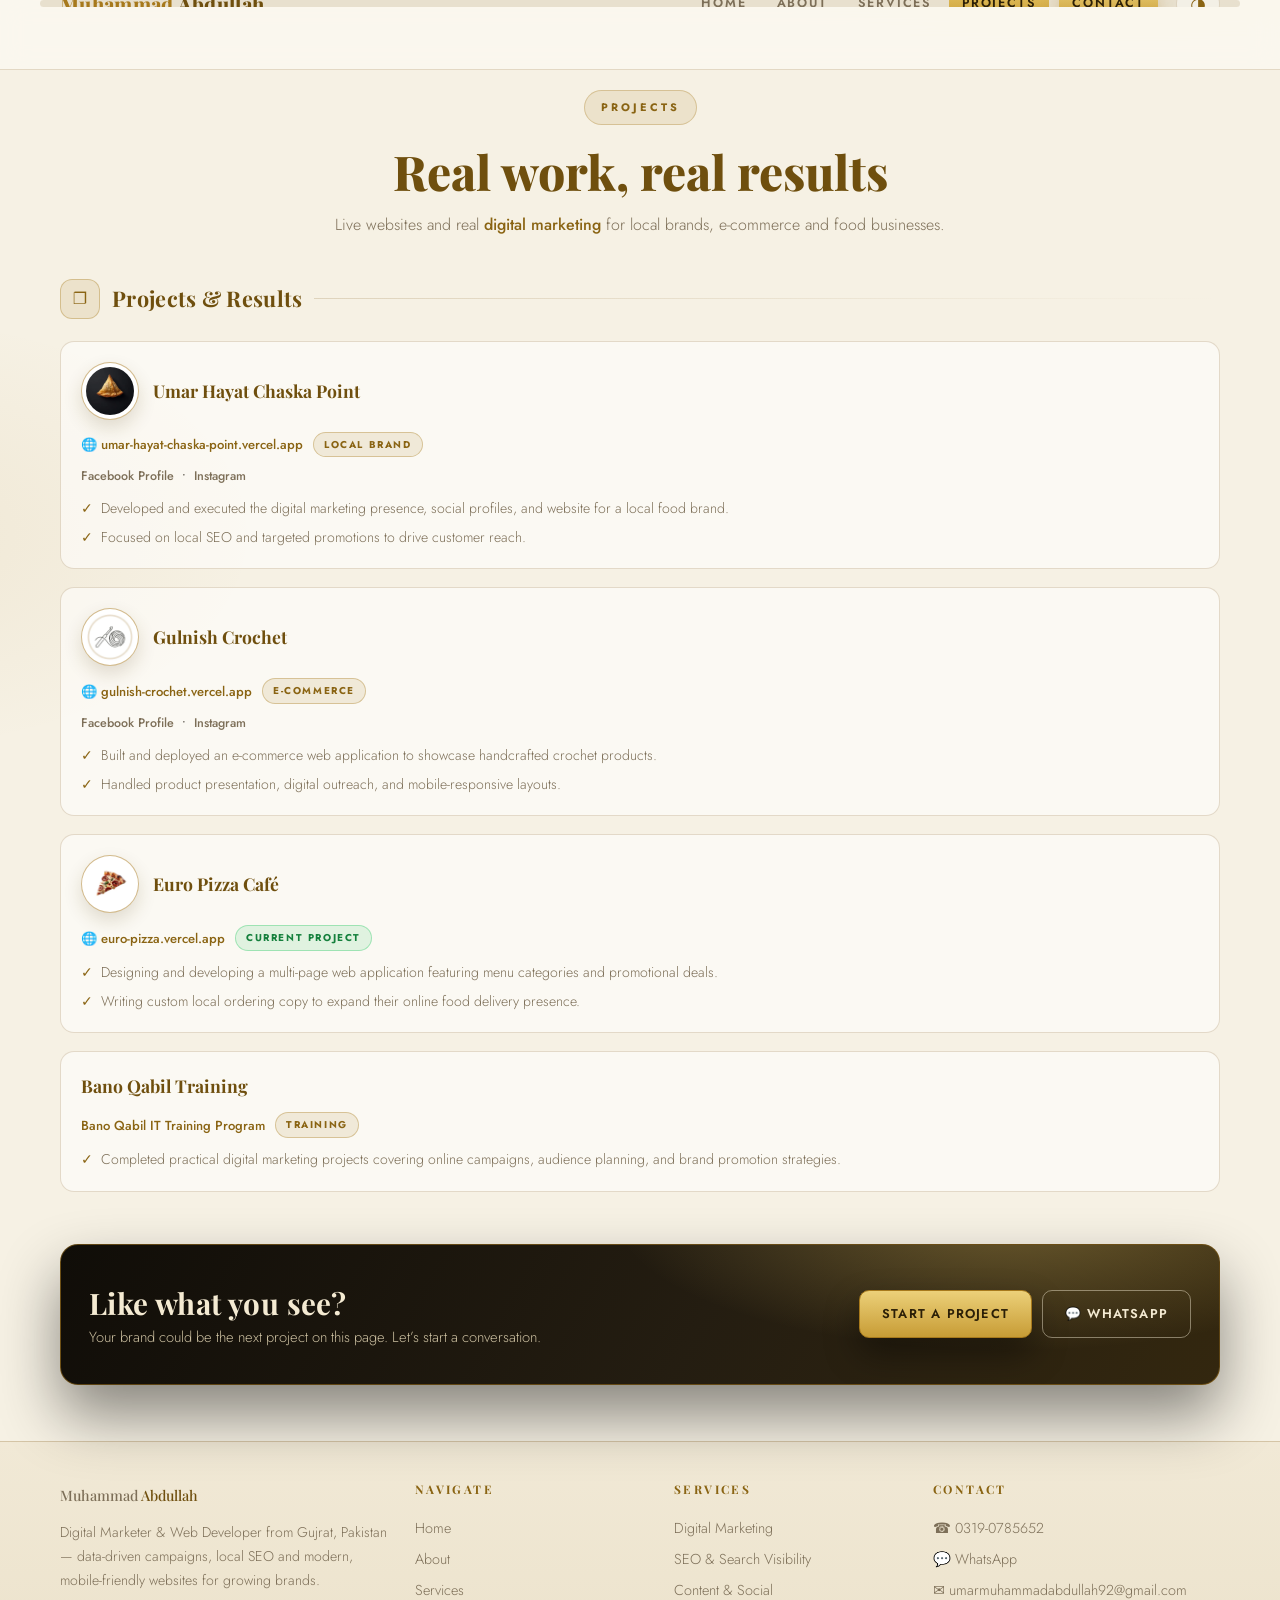
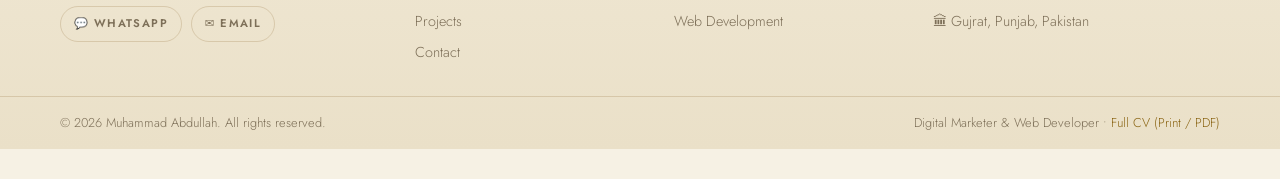
<file: projects.html>
<!DOCTYPE html>
<html lang="en">
<head>
<meta charset="UTF-8">
<meta name="viewport" content="width=device-width, initial-scale=1.0">
<title>Projects | Muhammad Abdullah — Digital Marketing & Web Development</title>
<meta name="color-scheme" content="light dark">
<meta name="theme-color" content="#f6f1e4">
<link rel="manifest" href="manifest.webmanifest">
<link rel="apple-touch-icon" href="icon-180.png">
<script>try{var s=localStorage.getItem('cv-theme');if(!s&&window.matchMedia&&matchMedia('(prefers-color-scheme: dark)').matches)s='dark';if(s==='dark')document.documentElement.setAttribute('data-theme','dark')}catch(e){}</script>
<meta name="description" content="Live websites and real digital marketing work by Muhammad Abdullah — Umar Hayat Chaska Point, Gulnish Crochet and Euro Pizza Cafe.">
<link rel="preload" href="fonts/jost-latin.woff2" as="font" type="font/woff2" crossorigin>
<link rel="preload" href="fonts/playfair-latin.woff2" as="font" type="font/woff2" crossorigin>
<style>
/* ================= RESET & TOKENS ================= */
*{margin:0;padding:0;box-sizing:border-box}
:root{
  --bg:#f6f1e4;
  --paper:#fefdf8;
  --panel:#f1e9d6;
  --panel-2:#eae0c8;
  --ink:#2b241a;
  --muted:#7d6f58;
  --gold:#a7791c;
  --gold-2:#8a6413;
  --gold-3:#6f4f0e;
  --gold-soft:rgba(167,121,28,.12);
  --line:rgba(129,93,30,.2);
  --shadow:0 18px 40px rgba(88,66,20,.14);
  --radius:16px;
  --serif:'Playfair Display',Georgia,serif;
  --sans:'Jost',system-ui,-apple-system,'Segoe UI',sans-serif;
  --head-h:70px;
}
@font-face {
  font-family:'Playfair Display';font-style:normal;font-weight:500 800;font-display:swap;
  src:url('fonts/playfair-latin.woff2') format('woff2');
}
@font-face {
  font-family:'Playfair Display';font-style:italic;font-weight:500;font-display:swap;
  src:url('fonts/playfair-latin-italic-500.woff2') format('woff2');
}
@font-face {
  font-family:'Jost';font-style:normal;font-weight:100 900;font-display:swap;
  src:url('fonts/jost-latin.woff2') format('woff2');
}

html{scroll-behavior:smooth}
body{
  font-family:var(--sans);
  background:
    radial-gradient(900px 400px at 85% -10%,rgba(167,121,28,.1),transparent 60%),
    radial-gradient(700px 400px at -10% 30%,rgba(167,121,28,.08),transparent 55%),
    var(--bg);
  color:var(--ink);
  line-height:1.6;
  font-weight:400;
  -webkit-font-smoothing:antialiased;
  padding-top:var(--head-h);
  padding-bottom:88px;
}
a{color:var(--gold-2)}
img{max-width:100%;display:block}
button{font-family:var(--sans)}
h1,h2,h3,h4{font-family:var(--serif)}

[data-theme=dark]{
  color-scheme:dark;
  --bg:#0e0d09;
  --paper:#131109;
  --panel:#1a1610;
  --panel-2:#131009;
  --ink:#efe7d6;
  --muted:#a89c82;
  --gold:#c79c35;
  --gold-2:#e0bb4f;
  --gold-3:#eacd77;
  --gold-soft:rgba(199,156,53,.12);
  --line:rgba(224,187,79,.18);
  --shadow:0 22px 50px rgba(0,0,0,.5);
}

/* ================= LAYOUT ================= */
.wrap{max-width:1200px;margin:0 auto;padding:0 20px}
main{padding-top:34px}

/* ================= HEADER ================= */
.sitehead{
  position:fixed;top:0;left:0;right:0;height:var(--head-h);z-index:100;
  background:rgba(251,248,239,.9);
  backdrop-filter:blur(14px);-webkit-backdrop-filter:blur(14px);
  border-bottom:1px solid var(--line);
}
[data-theme=dark] .sitehead{background:rgba(14,13,9,.9)}
.bar{display:flex;align-items:center;gap:18px;height:100%}
.logo{font-family:var(--serif);font-weight:800;font-size:1.25rem;letter-spacing:.3px;color:var(--gold);text-decoration:none;line-height:1;white-space:nowrap}
.logo span{color:var(--gold-3)}
[data-theme=dark] .logo span{color:var(--gold-2)}
.sitenav{display:flex;gap:4px}
@media(min-width:900px){.bar .sitenav{margin-left:auto}}
.sitenav a{
  position:relative;text-decoration:none;color:var(--muted);
  font-size:.78rem;font-weight:600;letter-spacing:1.8px;text-transform:uppercase;
  padding:9px 13px;border-radius:8px;transition:.2s;
}
.sitenav a:hover{color:var(--gold-2);background:var(--gold-soft)}
.sitenav a.active{color:#2b1f07;background:linear-gradient(180deg,#e8c766,#c79c35)}
.sitenav a.hire{
  margin-left:6px;color:#2b1f07;
  background:linear-gradient(180deg,#ecd079,#c79c35);
  box-shadow:0 8px 18px rgba(167,121,28,.3);
}
.sitenav a.hire:hover{transform:translateY(-1px)}
.icon-btn{
  width:44px;height:44px;border-radius:50%;border:1px solid var(--line);
  background:rgba(255,255,255,.5);color:var(--gold-2);font-size:1.1rem;cursor:pointer;
  display:grid;place-items:center;transition:.2s;flex:none;
}
.icon-btn:hover{border-color:rgba(167,121,28,.5);background:var(--gold-soft)}
[data-theme=dark] .icon-btn{background:rgba(255,255,255,.04)}
.burger{display:none;width:44px;height:44px;border-radius:10px;border:1px solid var(--line);background:rgba(255,255,255,.5);cursor:pointer;flex-direction:column;gap:5px;justify-content:center;align-items:center}
.burger span{width:18px;height:2px;background:var(--gold-2);border-radius:99px;transition:.3s}
.burger.open span:nth-child(1){transform:translateY(7px) rotate(45deg)}
.burger.open span:nth-child(2){opacity:0}
.burger.open span:nth-child(3){transform:translateY(-7px) rotate(-45deg)}
[data-theme=dark] .burger{background:rgba(255,255,255,.04)}

/* ================= BUTTONS ================= */
.btn{
  display:inline-flex;align-items:center;gap:9px;
  font-size:.8rem;font-weight:600;letter-spacing:1.2px;text-transform:uppercase;
  padding:13px 22px;border-radius:10px;text-decoration:none;cursor:pointer;
  border:1px solid transparent;transition:.25s;font-family:var(--sans);
}
.btn.primary{color:#2b1f07;border:1px solid var(--gold);background:linear-gradient(180deg,#e8c766,#c79c35)}
.btn.primary:hover{transform:translateY(-2px);box-shadow:0 14px 28px rgba(167,121,28,.35)}
.btn.ghost{color:var(--gold-2);border-color:var(--line);background:rgba(255,255,255,.45)}
.btn.ghost:hover{border-color:var(--gold);background:var(--gold-soft);transform:translateY(-2px)}
[data-theme=dark] .btn.ghost{background:rgba(255,255,255,.04)}

/* ================= PAGE HERO (inner pages) ================= */
.pagehero{text-align:center;padding:20px 0 40px;max-width:760px;margin:0 auto}
.kicker{
  display:inline-flex;align-items:center;gap:10px;
  font-size:.68rem;font-weight:700;letter-spacing:3px;text-transform:uppercase;color:var(--gold-2);
  background:var(--gold-soft);border:1px solid rgba(167,121,28,.3);
  padding:8px 16px;border-radius:99px;margin-bottom:20px;
}
.pagehero h1{font-size:clamp(2rem,5.4vmax,3rem);font-weight:800;color:var(--gold-3);line-height:1.1;margin-bottom:14px}
[data-theme=dark] .pagehero h1{color:var(--gold-2)}
.headline{font-size:1rem;color:var(--muted);font-weight:300;line-height:1.65}
.headline b{color:var(--gold-2);font-weight:500}

/* ================= SECTION HEADs ================= */
.sec-head{display:flex;align-items:center;gap:12px;margin-bottom:22px}
.sec-icon{
  width:40px;height:40px;flex:none;border-radius:12px;display:grid;place-items:center;font-size:1rem;
  background:var(--gold-soft);border:1px solid rgba(167,121,28,.35);color:var(--gold-2);
}
.sec-head h2{font-size:1.35rem;font-weight:700;color:var(--gold-3);letter-spacing:.3px;text-transform:none}
[data-theme=dark] .sec-head h2{color:var(--gold-2)}
.sec-line{flex:1;height:1px;background:linear-gradient(90deg,var(--line),transparent)}

/* ================= HOME HERO ================= */
.hero{display:grid;gap:32px;align-items:center;padding:16px 0 8px}
.hero-badge{
  display:inline-flex;align-items:center;gap:9px;
  font-size:.66rem;font-weight:700;letter-spacing:2.6px;text-transform:uppercase;
  color:var(--gold-2);background:var(--gold-soft);border:1px solid rgba(167,121,28,.35);
  padding:8px 15px;border-radius:99px;margin-bottom:20px;
}
.hero-badge .hdot{width:8px;height:8px;border-radius:50%;background:#22c55e;animation:pulse 2.2s infinite}
@keyframes pulse{0%{box-shadow:0 0 0 0 rgba(34,197,94,.5)}70%{box-shadow:0 0 0 9px rgba(34,197,94,0)}100%{box-shadow:0 0 0 0 rgba(34,197,94,0)}}
.hero h1{font-size:clamp(2.2rem,6vmax,3.6rem);font-weight:800;line-height:1.06;color:var(--gold-3);margin-bottom:18px;letter-spacing:.3px}
[data-theme=dark] .hero h1{color:var(--gold-2)}
.hero h1 .accent{color:var(--gold-2);position:relative;white-space:nowrap}
[data-theme=dark] .hero h1 .accent{color:var(--gold-3)}
.hero h1 .accent::after{content:"";position:absolute;left:0;right:0;bottom:3px;height:7px;background:rgba(167,121,28,.22);border-radius:99px;z-index:-1}
.hero-sub{font-size:clamp(.98rem,1.8vmax,1.08rem);color:var(--muted);font-weight:300;max-width:560px;margin-bottom:26px;line-height:1.65}
.hero-sub b{color:var(--gold-2);font-weight:500}
.hero-cta{display:flex;gap:10px;flex-wrap:wrap;margin-bottom:22px}
.hero-social{display:flex;gap:9px;flex-wrap:wrap}
.hero-social a{
  display:inline-flex;align-items:center;gap:6px;text-decoration:none;
  font-size:.7rem;font-weight:600;letter-spacing:1.4px;text-transform:uppercase;color:var(--muted);
  border:1px solid var(--line);background:rgba(255,255,255,.55);padding:8px 13px;border-radius:99px;transition:.25s;
}
.hero-social a:hover{color:var(--gold-2);border-color:rgba(167,121,28,.55);transform:translateY(-2px)}
[data-theme=dark] .hero-social a{background:rgba(255,255,255,.04)}

.hero-media{position:relative;justify-self:center;width:100%;max-width:340px}
.hero-photo{
  position:relative;border-radius:24px;overflow:hidden;aspect-ratio:1/1.08;
  background:linear-gradient(160deg,#f1e7d2,#e2cfa3);border:1px solid rgba(167,121,28,.45);
  box-shadow:0 30px 60px rgba(88,66,20,.28),0 0 0 1px rgba(167,121,28,.1);
}
.hero-photo img{width:100%;height:100%;object-fit:cover;object-position:center 14%;filter:sepia(.1) contrast(1.03)}
.hero-photo::after{content:"";position:absolute;inset:0;background:linear-gradient(180deg,transparent 58%,rgba(43,36,26,.28))}
.hero-glow{position:absolute;inset:-16%;background:radial-gradient(circle,rgba(167,121,28,.32),transparent 65%);z-index:-1;filter:blur(8px)}
.float-badge{
  position:absolute;display:inline-flex;align-items:center;gap:6px;font-size:.7rem;font-weight:700;letter-spacing:1.6px;text-transform:uppercase;
  padding:9px 14px;border-radius:99px;color:#221906;background:linear-gradient(180deg,#e8c766,#c79c35);
  box-shadow:0 14px 28px rgba(167,121,28,.35);animation:floaty 5.2s ease-in-out infinite;
}
.float-badge.b1{top:7%;left:-12%}
.float-badge.b2{top:45%;right:-13%;animation-delay:1.3s}
.float-badge.b3{bottom:6%;left:-9%;animation-delay:2.2s}
@keyframes floaty{0%,100%{transform:translateY(0)}50%{transform:translateY(-9px)}}

/* ================= STATS ================= */
.stats{display:grid;grid-template-columns:repeat(2,1fr);gap:12px;padding-top:10px}
.stat{
  background:linear-gradient(160deg,rgba(167,121,28,.08),rgba(255,255,255,.5));
  border:1px solid var(--line);border-radius:14px;padding:22px 14px;text-align:center;transition:.3s;
}
.stat:hover{transform:translateY(-4px);border-color:rgba(167,121,28,.5);box-shadow:0 16px 32px rgba(88,66,20,.12)}
.stat .n{font-family:var(--serif);font-size:2rem;font-weight:800;color:var(--gold-2);line-height:1}
.stat .l{font-size:.64rem;font-weight:600;letter-spacing:2px;text-transform:uppercase;color:var(--muted);margin-top:8px;line-height:1.4}
[data-theme=dark] .stat{background:linear-gradient(160deg,rgba(199,156,53,.1),rgba(255,255,255,.02))}

/* ================= SERVICES ================= */
.services{display:grid;grid-template-columns:1fr;gap:14px}
.service{
  position:relative;border-radius:14px;overflow:hidden;padding:24px 20px;
  background:linear-gradient(160deg,rgba(255,255,255,.7),rgba(255,255,255,.35));
  border:1px solid var(--line);transition:.3s;
}
.service::before{content:"";position:absolute;left:0;top:0;width:100%;height:2.5px;background:linear-gradient(90deg,var(--gold-2),transparent);transform:scaleX(0);transform-origin:left;transition:.4s}
.service:hover{transform:translateY(-5px);border-color:rgba(167,121,28,.5);box-shadow:0 18px 36px rgba(88,66,20,.14)}
.service:hover::before{transform:scaleX(1)}
.service .sv-ic{
  width:46px;height:46px;border-radius:13px;display:grid;place-items:center;font-size:1.15rem;
  background:var(--gold-soft);border:1px solid rgba(167,121,28,.35);color:var(--gold-2);margin-bottom:15px;
}
.service h3{font-family:var(--serif);font-size:1.05rem;font-weight:700;color:var(--gold-3);margin:0 0 8px;text-transform:none;letter-spacing:.2px}
.service p{font-size:.88rem;color:var(--muted);font-weight:300;margin:0;line-height:1.6}
[data-theme=dark] .service{background:linear-gradient(160deg,rgba(255,255,255,.05),rgba(255,255,255,.02))}

/* ================= FEATURED WORK ================= */
.featured{display:grid;grid-template-columns:1fr;gap:16px}
.feat{
  display:flex;flex-direction:column;border-radius:14px;overflow:hidden;
  background:rgba(255,255,255,.6);border:1px solid var(--line);
  text-decoration:none;color:inherit;transition:.3s;
}
.feat:hover{transform:translateY(-6px);border-color:rgba(167,121,28,.5);box-shadow:0 22px 44px rgba(88,66,20,.16)}
.feat .f-img{position:relative;background:linear-gradient(160deg,#f3ead7,#e9dbb6);padding:36px 0;display:grid;place-items:center}
.feat .f-tag{
  position:absolute;top:12px;left:12px;z-index:1;font-size:.6rem;font-weight:700;letter-spacing:1.7px;text-transform:uppercase;
  background:rgba(43,36,26,.8);color:#f4ead2;padding:4px 10px;border-radius:99px;backdrop-filter:blur(4px);
}
.feat .f-img img{width:90px;height:90px;object-fit:contain;border-radius:50%;background:#fff;border:1px solid rgba(167,121,28,.5);padding:6px;box-shadow:0 14px 30px rgba(88,66,20,.22);transition:.4s}
.feat:hover .f-img img{transform:scale(1.09) rotate(-4deg)}
.feat .f-body{padding:18px;display:flex;flex-direction:column;gap:8px;flex:1}
.feat h3{font-family:var(--serif);font-size:1.06rem;font-weight:700;color:var(--gold-3);margin:0;text-transform:none}
.feat p{font-size:.85rem;color:var(--muted);font-weight:300;margin:0;line-height:1.6;flex:1}
.feat .f-links{display:flex;flex-wrap:wrap;gap:4px 14px;margin-top:4px}
.feat .f-links a{font-size:.68rem;font-weight:600;letter-spacing:1.3px;text-transform:uppercase;color:var(--gold-2);text-decoration:none;border-bottom:1px solid rgba(167,121,28,.4);transition:.2s;padding-bottom:1px}
.feat .f-links a:hover{color:var(--gold-3);border-color:var(--gold)}
[data-theme=dark] .feat{background:rgba(255,255,255,.04)}
[data-theme=dark] .feat .f-img{background:linear-gradient(160deg,#241f16,#1a1610)}
[data-theme=dark] .feat .f-img img{background:#fff}

/* ================= ABOUT PREVIEW / ABOUT PAGE ================= */
.about-split{display:grid;gap:26px;align-items:center}
.about-photo{
  position:relative;border-radius:22px;overflow:hidden;aspect-ratio:1/1.05;max-width:360px;margin:0 auto;
  border:1px solid rgba(167,121,28,.45);box-shadow:0 22px 48px rgba(88,66,20,.2);
}
.about-photo img{width:100%;height:100%;object-fit:cover;object-position:center 16%;filter:sepia(.1) contrast(1.03)}
.about-photo::after{content:"";position:absolute;inset:0;background:linear-gradient(180deg,transparent 60%,rgba(43,36,26,.22))}
.about-txt p{color:var(--muted);font-weight:300;font-size:.95rem;margin-bottom:14px;line-height:1.7}
.about-txt p b{color:var(--gold-2);font-weight:500}
.summary{
  background:linear-gradient(120deg,rgba(167,121,28,.1),transparent);
  border-left:3px solid var(--gold);border-radius:0 14px 14px 0;
  padding:18px 20px;font-size:.95rem;color:var(--muted);font-weight:300;line-height:1.7;
}
.summary b{color:var(--gold-2);font-weight:500}

/* ================= SKILLS / FACTS / LANGUAGES ================= */
.skill-grid{display:grid;gap:14px}
.skill{border:1px solid var(--line);border-radius:12px;padding:15px 16px;background:rgba(255,255,255,.45)}
[data-theme=dark] .skill{background:rgba(255,255,255,.03)}
.skill-top{display:flex;justify-content:space-between;align-items:baseline;margin-bottom:9px}
.skill-top span{font-size:.86rem;font-weight:500;color:var(--gold-3)}
[data-theme=dark] .skill-top span{color:var(--gold-2)}
.skill-top b{font-size:.82rem;color:var(--gold-2)}
.bar{height:7px;background:rgba(129,93,30,.15);border-radius:99px;overflow:hidden}
.bar i{display:block;height:100%;width:0;border-radius:99px;background:linear-gradient(90deg,#c79c35,#ecd079);transition:width 1s cubic-bezier(.2,.7,.2,1)}

.facts{display:grid;grid-template-columns:1fr;gap:12px}
.fact{background:rgba(255,255,255,.5);border:1px solid var(--line);border-radius:12px;padding:16px 18px;transition:.25s}
.fact:hover{border-color:rgba(167,121,28,.5);transform:translateY(-3px)}
.fact .k{font-size:.72rem;font-weight:700;letter-spacing:2px;text-transform:uppercase;color:var(--gold-2);margin-bottom:6px}
.fact .v{font-size:.9rem;color:var(--muted);font-weight:300}
[data-theme=dark] .fact{background:rgba(255,255,255,.03)}

.langs{display:grid;grid-template-columns:1fr;gap:10px}
.lang{display:flex;justify-content:space-between;gap:14px;align-items:baseline;border:1px solid var(--line);border-radius:10px;padding:13px 16px;background:rgba(255,255,255,.45)}
.lang span{font-size:.9rem;font-weight:500;color:var(--gold-3)}
.lang b{font-size:.78rem;color:var(--muted);font-weight:400;text-align:right;max-width:70%}
[data-theme=dark] .lang{background:rgba(255,255,255,.03)}
[data-theme=dark] .lang span{color:var(--gold-2)}

/* ================= EDUCATION LIST ================= */
.edu-list{display:grid;gap:12px}
.edu{display:flex;flex-direction:column;gap:10px;border:1px solid var(--line);border-radius:12px;padding:16px 18px;background:rgba(255,255,255,.5);transition:.25s}
.edu:hover{border-color:rgba(167,121,28,.5);transform:translateX(4px)}
.edu-main h3{font-size:1rem;font-weight:700;color:var(--gold-3);margin-bottom:3px}
.edu-school{font-size:.82rem;color:var(--muted);font-weight:300;margin-bottom:6px}
.edu-link{font-size:.76rem;font-weight:600;letter-spacing:1px;text-transform:uppercase;color:var(--gold-2);text-decoration:none}
.edu-link:hover{text-decoration:underline}
.edu-side{display:flex;align-items:center;gap:10px;flex-wrap:wrap}
.tag{
  font-size:.62rem;font-weight:700;letter-spacing:1.6px;text-transform:uppercase;
  padding:4px 10px;border-radius:99px;background:var(--gold-soft);color:var(--gold-2);
  border:1px solid rgba(167,121,28,.35);
}
.tag.pending{background:rgba(167,121,28,.06);color:var(--muted);border-color:var(--line)}
.tag.current{background:rgba(34,197,94,.12);color:#15803d;border-color:rgba(34,197,94,.35)}
[data-theme=dark] .tag.current{color:#4ade80}
.edu-year{font-size:.72rem;color:var(--muted);font-weight:500;letter-spacing:1px;text-transform:uppercase}
[data-theme=dark] .edu{background:rgba(255,255,255,.03)}

/* ================= CARDS (generic) ================= */
.cards{display:grid;grid-template-columns:1fr;gap:14px}
.card{
  background:rgba(255,255,255,.55);border:1px solid var(--line);border-radius:12px;
  padding:18px;transition:.25s;display:flex;flex-direction:column;gap:8px;
}
.card:hover{border-color:rgba(167,121,28,.5);transform:translateY(-4px);box-shadow:0 16px 32px rgba(88,66,20,.12)}
.card .top{display:flex;align-items:center;gap:12px;margin-bottom:4px}
.card .top .ic{
  width:40px;height:40px;flex:none;border-radius:11px;display:grid;place-items:center;font-size:1rem;
  background:var(--gold-soft);border:1px solid rgba(167,121,28,.35);
}
.card h4{font-size:1rem;color:var(--gold-3);font-weight:700}
.card p{font-size:.87rem;color:var(--muted);font-weight:300}
.card .status{font-size:.72rem;font-weight:600;letter-spacing:1px;color:var(--gold-2)}
[data-theme=dark] .card{background:rgba(255,255,255,.03)}

/* ================= PROJECTS / TIMELINE ================= */
.timeline{display:grid;gap:18px}
.job{border:1px solid var(--line);border-radius:14px;padding:20px;background:rgba(255,255,255,.55);transition:.25s}
.job:hover{border-color:rgba(167,121,28,.5);box-shadow:0 16px 34px rgba(88,66,20,.12)}
.job-head{display:flex;align-items:center;gap:14px;margin-bottom:12px}
.job-head img.proj-logo{width:58px;height:58px;object-fit:contain;border-radius:50%;background:#fff;border:1px solid rgba(167,121,28,.5);padding:4px;box-shadow:0 8px 18px rgba(88,66,20,.16)}
.job h3{font-size:1.1rem;font-weight:700;color:var(--gold-3)}
.meta{display:flex;align-items:center;gap:10px;flex-wrap:wrap;margin-bottom:10px}
.proj-link{font-size:.82rem;color:var(--gold-2);text-decoration:none;font-weight:500}
.proj-link:hover{text-decoration:underline}
.proj-social{display:flex;gap:8px;align-items:center;font-size:.78rem;margin-bottom:10px;flex-wrap:wrap}
.proj-social a{color:var(--muted);text-decoration:none;font-weight:500}
.proj-social a:hover{color:var(--gold-2);text-decoration:underline}
.job ul{list-style:none;display:grid;gap:6px}
.job ul li{position:relative;padding-left:20px;font-size:.88rem;color:var(--muted);font-weight:300}
.job ul li::before{content:"\2713";position:absolute;left:0;top:0;color:var(--gold-2);font-weight:700}
[data-theme=dark] .job{background:rgba(255,255,255,.03)}

/* ================= CONTACT ================= */
.contact-grid{display:grid;grid-template-columns:1fr;gap:12px}
.contact-card{
  border:1px solid var(--line);border-radius:14px;padding:22px 18px;text-align:center;text-decoration:none;
  background:rgba(255,255,255,.55);transition:.25s;display:block;color:inherit;
}
a.contact-card:hover{transform:translateY(-5px);border-color:rgba(167,121,28,.5);box-shadow:0 18px 36px rgba(88,66,20,.14)}
.contact-card .big-ic{font-size:1.5rem;margin-bottom:10px}
.contact-card h4{font-size:.92rem;color:var(--gold-3);margin-bottom:4px;font-weight:700}
.contact-card p{font-size:.86rem;color:var(--muted);font-weight:300;word-break:break-word}
[data-theme=dark] .contact-card{background:rgba(255,255,255,.03)}
[data-theme=dark] .contact-card h4{color:var(--gold-2)}

.goal{position:relative;border-radius:14px;padding:30px 26px;background:linear-gradient(120deg,rgba(167,121,28,.13),rgba(167,121,28,.05));border:1px solid rgba(167,121,28,.4)}
.goal .big{position:absolute;top:6px;left:14px;font-family:var(--serif);font-size:5rem;color:rgba(167,121,28,.22);line-height:1}
.goal p{position:relative;font-family:var(--serif);font-size:1.15rem;line-height:1.6;color:var(--gold-3);font-weight:600}
.goal p b{color:var(--gold-2)}
[data-theme=dark] .goal{background:linear-gradient(120deg,rgba(199,156,53,.16),rgba(199,156,53,.04))}
[data-theme=dark] .goal p{color:var(--gold-2)}

/* ================= CONTACT FORM ================= */
.contact-form{
  display:grid;gap:14px;border-radius:16px;padding:24px;
  background:rgba(255,255,255,.55);border:1px solid var(--line);
}
[data-theme=dark] .contact-form{background:rgba(255,255,255,.03)}
.contact-form label{display:grid;gap:6px;font-size:.7rem;font-weight:700;letter-spacing:1.7px;text-transform:uppercase;color:var(--gold-2)}
.contact-form input,.contact-form textarea{
  font-family:var(--sans);font-size:.95rem;color:var(--ink);padding:12px 14px;border-radius:9px;
  border:1px solid var(--line);background:#fff;transition:.2s;width:100%;
}
[data-theme=dark] .contact-form input,[data-theme=dark] .contact-form textarea{background:#191610;color:#efe7d6;border-color:rgba(224,187,79,.2)}
.contact-form input:focus,.contact-form textarea:focus{outline:none;border-color:var(--gold);box-shadow:0 0 0 3px rgba(167,121,28,.12)}
.form-row{display:grid;gap:14px}
@media(min-width:640px){.form-row{grid-template-columns:1fr 1fr}}
.contact-form .btn{justify-self:start}

/* ================= MISSION ================= */
.mission{
  position:relative;overflow:hidden;border-radius:16px;
  background:linear-gradient(120deg,rgba(167,121,28,.13),rgba(167,121,28,.05));
  border:1px solid rgba(167,121,28,.4);padding:28px 24px;
}
.mission::before{content:"\201C";position:absolute;top:-36px;left:2px;font-family:var(--serif);font-size:9rem;color:rgba(167,121,28,.16);line-height:1;pointer-events:none}
.mission p{position:relative;margin:0;font-family:var(--serif);font-size:clamp(1.05rem,2vmax,1.28rem);color:var(--gold-3);line-height:1.55;font-weight:600}
.mission p b{color:var(--gold-2)}
.mission .who{position:relative;display:block;margin-top:14px;font-family:var(--sans);font-size:.7rem;font-weight:600;letter-spacing:2.6px;text-transform:uppercase;color:var(--muted)}
[data-theme=dark] .mission{background:linear-gradient(120deg,rgba(199,156,53,.16),rgba(199,156,53,.04))}
[data-theme=dark] .mission p{color:var(--gold-2)}

/* ================= CTA ================= */
.cta{
  display:flex;flex-direction:column;align-items:flex-start;gap:18px;position:relative;overflow:hidden;
  border-radius:18px;padding:34px 28px;
  background:linear-gradient(120deg,#100d08,#241d11 55%,#33270f);
  border:1px solid rgba(167,121,28,.5);box-shadow:0 30px 60px rgba(0,0,0,.45);
}
.cta::before{content:"";position:absolute;inset:0;background:radial-gradient(640px 220px at 82% -22%,rgba(232,199,102,.34),transparent 62%)}
.cta > *{position:relative}
.cta h2{font-family:var(--serif);color:#f4ead2;font-size:clamp(1.3rem,2.6vmax,1.85rem);text-transform:none;letter-spacing:.4px;margin:0}
.cta p{color:#cbbfa0;font-size:.92rem;font-weight:300;margin:0;max-width:540px;line-height:1.6}
.cta .btn.primary{background:linear-gradient(180deg,#ecd079,#c79c35);box-shadow:0 16px 34px rgba(0,0,0,.4)}
.cta .btn.ghost{color:#f4ead2;border-color:rgba(244,234,210,.45);background:transparent}
.cta .btn.ghost:hover{background:rgba(244,234,210,.08);color:#f4ead2}

/* ================= FOOTER ================= */
.sitefoot{background:linear-gradient(180deg,var(--panel),var(--panel-2));border-top:1px solid var(--line);margin-top:56px}
[data-theme=dark] .sitefoot{background:linear-gradient(180deg,#141108,#100d08)}
.fcols{display:grid;grid-template-columns:1fr;gap:26px;padding:38px 20px 28px}
.fcol h4{font-size:.74rem;font-weight:700;letter-spacing:2.4px;text-transform:uppercase;color:var(--gold-2);margin-bottom:14px}
.fcol a{display:block;text-decoration:none;color:var(--muted);font-size:.9rem;font-weight:300;padding:4px 0;transition:.2s}
.fcol a:hover{color:var(--gold-2);padding-left:4px}
.fcol p{color:var(--muted);font-size:.88rem;font-weight:300;margin-bottom:14px;line-height:1.7}
.fbrand{font-family:var(--serif);font-weight:800;font-size:1.2rem;color:var(--gold);text-decoration:none;display:inline-block;margin-bottom:10px}
.fbrand span{color:var(--gold-3)}
.fsocial{display:flex;gap:9px;flex-wrap:wrap}
.fbase{border-top:1px solid var(--line)}
.fbase .wrap{display:flex;flex-direction:column;gap:6px;align-items:center;justify-content:space-between;padding:16px 20px;color:var(--muted);font-size:.8rem;font-weight:300;text-align:center}
.fbase a{color:var(--gold-2);text-decoration:none}

/* ================= FIXED UTILITIES ================= */
.scroll-progress{position:fixed;top:0;left:0;height:3px;background:linear-gradient(90deg,#8a6413,#e8c766);z-index:200;width:0}
.to-top{
  position:fixed;bottom:92px;right:16px;width:46px;height:46px;border-radius:50%;z-index:90;
  border:1px solid rgba(167,121,28,.5);background:rgba(250,246,237,.95);color:var(--gold-2);cursor:pointer;
  display:grid;place-items:center;opacity:0;pointer-events:none;transition:.3s;font-size:1rem;
  box-shadow:0 10px 24px rgba(88,66,20,.18);
}
.to-top.show{opacity:1;pointer-events:auto}
.to-top:hover{transform:translateY(-3px)}

/* mobile quick-contact bar */
.mob-bar{
  position:fixed;left:0;right:0;bottom:0;z-index:150;display:flex;
  background:rgba(250,246,237,.96);backdrop-filter:blur(12px);-webkit-backdrop-filter:blur(12px);
  border-top:1px solid var(--line);
}
[data-theme=dark] .mob-bar{background:rgba(24,21,15,.96)}
.mob-bar a,.mob-bar button{
  flex:1;display:flex;flex-direction:column;align-items:center;gap:2px;justify-content:center;
  padding:10px 4px;text-decoration:none;color:var(--gold-2);font-size:.62rem;font-weight:600;
  letter-spacing:1px;text-transform:uppercase;background:none;border:none;cursor:pointer;
}
.mob-bar a:first-child{color:var(--gold-3)}
.mob-bar a:active,.mob-bar button:active{transform:scale(.97)}

/* ================= REVEAL ================= */
.reveal{opacity:0;transform:translateY(24px);transition:opacity .75s ease,transform .75s ease}
.reveal.in{opacity:1;transform:none}
@media(prefers-reduced-motion:reduce){.reveal{opacity:1;transform:none;transition:none}}

/* ================= SECTIONS ================= */
section{margin-bottom:52px}

/* ================= RESPONSIVE ================= */
@media(min-width:640px){
  .stats{grid-template-columns:repeat(4,1fr);gap:14px}
  .services{grid-template-columns:repeat(2,1fr)}
  .featured{grid-template-columns:repeat(3,1fr)}
  .facts{grid-template-columns:repeat(2,1fr);gap:14px}
  .skill-grid{grid-template-columns:repeat(2,1fr)}
  .langs{grid-template-columns:repeat(2,1fr)}
  .contact-grid{grid-template-columns:repeat(2,1fr);gap:16px}
  .cards{grid-template-columns:repeat(auto-fit,minmax(230px,1fr));gap:16px}
  .cta{flex-direction:row;align-items:center;justify-content:space-between}
  .fcols{grid-template-columns:repeat(2,1fr);gap:20px}
  .edu-main{flex:1}
}
@media(min-width:900px){
  body{padding-bottom:30px}
  .mob-bar{display:none}
  .hero{grid-template-columns:1.2fr .8fr}
  .services{grid-template-columns:repeat(4,1fr)}
  .hero-media{max-width:360px}
  .about-split{grid-template-columns:minmax(300px,420px) 1fr}
  .langs{grid-template-columns:repeat(3,1fr)}
  .contact-grid{grid-template-columns:repeat(3,1fr);gap:16px}
  .edu{flex-direction:row;align-items:center;justify-content:space-between}
  .edu-side{flex-direction:row}
  .fcols{grid-template-columns:1.4fr 1fr 1fr 1.2fr}
  .fbase .wrap{flex-direction:row;text-align:left}
  main{padding-top:46px}
}
@media(min-width:1200px){
  .hero h1{font-size:3.4rem}
  .stats .n{font-size:2.2rem}
}

/* mobile hamburger dropdown */
@media(max-width:899px){
  .burger{display:flex}
  .theme-btn-hdr{margin-left:auto}
  .sitenav{
    position:fixed;top:var(--head-h);left:0;right:0;z-index:99;
    flex-direction:column;gap:6px;padding:18px 20px 26px;
    background:rgba(251,248,239,.98);
    backdrop-filter:blur(16px);-webkit-backdrop-filter:blur(16px);
    border-bottom:1px solid var(--line);
    box-shadow:0 30px 50px rgba(88,66,20,.15);
    transform:translateY(-10px);opacity:0;pointer-events:none;transition:.28s;
  }
  .sitenav.open{opacity:1;transform:none;pointer-events:auto}
  .sitenav a{padding:13px 14px;font-size:.85rem;border-radius:10px}
  .sitenav a.hire{text-align:center;margin-left:0;margin-top:6px}
  [data-theme=dark] .sitenav{background:rgba(14,13,9,.98)}
}

/* ================= PRINT ================= */
@media print{
  body{padding:0}
  .sitehead,.mob-bar,.to-top,.scroll-progress,.no-print{display:none!important}
  main{padding-top:0}
  section{break-inside:avoid}
  .hero,.about-split{display:block}
  .hero-media{display:none}
  .stats,.features{break-inside:avoid}
  h1,h2,h3,h4,.card h4,.service h3,.feat h3{color:#1c1810!important}
}
</style>
</head>
<body>
<header class="sitehead">
  <div class="wrap bar">
    <a class="logo" href="index.html">Muhammad<span> Abdullah</span></a>
    <nav class="sitenav" id="sitenav">
      <a href="index.html">Home</a>
      <a href="about.html">About</a>
      <a href="services.html">Services</a>
      <a href="projects.html" class="active">Projects</a>
      <a href="contact.html" class="hire">Contact</a>
    </nav>
    <button class="icon-btn theme-btn-hdr" id="themeBtn" aria-label="Toggle dark mode" title="Toggle dark mode">&#9681;</button>
    <button class="burger" id="burger" aria-label="Open menu" aria-expanded="false"><span></span><span></span><span></span></button>
  </div>
</header>
<main class="wrap">

<header class="pagehero">
  <div class="kicker">Projects</div>
  <h1>Real work, real results</h1>
  <p class="headline">Live websites and real <b>digital marketing</b> for local brands, e-commerce and food businesses.</p>
</header>

<section class="reveal in">
  <div class="sec-head">
    <div class="sec-icon">&#10064;</div>
    <h2>Projects &amp; Results</h2>
    <div class="sec-line"></div>
  </div>
  <div class="timeline">

    <div class="job">
      <div class="job-head"><img class="proj-logo" src="umar-logo.webp" alt="Umar Hayat Chaska Point logo" loading="lazy" width="512" height="512"><h3>Umar Hayat Chaska Point</h3></div>
      <div class="meta">
        <a class="proj-link" href="https://umar-hayat-chaska-point.vercel.app" target="_blank" rel="noopener">&#127760; umar-hayat-chaska-point.vercel.app</a>
        <span class="tag">Local Brand</span>
      </div>
      <div class="proj-social">
        <a href="https://www.facebook.com/profile.php?id=61591548841946" target="_blank" rel="noopener">Facebook Profile</a>
        <span>&bull;</span>
        <a href="https://www.instagram.com/umarhayatchaskapoint/" target="_blank" rel="noopener">Instagram</a>
      </div>
      <ul>
        <li>Developed and executed the digital marketing presence, social profiles, and website for a local food brand.</li>
        <li>Focused on local SEO and targeted promotions to drive customer reach.</li>
      </ul>
    </div>

    <div class="job">
      <div class="job-head"><img class="proj-logo" src="gulnish-logo.webp" alt="Gulnish Crochet logo" loading="lazy" width="400" height="400"><h3>Gulnish Crochet</h3></div>
      <div class="meta">
        <a class="proj-link" href="https://gulnish-crochet.vercel.app" target="_blank" rel="noopener">&#127760; gulnish-crochet.vercel.app</a>
        <span class="tag">E-Commerce</span>
      </div>
      <div class="proj-social">
        <a href="https://www.facebook.com/profile.php?id=61594481514536" target="_blank" rel="noopener">Facebook Profile</a>
        <span>&bull;</span>
        <a href="https://www.instagram.com/gulnishcrochet/" target="_blank" rel="noopener">Instagram</a>
      </div>
      <ul>
        <li>Built and deployed an e-commerce web application to showcase handcrafted crochet products.</li>
        <li>Handled product presentation, digital outreach, and mobile-responsive layouts.</li>
      </ul>
    </div>

    <div class="job">
      <div class="job-head"><img class="proj-logo" src="europizza-logo.webp" alt="Euro Pizza logo" loading="lazy" width="400" height="400"><h3>Euro Pizza Caf&eacute;</h3></div>
      <div class="meta">
        <a class="proj-link" href="https://euro-pizza.vercel.app" target="_blank" rel="noopener">&#127760; euro-pizza.vercel.app</a>
        <span class="tag current">Current Project</span>
      </div>
      <ul>
        <li>Designing and developing a multi-page web application featuring menu categories and promotional deals.</li>
        <li>Writing custom local ordering copy to expand their online food delivery presence.</li>
      </ul>
    </div>

    <div class="job">
      <div class="job-head"><h3>Bano Qabil Training</h3></div>
      <div class="meta">
        <span class="proj-link">Bano Qabil IT Training Program</span>
        <span class="tag">Training</span>
      </div>
      <ul>
        <li>Completed practical digital marketing projects covering online campaigns, audience planning, and brand promotion strategies.</li>
      </ul>
    </div>

  </div>
</section>

<section class="reveal">
  <div class="cta">
    <div>
      <h2>Like what you see?</h2>
      <p>Your brand could be the next project on this page. Let&rsquo;s start a conversation.</p>
    </div>
    <div class="hero-cta" style="margin-bottom:0">
      <a class="btn primary" href="contact.html">Start a Project</a>
      <a class="btn ghost" href="https://wa.me/923190785652" target="_blank" rel="noopener">&#128172; WhatsApp</a>
    </div>
  </div>
</section>
</main>
<footer class="sitefoot">
  <div class="fcols wrap">
    <div class="fcol">
      <a class="fbrand" href="index.html">Muhammad<span> Abdullah</span></a>
      <p>Digital Marketer &amp; Web Developer from Gujrat, Pakistan &mdash; data-driven campaigns, local SEO and modern, mobile-friendly websites for growing brands.</p>
      <div class="fsocial">
        <a class="hero-social" style="border:1px solid var(--line);padding:8px 13px;border-radius:99px;display:inline-flex;gap:6px;align-items:center;font-size:.7rem;font-weight:600;letter-spacing:1.4px;text-transform:uppercase" href="https://wa.me/923190785652" target="_blank" rel="noopener">&#128172; WhatsApp</a>
        <a class="hero-social" style="border:1px solid var(--line);padding:8px 13px;border-radius:99px;display:inline-flex;gap:6px;align-items:center;font-size:.7rem;font-weight:600;letter-spacing:1.4px;text-transform:uppercase" href="mailto:umarmuhammadabdullah92@gmail.com">&#9993; Email</a>
      </div>
    </div>
    <div class="fcol">
      <h4>Navigate</h4>
      <a href="index.html">Home</a>
      <a href="about.html">About</a>
      <a href="services.html">Services</a>
      <a href="projects.html">Projects</a>
      <a href="contact.html">Contact</a>
    </div>
    <div class="fcol">
      <h4>Services</h4>
      <a href="services.html">Digital Marketing</a>
      <a href="services.html">SEO &amp; Search Visibility</a>
      <a href="services.html">Content &amp; Social</a>
      <a href="services.html">Web Development</a>
    </div>
    <div class="fcol">
      <h4>Contact</h4>
      <a href="tel:03190785652">&#9742; 0319-0785652</a>
      <a href="https://wa.me/923190785652" target="_blank" rel="noopener">&#128172; WhatsApp</a>
      <a href="mailto:umarmuhammadabdullah92@gmail.com">&#9993; umarmuhammadabdullah92@gmail.com</a>
      <a href="https://maps.google.com/?q=Gujrat,Punjab,Pakistan" target="_blank" rel="noopener">&#127963; Gujrat, Punjab, Pakistan</a>
    </div>
  </div>
  <div class="fbase">
    <div class="wrap">
      <span>&copy; 2026 Muhammad Abdullah. All rights reserved.</span>
      <span>Digital Marketer &amp; Web Developer &bull; <a href="print-cv.html">Full CV (Print / PDF)</a></span>
    </div>
  </div>
</footer>
<div class="scroll-progress" id="scrollProgress"></div>
<button class="to-top" id="toTop" aria-label="Back to top">&#9650;</button>
<div class="mob-bar">
  <a href="tel:03190785652">&#9742; Call</a>
  <a href="https://wa.me/923190785652" target="_blank" rel="noopener">&#128172; WhatsApp</a>
  <a href="mailto:umarmuhammadabdullah92@gmail.com">&#9993; Email</a>
  <button onclick="window.print()">&#11015; CV</button>
</div>
<script>
(function(){
  var bar=document.getElementById('scrollProgress');
  function onScroll(){
    var h=document.documentElement;
    var max=h.scrollHeight-h.clientHeight;
    bar.style.width=(max>0?(h.scrollTop||document.body.scrollTop)/max*100:0)+'%';
  }
  document.addEventListener('scroll',onScroll,{passive:true});
  onScroll();

  var toTop=document.getElementById('toTop');
  function onTopScroll(){toTop.classList.toggle('show',(window.scrollY||document.body.scrollTop)>500);}
  document.addEventListener('scroll',onTopScroll,{passive:true});
  onTopScroll();
  toTop.addEventListener('click',function(){window.scrollTo({top:0,behavior:'smooth'});});

  var burger=document.getElementById('burger'),menu=document.getElementById('sitenav');
  if(burger&&menu){
    burger.addEventListener('click',function(e){
      e.stopPropagation();
      var o=menu.classList.toggle('open');
      burger.classList.toggle('open',o);
      burger.setAttribute('aria-expanded',o?'true':'false');
    });
    document.addEventListener('click',function(e){
      if(menu.classList.contains('open')&&!menu.contains(e.target)&&!burger.contains(e.target)){
        menu.classList.remove('open');burger.classList.remove('open');
        burger.setAttribute('aria-expanded','false');
      }
    });
    menu.querySelectorAll('a').forEach(function(a){
      a.addEventListener('click',function(){
        menu.classList.remove('open');burger.classList.remove('open');
        burger.setAttribute('aria-expanded','false');
      });
    });
  }

  setTimeout(function(){
    document.querySelectorAll('.bar i[data-w]').forEach(function(el){
      el.style.width=el.getAttribute('data-w')+'%';
    });
  },350);

  var io=new IntersectionObserver(function(es){
    es.forEach(function(e){if(e.isIntersecting){e.target.classList.add('in');io.unobserve(e.target);}});
  },{threshold:.12});
  document.querySelectorAll('.reveal').forEach(function(el){io.observe(el);});

  var cio=new IntersectionObserver(function(es){
    es.forEach(function(e){
      if(!e.isIntersecting)return;
      cio.unobserve(e.target);
      var el=e.target,target=(+el.getAttribute('data-count'))||0,t0=Date.now(),dur=1200;
      function tick(){
        var s=Math.min(1,(Date.now()-t0)/dur),v=Math.round(target*(1-Math.pow(1-s,3)));
        el.textContent=v;
        if(s<1)requestAnimationFrame(tick);
      }
      requestAnimationFrame(tick);
    });
  },{threshold:.5});
  setTimeout(function(){
    document.querySelectorAll('[data-count]').forEach(function(el){cio.observe(el);});
  },400);
})();
</script>

<script>
(function(){
  function cur(){try{var s=localStorage.getItem('cv-theme');if(s)return s}catch(e){}return window.matchMedia&&matchMedia('(prefers-color-scheme: dark)').matches?'dark':'light'}
  var t=cur();
  document.documentElement.setAttribute('data-theme',t);
  var meta=document.querySelector('meta[name="theme-color"]');
  function sync(){if(meta)meta.setAttribute('content',t==='dark'?'#0e0d09':'#f6f1e4')}
  sync();
  var btn=document.getElementById('themeBtn');
  if(btn)btn.addEventListener('click',function(){t=t==='dark'?'light':'dark';document.documentElement.setAttribute('data-theme',t);sync();try{localStorage.setItem('cv-theme',t)}catch(e){}});
  if('serviceWorker' in navigator&&location.protocol==='https:')addEventListener('load',function(){navigator.serviceWorker.register('sw.js').catch(function(){})});
})();
</script>
</body>
</html>
</file>
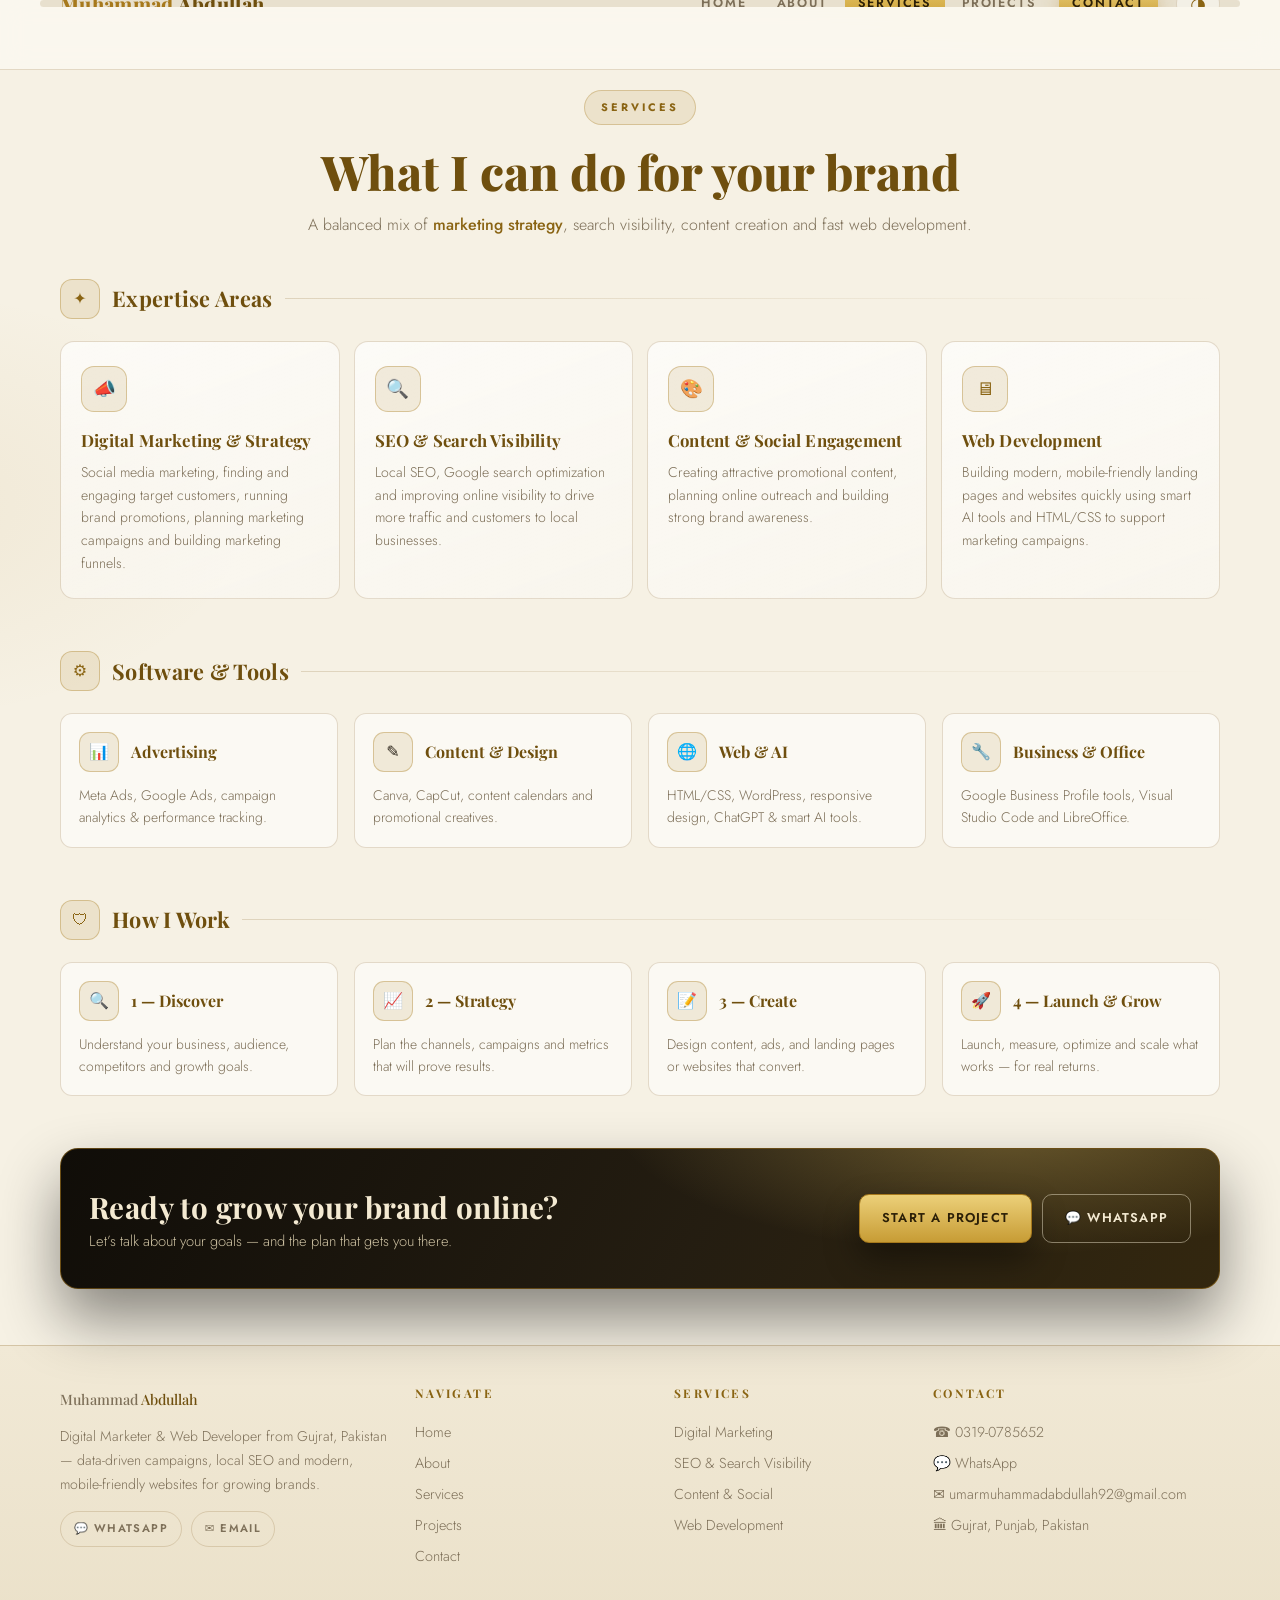
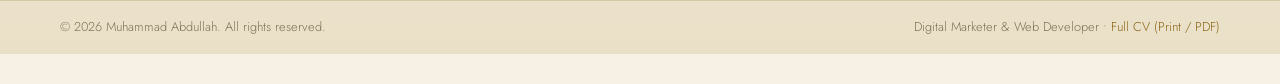
<file: services.html>
<!DOCTYPE html>
<html lang="en">
<head>
<meta charset="UTF-8">
<meta name="viewport" content="width=device-width, initial-scale=1.0">
<title>Services | Muhammad Abdullah — Digital Marketing & Web Development</title>
<meta name="color-scheme" content="light dark">
<meta name="theme-color" content="#f6f1e4">
<link rel="manifest" href="manifest.webmanifest">
<link rel="apple-touch-icon" href="icon-180.png">
<script>try{var s=localStorage.getItem('cv-theme');if(!s&&window.matchMedia&&matchMedia('(prefers-color-scheme: dark)').matches)s='dark';if(s==='dark')document.documentElement.setAttribute('data-theme','dark')}catch(e){}</script>
<meta name="description" content="Services offered by Muhammad Abdullah — social media marketing, local SEO, content creation and web development with AI-assisted workflows for local brands.">
<link rel="preload" href="fonts/jost-latin.woff2" as="font" type="font/woff2" crossorigin>
<link rel="preload" href="fonts/playfair-latin.woff2" as="font" type="font/woff2" crossorigin>
<style>
/* ================= RESET & TOKENS ================= */
*{margin:0;padding:0;box-sizing:border-box}
:root{
  --bg:#f6f1e4;
  --paper:#fefdf8;
  --panel:#f1e9d6;
  --panel-2:#eae0c8;
  --ink:#2b241a;
  --muted:#7d6f58;
  --gold:#a7791c;
  --gold-2:#8a6413;
  --gold-3:#6f4f0e;
  --gold-soft:rgba(167,121,28,.12);
  --line:rgba(129,93,30,.2);
  --shadow:0 18px 40px rgba(88,66,20,.14);
  --radius:16px;
  --serif:'Playfair Display',Georgia,serif;
  --sans:'Jost',system-ui,-apple-system,'Segoe UI',sans-serif;
  --head-h:70px;
}
@font-face {
  font-family:'Playfair Display';font-style:normal;font-weight:500 800;font-display:swap;
  src:url('fonts/playfair-latin.woff2') format('woff2');
}
@font-face {
  font-family:'Playfair Display';font-style:italic;font-weight:500;font-display:swap;
  src:url('fonts/playfair-latin-italic-500.woff2') format('woff2');
}
@font-face {
  font-family:'Jost';font-style:normal;font-weight:100 900;font-display:swap;
  src:url('fonts/jost-latin.woff2') format('woff2');
}

html{scroll-behavior:smooth}
body{
  font-family:var(--sans);
  background:
    radial-gradient(900px 400px at 85% -10%,rgba(167,121,28,.1),transparent 60%),
    radial-gradient(700px 400px at -10% 30%,rgba(167,121,28,.08),transparent 55%),
    var(--bg);
  color:var(--ink);
  line-height:1.6;
  font-weight:400;
  -webkit-font-smoothing:antialiased;
  padding-top:var(--head-h);
  padding-bottom:88px;
}
a{color:var(--gold-2)}
img{max-width:100%;display:block}
button{font-family:var(--sans)}
h1,h2,h3,h4{font-family:var(--serif)}

[data-theme=dark]{
  color-scheme:dark;
  --bg:#0e0d09;
  --paper:#131109;
  --panel:#1a1610;
  --panel-2:#131009;
  --ink:#efe7d6;
  --muted:#a89c82;
  --gold:#c79c35;
  --gold-2:#e0bb4f;
  --gold-3:#eacd77;
  --gold-soft:rgba(199,156,53,.12);
  --line:rgba(224,187,79,.18);
  --shadow:0 22px 50px rgba(0,0,0,.5);
}

/* ================= LAYOUT ================= */
.wrap{max-width:1200px;margin:0 auto;padding:0 20px}
main{padding-top:34px}

/* ================= HEADER ================= */
.sitehead{
  position:fixed;top:0;left:0;right:0;height:var(--head-h);z-index:100;
  background:rgba(251,248,239,.9);
  backdrop-filter:blur(14px);-webkit-backdrop-filter:blur(14px);
  border-bottom:1px solid var(--line);
}
[data-theme=dark] .sitehead{background:rgba(14,13,9,.9)}
.bar{display:flex;align-items:center;gap:18px;height:100%}
.logo{font-family:var(--serif);font-weight:800;font-size:1.25rem;letter-spacing:.3px;color:var(--gold);text-decoration:none;line-height:1;white-space:nowrap}
.logo span{color:var(--gold-3)}
[data-theme=dark] .logo span{color:var(--gold-2)}
.sitenav{display:flex;gap:4px}
@media(min-width:900px){.bar .sitenav{margin-left:auto}}
.sitenav a{
  position:relative;text-decoration:none;color:var(--muted);
  font-size:.78rem;font-weight:600;letter-spacing:1.8px;text-transform:uppercase;
  padding:9px 13px;border-radius:8px;transition:.2s;
}
.sitenav a:hover{color:var(--gold-2);background:var(--gold-soft)}
.sitenav a.active{color:#2b1f07;background:linear-gradient(180deg,#e8c766,#c79c35)}
.sitenav a.hire{
  margin-left:6px;color:#2b1f07;
  background:linear-gradient(180deg,#ecd079,#c79c35);
  box-shadow:0 8px 18px rgba(167,121,28,.3);
}
.sitenav a.hire:hover{transform:translateY(-1px)}
.icon-btn{
  width:44px;height:44px;border-radius:50%;border:1px solid var(--line);
  background:rgba(255,255,255,.5);color:var(--gold-2);font-size:1.1rem;cursor:pointer;
  display:grid;place-items:center;transition:.2s;flex:none;
}
.icon-btn:hover{border-color:rgba(167,121,28,.5);background:var(--gold-soft)}
[data-theme=dark] .icon-btn{background:rgba(255,255,255,.04)}
.burger{display:none;width:44px;height:44px;border-radius:10px;border:1px solid var(--line);background:rgba(255,255,255,.5);cursor:pointer;flex-direction:column;gap:5px;justify-content:center;align-items:center}
.burger span{width:18px;height:2px;background:var(--gold-2);border-radius:99px;transition:.3s}
.burger.open span:nth-child(1){transform:translateY(7px) rotate(45deg)}
.burger.open span:nth-child(2){opacity:0}
.burger.open span:nth-child(3){transform:translateY(-7px) rotate(-45deg)}
[data-theme=dark] .burger{background:rgba(255,255,255,.04)}

/* ================= BUTTONS ================= */
.btn{
  display:inline-flex;align-items:center;gap:9px;
  font-size:.8rem;font-weight:600;letter-spacing:1.2px;text-transform:uppercase;
  padding:13px 22px;border-radius:10px;text-decoration:none;cursor:pointer;
  border:1px solid transparent;transition:.25s;font-family:var(--sans);
}
.btn.primary{color:#2b1f07;border:1px solid var(--gold);background:linear-gradient(180deg,#e8c766,#c79c35)}
.btn.primary:hover{transform:translateY(-2px);box-shadow:0 14px 28px rgba(167,121,28,.35)}
.btn.ghost{color:var(--gold-2);border-color:var(--line);background:rgba(255,255,255,.45)}
.btn.ghost:hover{border-color:var(--gold);background:var(--gold-soft);transform:translateY(-2px)}
[data-theme=dark] .btn.ghost{background:rgba(255,255,255,.04)}

/* ================= PAGE HERO (inner pages) ================= */
.pagehero{text-align:center;padding:20px 0 40px;max-width:760px;margin:0 auto}
.kicker{
  display:inline-flex;align-items:center;gap:10px;
  font-size:.68rem;font-weight:700;letter-spacing:3px;text-transform:uppercase;color:var(--gold-2);
  background:var(--gold-soft);border:1px solid rgba(167,121,28,.3);
  padding:8px 16px;border-radius:99px;margin-bottom:20px;
}
.pagehero h1{font-size:clamp(2rem,5.4vmax,3rem);font-weight:800;color:var(--gold-3);line-height:1.1;margin-bottom:14px}
[data-theme=dark] .pagehero h1{color:var(--gold-2)}
.headline{font-size:1rem;color:var(--muted);font-weight:300;line-height:1.65}
.headline b{color:var(--gold-2);font-weight:500}

/* ================= SECTION HEADs ================= */
.sec-head{display:flex;align-items:center;gap:12px;margin-bottom:22px}
.sec-icon{
  width:40px;height:40px;flex:none;border-radius:12px;display:grid;place-items:center;font-size:1rem;
  background:var(--gold-soft);border:1px solid rgba(167,121,28,.35);color:var(--gold-2);
}
.sec-head h2{font-size:1.35rem;font-weight:700;color:var(--gold-3);letter-spacing:.3px;text-transform:none}
[data-theme=dark] .sec-head h2{color:var(--gold-2)}
.sec-line{flex:1;height:1px;background:linear-gradient(90deg,var(--line),transparent)}

/* ================= HOME HERO ================= */
.hero{display:grid;gap:32px;align-items:center;padding:16px 0 8px}
.hero-badge{
  display:inline-flex;align-items:center;gap:9px;
  font-size:.66rem;font-weight:700;letter-spacing:2.6px;text-transform:uppercase;
  color:var(--gold-2);background:var(--gold-soft);border:1px solid rgba(167,121,28,.35);
  padding:8px 15px;border-radius:99px;margin-bottom:20px;
}
.hero-badge .hdot{width:8px;height:8px;border-radius:50%;background:#22c55e;animation:pulse 2.2s infinite}
@keyframes pulse{0%{box-shadow:0 0 0 0 rgba(34,197,94,.5)}70%{box-shadow:0 0 0 9px rgba(34,197,94,0)}100%{box-shadow:0 0 0 0 rgba(34,197,94,0)}}
.hero h1{font-size:clamp(2.2rem,6vmax,3.6rem);font-weight:800;line-height:1.06;color:var(--gold-3);margin-bottom:18px;letter-spacing:.3px}
[data-theme=dark] .hero h1{color:var(--gold-2)}
.hero h1 .accent{color:var(--gold-2);position:relative;white-space:nowrap}
[data-theme=dark] .hero h1 .accent{color:var(--gold-3)}
.hero h1 .accent::after{content:"";position:absolute;left:0;right:0;bottom:3px;height:7px;background:rgba(167,121,28,.22);border-radius:99px;z-index:-1}
.hero-sub{font-size:clamp(.98rem,1.8vmax,1.08rem);color:var(--muted);font-weight:300;max-width:560px;margin-bottom:26px;line-height:1.65}
.hero-sub b{color:var(--gold-2);font-weight:500}
.hero-cta{display:flex;gap:10px;flex-wrap:wrap;margin-bottom:22px}
.hero-social{display:flex;gap:9px;flex-wrap:wrap}
.hero-social a{
  display:inline-flex;align-items:center;gap:6px;text-decoration:none;
  font-size:.7rem;font-weight:600;letter-spacing:1.4px;text-transform:uppercase;color:var(--muted);
  border:1px solid var(--line);background:rgba(255,255,255,.55);padding:8px 13px;border-radius:99px;transition:.25s;
}
.hero-social a:hover{color:var(--gold-2);border-color:rgba(167,121,28,.55);transform:translateY(-2px)}
[data-theme=dark] .hero-social a{background:rgba(255,255,255,.04)}

.hero-media{position:relative;justify-self:center;width:100%;max-width:340px}
.hero-photo{
  position:relative;border-radius:24px;overflow:hidden;aspect-ratio:1/1.08;
  background:linear-gradient(160deg,#f1e7d2,#e2cfa3);border:1px solid rgba(167,121,28,.45);
  box-shadow:0 30px 60px rgba(88,66,20,.28),0 0 0 1px rgba(167,121,28,.1);
}
.hero-photo img{width:100%;height:100%;object-fit:cover;object-position:center 14%;filter:sepia(.1) contrast(1.03)}
.hero-photo::after{content:"";position:absolute;inset:0;background:linear-gradient(180deg,transparent 58%,rgba(43,36,26,.28))}
.hero-glow{position:absolute;inset:-16%;background:radial-gradient(circle,rgba(167,121,28,.32),transparent 65%);z-index:-1;filter:blur(8px)}
.float-badge{
  position:absolute;display:inline-flex;align-items:center;gap:6px;font-size:.7rem;font-weight:700;letter-spacing:1.6px;text-transform:uppercase;
  padding:9px 14px;border-radius:99px;color:#221906;background:linear-gradient(180deg,#e8c766,#c79c35);
  box-shadow:0 14px 28px rgba(167,121,28,.35);animation:floaty 5.2s ease-in-out infinite;
}
.float-badge.b1{top:7%;left:-12%}
.float-badge.b2{top:45%;right:-13%;animation-delay:1.3s}
.float-badge.b3{bottom:6%;left:-9%;animation-delay:2.2s}
@keyframes floaty{0%,100%{transform:translateY(0)}50%{transform:translateY(-9px)}}

/* ================= STATS ================= */
.stats{display:grid;grid-template-columns:repeat(2,1fr);gap:12px;padding-top:10px}
.stat{
  background:linear-gradient(160deg,rgba(167,121,28,.08),rgba(255,255,255,.5));
  border:1px solid var(--line);border-radius:14px;padding:22px 14px;text-align:center;transition:.3s;
}
.stat:hover{transform:translateY(-4px);border-color:rgba(167,121,28,.5);box-shadow:0 16px 32px rgba(88,66,20,.12)}
.stat .n{font-family:var(--serif);font-size:2rem;font-weight:800;color:var(--gold-2);line-height:1}
.stat .l{font-size:.64rem;font-weight:600;letter-spacing:2px;text-transform:uppercase;color:var(--muted);margin-top:8px;line-height:1.4}
[data-theme=dark] .stat{background:linear-gradient(160deg,rgba(199,156,53,.1),rgba(255,255,255,.02))}

/* ================= SERVICES ================= */
.services{display:grid;grid-template-columns:1fr;gap:14px}
.service{
  position:relative;border-radius:14px;overflow:hidden;padding:24px 20px;
  background:linear-gradient(160deg,rgba(255,255,255,.7),rgba(255,255,255,.35));
  border:1px solid var(--line);transition:.3s;
}
.service::before{content:"";position:absolute;left:0;top:0;width:100%;height:2.5px;background:linear-gradient(90deg,var(--gold-2),transparent);transform:scaleX(0);transform-origin:left;transition:.4s}
.service:hover{transform:translateY(-5px);border-color:rgba(167,121,28,.5);box-shadow:0 18px 36px rgba(88,66,20,.14)}
.service:hover::before{transform:scaleX(1)}
.service .sv-ic{
  width:46px;height:46px;border-radius:13px;display:grid;place-items:center;font-size:1.15rem;
  background:var(--gold-soft);border:1px solid rgba(167,121,28,.35);color:var(--gold-2);margin-bottom:15px;
}
.service h3{font-family:var(--serif);font-size:1.05rem;font-weight:700;color:var(--gold-3);margin:0 0 8px;text-transform:none;letter-spacing:.2px}
.service p{font-size:.88rem;color:var(--muted);font-weight:300;margin:0;line-height:1.6}
[data-theme=dark] .service{background:linear-gradient(160deg,rgba(255,255,255,.05),rgba(255,255,255,.02))}

/* ================= FEATURED WORK ================= */
.featured{display:grid;grid-template-columns:1fr;gap:16px}
.feat{
  display:flex;flex-direction:column;border-radius:14px;overflow:hidden;
  background:rgba(255,255,255,.6);border:1px solid var(--line);
  text-decoration:none;color:inherit;transition:.3s;
}
.feat:hover{transform:translateY(-6px);border-color:rgba(167,121,28,.5);box-shadow:0 22px 44px rgba(88,66,20,.16)}
.feat .f-img{position:relative;background:linear-gradient(160deg,#f3ead7,#e9dbb6);padding:36px 0;display:grid;place-items:center}
.feat .f-tag{
  position:absolute;top:12px;left:12px;z-index:1;font-size:.6rem;font-weight:700;letter-spacing:1.7px;text-transform:uppercase;
  background:rgba(43,36,26,.8);color:#f4ead2;padding:4px 10px;border-radius:99px;backdrop-filter:blur(4px);
}
.feat .f-img img{width:90px;height:90px;object-fit:contain;border-radius:50%;background:#fff;border:1px solid rgba(167,121,28,.5);padding:6px;box-shadow:0 14px 30px rgba(88,66,20,.22);transition:.4s}
.feat:hover .f-img img{transform:scale(1.09) rotate(-4deg)}
.feat .f-body{padding:18px;display:flex;flex-direction:column;gap:8px;flex:1}
.feat h3{font-family:var(--serif);font-size:1.06rem;font-weight:700;color:var(--gold-3);margin:0;text-transform:none}
.feat p{font-size:.85rem;color:var(--muted);font-weight:300;margin:0;line-height:1.6;flex:1}
.feat .f-links{display:flex;flex-wrap:wrap;gap:4px 14px;margin-top:4px}
.feat .f-links a{font-size:.68rem;font-weight:600;letter-spacing:1.3px;text-transform:uppercase;color:var(--gold-2);text-decoration:none;border-bottom:1px solid rgba(167,121,28,.4);transition:.2s;padding-bottom:1px}
.feat .f-links a:hover{color:var(--gold-3);border-color:var(--gold)}
[data-theme=dark] .feat{background:rgba(255,255,255,.04)}
[data-theme=dark] .feat .f-img{background:linear-gradient(160deg,#241f16,#1a1610)}
[data-theme=dark] .feat .f-img img{background:#fff}

/* ================= ABOUT PREVIEW / ABOUT PAGE ================= */
.about-split{display:grid;gap:26px;align-items:center}
.about-photo{
  position:relative;border-radius:22px;overflow:hidden;aspect-ratio:1/1.05;max-width:360px;margin:0 auto;
  border:1px solid rgba(167,121,28,.45);box-shadow:0 22px 48px rgba(88,66,20,.2);
}
.about-photo img{width:100%;height:100%;object-fit:cover;object-position:center 16%;filter:sepia(.1) contrast(1.03)}
.about-photo::after{content:"";position:absolute;inset:0;background:linear-gradient(180deg,transparent 60%,rgba(43,36,26,.22))}
.about-txt p{color:var(--muted);font-weight:300;font-size:.95rem;margin-bottom:14px;line-height:1.7}
.about-txt p b{color:var(--gold-2);font-weight:500}
.summary{
  background:linear-gradient(120deg,rgba(167,121,28,.1),transparent);
  border-left:3px solid var(--gold);border-radius:0 14px 14px 0;
  padding:18px 20px;font-size:.95rem;color:var(--muted);font-weight:300;line-height:1.7;
}
.summary b{color:var(--gold-2);font-weight:500}

/* ================= SKILLS / FACTS / LANGUAGES ================= */
.skill-grid{display:grid;gap:14px}
.skill{border:1px solid var(--line);border-radius:12px;padding:15px 16px;background:rgba(255,255,255,.45)}
[data-theme=dark] .skill{background:rgba(255,255,255,.03)}
.skill-top{display:flex;justify-content:space-between;align-items:baseline;margin-bottom:9px}
.skill-top span{font-size:.86rem;font-weight:500;color:var(--gold-3)}
[data-theme=dark] .skill-top span{color:var(--gold-2)}
.skill-top b{font-size:.82rem;color:var(--gold-2)}
.bar{height:7px;background:rgba(129,93,30,.15);border-radius:99px;overflow:hidden}
.bar i{display:block;height:100%;width:0;border-radius:99px;background:linear-gradient(90deg,#c79c35,#ecd079);transition:width 1s cubic-bezier(.2,.7,.2,1)}

.facts{display:grid;grid-template-columns:1fr;gap:12px}
.fact{background:rgba(255,255,255,.5);border:1px solid var(--line);border-radius:12px;padding:16px 18px;transition:.25s}
.fact:hover{border-color:rgba(167,121,28,.5);transform:translateY(-3px)}
.fact .k{font-size:.72rem;font-weight:700;letter-spacing:2px;text-transform:uppercase;color:var(--gold-2);margin-bottom:6px}
.fact .v{font-size:.9rem;color:var(--muted);font-weight:300}
[data-theme=dark] .fact{background:rgba(255,255,255,.03)}

.langs{display:grid;grid-template-columns:1fr;gap:10px}
.lang{display:flex;justify-content:space-between;gap:14px;align-items:baseline;border:1px solid var(--line);border-radius:10px;padding:13px 16px;background:rgba(255,255,255,.45)}
.lang span{font-size:.9rem;font-weight:500;color:var(--gold-3)}
.lang b{font-size:.78rem;color:var(--muted);font-weight:400;text-align:right;max-width:70%}
[data-theme=dark] .lang{background:rgba(255,255,255,.03)}
[data-theme=dark] .lang span{color:var(--gold-2)}

/* ================= EDUCATION LIST ================= */
.edu-list{display:grid;gap:12px}
.edu{display:flex;flex-direction:column;gap:10px;border:1px solid var(--line);border-radius:12px;padding:16px 18px;background:rgba(255,255,255,.5);transition:.25s}
.edu:hover{border-color:rgba(167,121,28,.5);transform:translateX(4px)}
.edu-main h3{font-size:1rem;font-weight:700;color:var(--gold-3);margin-bottom:3px}
.edu-school{font-size:.82rem;color:var(--muted);font-weight:300;margin-bottom:6px}
.edu-link{font-size:.76rem;font-weight:600;letter-spacing:1px;text-transform:uppercase;color:var(--gold-2);text-decoration:none}
.edu-link:hover{text-decoration:underline}
.edu-side{display:flex;align-items:center;gap:10px;flex-wrap:wrap}
.tag{
  font-size:.62rem;font-weight:700;letter-spacing:1.6px;text-transform:uppercase;
  padding:4px 10px;border-radius:99px;background:var(--gold-soft);color:var(--gold-2);
  border:1px solid rgba(167,121,28,.35);
}
.tag.pending{background:rgba(167,121,28,.06);color:var(--muted);border-color:var(--line)}
.tag.current{background:rgba(34,197,94,.12);color:#15803d;border-color:rgba(34,197,94,.35)}
[data-theme=dark] .tag.current{color:#4ade80}
.edu-year{font-size:.72rem;color:var(--muted);font-weight:500;letter-spacing:1px;text-transform:uppercase}
[data-theme=dark] .edu{background:rgba(255,255,255,.03)}

/* ================= CARDS (generic) ================= */
.cards{display:grid;grid-template-columns:1fr;gap:14px}
.card{
  background:rgba(255,255,255,.55);border:1px solid var(--line);border-radius:12px;
  padding:18px;transition:.25s;display:flex;flex-direction:column;gap:8px;
}
.card:hover{border-color:rgba(167,121,28,.5);transform:translateY(-4px);box-shadow:0 16px 32px rgba(88,66,20,.12)}
.card .top{display:flex;align-items:center;gap:12px;margin-bottom:4px}
.card .top .ic{
  width:40px;height:40px;flex:none;border-radius:11px;display:grid;place-items:center;font-size:1rem;
  background:var(--gold-soft);border:1px solid rgba(167,121,28,.35);
}
.card h4{font-size:1rem;color:var(--gold-3);font-weight:700}
.card p{font-size:.87rem;color:var(--muted);font-weight:300}
.card .status{font-size:.72rem;font-weight:600;letter-spacing:1px;color:var(--gold-2)}
[data-theme=dark] .card{background:rgba(255,255,255,.03)}

/* ================= PROJECTS / TIMELINE ================= */
.timeline{display:grid;gap:18px}
.job{border:1px solid var(--line);border-radius:14px;padding:20px;background:rgba(255,255,255,.55);transition:.25s}
.job:hover{border-color:rgba(167,121,28,.5);box-shadow:0 16px 34px rgba(88,66,20,.12)}
.job-head{display:flex;align-items:center;gap:14px;margin-bottom:12px}
.job-head img.proj-logo{width:58px;height:58px;object-fit:contain;border-radius:50%;background:#fff;border:1px solid rgba(167,121,28,.5);padding:4px;box-shadow:0 8px 18px rgba(88,66,20,.16)}
.job h3{font-size:1.1rem;font-weight:700;color:var(--gold-3)}
.meta{display:flex;align-items:center;gap:10px;flex-wrap:wrap;margin-bottom:10px}
.proj-link{font-size:.82rem;color:var(--gold-2);text-decoration:none;font-weight:500}
.proj-link:hover{text-decoration:underline}
.proj-social{display:flex;gap:8px;align-items:center;font-size:.78rem;margin-bottom:10px;flex-wrap:wrap}
.proj-social a{color:var(--muted);text-decoration:none;font-weight:500}
.proj-social a:hover{color:var(--gold-2);text-decoration:underline}
.job ul{list-style:none;display:grid;gap:6px}
.job ul li{position:relative;padding-left:20px;font-size:.88rem;color:var(--muted);font-weight:300}
.job ul li::before{content:"\2713";position:absolute;left:0;top:0;color:var(--gold-2);font-weight:700}
[data-theme=dark] .job{background:rgba(255,255,255,.03)}

/* ================= CONTACT ================= */
.contact-grid{display:grid;grid-template-columns:1fr;gap:12px}
.contact-card{
  border:1px solid var(--line);border-radius:14px;padding:22px 18px;text-align:center;text-decoration:none;
  background:rgba(255,255,255,.55);transition:.25s;display:block;color:inherit;
}
a.contact-card:hover{transform:translateY(-5px);border-color:rgba(167,121,28,.5);box-shadow:0 18px 36px rgba(88,66,20,.14)}
.contact-card .big-ic{font-size:1.5rem;margin-bottom:10px}
.contact-card h4{font-size:.92rem;color:var(--gold-3);margin-bottom:4px;font-weight:700}
.contact-card p{font-size:.86rem;color:var(--muted);font-weight:300;word-break:break-word}
[data-theme=dark] .contact-card{background:rgba(255,255,255,.03)}
[data-theme=dark] .contact-card h4{color:var(--gold-2)}

.goal{position:relative;border-radius:14px;padding:30px 26px;background:linear-gradient(120deg,rgba(167,121,28,.13),rgba(167,121,28,.05));border:1px solid rgba(167,121,28,.4)}
.goal .big{position:absolute;top:6px;left:14px;font-family:var(--serif);font-size:5rem;color:rgba(167,121,28,.22);line-height:1}
.goal p{position:relative;font-family:var(--serif);font-size:1.15rem;line-height:1.6;color:var(--gold-3);font-weight:600}
.goal p b{color:var(--gold-2)}
[data-theme=dark] .goal{background:linear-gradient(120deg,rgba(199,156,53,.16),rgba(199,156,53,.04))}
[data-theme=dark] .goal p{color:var(--gold-2)}

/* ================= CONTACT FORM ================= */
.contact-form{
  display:grid;gap:14px;border-radius:16px;padding:24px;
  background:rgba(255,255,255,.55);border:1px solid var(--line);
}
[data-theme=dark] .contact-form{background:rgba(255,255,255,.03)}
.contact-form label{display:grid;gap:6px;font-size:.7rem;font-weight:700;letter-spacing:1.7px;text-transform:uppercase;color:var(--gold-2)}
.contact-form input,.contact-form textarea{
  font-family:var(--sans);font-size:.95rem;color:var(--ink);padding:12px 14px;border-radius:9px;
  border:1px solid var(--line);background:#fff;transition:.2s;width:100%;
}
[data-theme=dark] .contact-form input,[data-theme=dark] .contact-form textarea{background:#191610;color:#efe7d6;border-color:rgba(224,187,79,.2)}
.contact-form input:focus,.contact-form textarea:focus{outline:none;border-color:var(--gold);box-shadow:0 0 0 3px rgba(167,121,28,.12)}
.form-row{display:grid;gap:14px}
@media(min-width:640px){.form-row{grid-template-columns:1fr 1fr}}
.contact-form .btn{justify-self:start}

/* ================= MISSION ================= */
.mission{
  position:relative;overflow:hidden;border-radius:16px;
  background:linear-gradient(120deg,rgba(167,121,28,.13),rgba(167,121,28,.05));
  border:1px solid rgba(167,121,28,.4);padding:28px 24px;
}
.mission::before{content:"\201C";position:absolute;top:-36px;left:2px;font-family:var(--serif);font-size:9rem;color:rgba(167,121,28,.16);line-height:1;pointer-events:none}
.mission p{position:relative;margin:0;font-family:var(--serif);font-size:clamp(1.05rem,2vmax,1.28rem);color:var(--gold-3);line-height:1.55;font-weight:600}
.mission p b{color:var(--gold-2)}
.mission .who{position:relative;display:block;margin-top:14px;font-family:var(--sans);font-size:.7rem;font-weight:600;letter-spacing:2.6px;text-transform:uppercase;color:var(--muted)}
[data-theme=dark] .mission{background:linear-gradient(120deg,rgba(199,156,53,.16),rgba(199,156,53,.04))}
[data-theme=dark] .mission p{color:var(--gold-2)}

/* ================= CTA ================= */
.cta{
  display:flex;flex-direction:column;align-items:flex-start;gap:18px;position:relative;overflow:hidden;
  border-radius:18px;padding:34px 28px;
  background:linear-gradient(120deg,#100d08,#241d11 55%,#33270f);
  border:1px solid rgba(167,121,28,.5);box-shadow:0 30px 60px rgba(0,0,0,.45);
}
.cta::before{content:"";position:absolute;inset:0;background:radial-gradient(640px 220px at 82% -22%,rgba(232,199,102,.34),transparent 62%)}
.cta > *{position:relative}
.cta h2{font-family:var(--serif);color:#f4ead2;font-size:clamp(1.3rem,2.6vmax,1.85rem);text-transform:none;letter-spacing:.4px;margin:0}
.cta p{color:#cbbfa0;font-size:.92rem;font-weight:300;margin:0;max-width:540px;line-height:1.6}
.cta .btn.primary{background:linear-gradient(180deg,#ecd079,#c79c35);box-shadow:0 16px 34px rgba(0,0,0,.4)}
.cta .btn.ghost{color:#f4ead2;border-color:rgba(244,234,210,.45);background:transparent}
.cta .btn.ghost:hover{background:rgba(244,234,210,.08);color:#f4ead2}

/* ================= FOOTER ================= */
.sitefoot{background:linear-gradient(180deg,var(--panel),var(--panel-2));border-top:1px solid var(--line);margin-top:56px}
[data-theme=dark] .sitefoot{background:linear-gradient(180deg,#141108,#100d08)}
.fcols{display:grid;grid-template-columns:1fr;gap:26px;padding:38px 20px 28px}
.fcol h4{font-size:.74rem;font-weight:700;letter-spacing:2.4px;text-transform:uppercase;color:var(--gold-2);margin-bottom:14px}
.fcol a{display:block;text-decoration:none;color:var(--muted);font-size:.9rem;font-weight:300;padding:4px 0;transition:.2s}
.fcol a:hover{color:var(--gold-2);padding-left:4px}
.fcol p{color:var(--muted);font-size:.88rem;font-weight:300;margin-bottom:14px;line-height:1.7}
.fbrand{font-family:var(--serif);font-weight:800;font-size:1.2rem;color:var(--gold);text-decoration:none;display:inline-block;margin-bottom:10px}
.fbrand span{color:var(--gold-3)}
.fsocial{display:flex;gap:9px;flex-wrap:wrap}
.fbase{border-top:1px solid var(--line)}
.fbase .wrap{display:flex;flex-direction:column;gap:6px;align-items:center;justify-content:space-between;padding:16px 20px;color:var(--muted);font-size:.8rem;font-weight:300;text-align:center}
.fbase a{color:var(--gold-2);text-decoration:none}

/* ================= FIXED UTILITIES ================= */
.scroll-progress{position:fixed;top:0;left:0;height:3px;background:linear-gradient(90deg,#8a6413,#e8c766);z-index:200;width:0}
.to-top{
  position:fixed;bottom:92px;right:16px;width:46px;height:46px;border-radius:50%;z-index:90;
  border:1px solid rgba(167,121,28,.5);background:rgba(250,246,237,.95);color:var(--gold-2);cursor:pointer;
  display:grid;place-items:center;opacity:0;pointer-events:none;transition:.3s;font-size:1rem;
  box-shadow:0 10px 24px rgba(88,66,20,.18);
}
.to-top.show{opacity:1;pointer-events:auto}
.to-top:hover{transform:translateY(-3px)}

/* mobile quick-contact bar */
.mob-bar{
  position:fixed;left:0;right:0;bottom:0;z-index:150;display:flex;
  background:rgba(250,246,237,.96);backdrop-filter:blur(12px);-webkit-backdrop-filter:blur(12px);
  border-top:1px solid var(--line);
}
[data-theme=dark] .mob-bar{background:rgba(24,21,15,.96)}
.mob-bar a,.mob-bar button{
  flex:1;display:flex;flex-direction:column;align-items:center;gap:2px;justify-content:center;
  padding:10px 4px;text-decoration:none;color:var(--gold-2);font-size:.62rem;font-weight:600;
  letter-spacing:1px;text-transform:uppercase;background:none;border:none;cursor:pointer;
}
.mob-bar a:first-child{color:var(--gold-3)}
.mob-bar a:active,.mob-bar button:active{transform:scale(.97)}

/* ================= REVEAL ================= */
.reveal{opacity:0;transform:translateY(24px);transition:opacity .75s ease,transform .75s ease}
.reveal.in{opacity:1;transform:none}
@media(prefers-reduced-motion:reduce){.reveal{opacity:1;transform:none;transition:none}}

/* ================= SECTIONS ================= */
section{margin-bottom:52px}

/* ================= RESPONSIVE ================= */
@media(min-width:640px){
  .stats{grid-template-columns:repeat(4,1fr);gap:14px}
  .services{grid-template-columns:repeat(2,1fr)}
  .featured{grid-template-columns:repeat(3,1fr)}
  .facts{grid-template-columns:repeat(2,1fr);gap:14px}
  .skill-grid{grid-template-columns:repeat(2,1fr)}
  .langs{grid-template-columns:repeat(2,1fr)}
  .contact-grid{grid-template-columns:repeat(2,1fr);gap:16px}
  .cards{grid-template-columns:repeat(auto-fit,minmax(230px,1fr));gap:16px}
  .cta{flex-direction:row;align-items:center;justify-content:space-between}
  .fcols{grid-template-columns:repeat(2,1fr);gap:20px}
  .edu-main{flex:1}
}
@media(min-width:900px){
  body{padding-bottom:30px}
  .mob-bar{display:none}
  .hero{grid-template-columns:1.2fr .8fr}
  .services{grid-template-columns:repeat(4,1fr)}
  .hero-media{max-width:360px}
  .about-split{grid-template-columns:minmax(300px,420px) 1fr}
  .langs{grid-template-columns:repeat(3,1fr)}
  .contact-grid{grid-template-columns:repeat(3,1fr);gap:16px}
  .edu{flex-direction:row;align-items:center;justify-content:space-between}
  .edu-side{flex-direction:row}
  .fcols{grid-template-columns:1.4fr 1fr 1fr 1.2fr}
  .fbase .wrap{flex-direction:row;text-align:left}
  main{padding-top:46px}
}
@media(min-width:1200px){
  .hero h1{font-size:3.4rem}
  .stats .n{font-size:2.2rem}
}

/* mobile hamburger dropdown */
@media(max-width:899px){
  .burger{display:flex}
  .theme-btn-hdr{margin-left:auto}
  .sitenav{
    position:fixed;top:var(--head-h);left:0;right:0;z-index:99;
    flex-direction:column;gap:6px;padding:18px 20px 26px;
    background:rgba(251,248,239,.98);
    backdrop-filter:blur(16px);-webkit-backdrop-filter:blur(16px);
    border-bottom:1px solid var(--line);
    box-shadow:0 30px 50px rgba(88,66,20,.15);
    transform:translateY(-10px);opacity:0;pointer-events:none;transition:.28s;
  }
  .sitenav.open{opacity:1;transform:none;pointer-events:auto}
  .sitenav a{padding:13px 14px;font-size:.85rem;border-radius:10px}
  .sitenav a.hire{text-align:center;margin-left:0;margin-top:6px}
  [data-theme=dark] .sitenav{background:rgba(14,13,9,.98)}
}

/* ================= PRINT ================= */
@media print{
  body{padding:0}
  .sitehead,.mob-bar,.to-top,.scroll-progress,.no-print{display:none!important}
  main{padding-top:0}
  section{break-inside:avoid}
  .hero,.about-split{display:block}
  .hero-media{display:none}
  .stats,.features{break-inside:avoid}
  h1,h2,h3,h4,.card h4,.service h3,.feat h3{color:#1c1810!important}
}
</style>
</head>
<body>
<header class="sitehead">
  <div class="wrap bar">
    <a class="logo" href="index.html">Muhammad<span> Abdullah</span></a>
    <nav class="sitenav" id="sitenav">
      <a href="index.html">Home</a>
      <a href="about.html">About</a>
      <a href="services.html" class="active">Services</a>
      <a href="projects.html">Projects</a>
      <a href="contact.html" class="hire">Contact</a>
    </nav>
    <button class="icon-btn theme-btn-hdr" id="themeBtn" aria-label="Toggle dark mode" title="Toggle dark mode">&#9681;</button>
    <button class="burger" id="burger" aria-label="Open menu" aria-expanded="false"><span></span><span></span><span></span></button>
  </div>
</header>
<main class="wrap">

<header class="pagehero">
  <div class="kicker">Services</div>
  <h1>What I can do for your brand</h1>
  <p class="headline">A balanced mix of <b>marketing strategy</b>, search visibility, content creation and fast web development.</p>
</header>

<section class="reveal in">
  <div class="sec-head">
    <div class="sec-icon">&#10022;</div>
    <h2>Expertise Areas</h2>
    <div class="sec-line"></div>
  </div>
  <div class="services">
    <div class="service">
      <div class="sv-ic">&#128227;</div>
      <h3>Digital Marketing &amp; Strategy</h3>
      <p>Social media marketing, finding and engaging target customers, running brand promotions, planning marketing campaigns and building marketing funnels.</p>
    </div>
    <div class="service">
      <div class="sv-ic">&#128269;</div>
      <h3>SEO &amp; Search Visibility</h3>
      <p>Local SEO, Google search optimization and improving online visibility to drive more traffic and customers to local businesses.</p>
    </div>
    <div class="service">
      <div class="sv-ic">&#127912;</div>
      <h3>Content &amp; Social Engagement</h3>
      <p>Creating attractive promotional content, planning online outreach and building strong brand awareness.</p>
    </div>
    <div class="service">
      <div class="sv-ic">&#128421;</div>
      <h3>Web Development</h3>
      <p>Building modern, mobile-friendly landing pages and websites quickly using smart AI tools and HTML/CSS to support marketing campaigns.</p>
    </div>
  </div>
</section>

<section class="reveal">
  <div class="sec-head">
    <div class="sec-icon">&#9881;</div>
    <h2>Software &amp; Tools</h2>
    <div class="sec-line"></div>
  </div>
  <div class="cards">
    <div class="card">
      <div class="top"><span class="ic">&#128202;</span><h4>Advertising</h4></div>
      <p>Meta Ads, Google Ads, campaign analytics &amp; performance tracking.</p>
    </div>
    <div class="card">
      <div class="top"><span class="ic">&#9998;</span><h4>Content &amp; Design</h4></div>
      <p>Canva, CapCut, content calendars and promotional creatives.</p>
    </div>
    <div class="card">
      <div class="top"><span class="ic">&#127760;</span><h4>Web &amp; AI</h4></div>
      <p>HTML/CSS, WordPress, responsive design, ChatGPT &amp; smart AI tools.</p>
    </div>
    <div class="card">
      <div class="top"><span class="ic">&#128295;</span><h4>Business &amp; Office</h4></div>
      <p>Google Business Profile tools, Visual Studio Code and LibreOffice.</p>
    </div>
  </div>
</section>

<section class="reveal">
  <div class="sec-head">
    <div class="sec-icon">&#128737;</div>
    <h2>How I Work</h2>
    <div class="sec-line"></div>
  </div>
  <div class="cards">
    <div class="card">
      <div class="top"><span class="ic">&#128269;</span><h4>1 &mdash; Discover</h4></div>
      <p>Understand your business, audience, competitors and growth goals.</p>
    </div>
    <div class="card">
      <div class="top"><span class="ic">&#128200;</span><h4>2 &mdash; Strategy</h4></div>
      <p>Plan the channels, campaigns and metrics that will prove results.</p>
    </div>
    <div class="card">
      <div class="top"><span class="ic">&#128221;</span><h4>3 &mdash; Create</h4></div>
      <p>Design content, ads, and landing pages or websites that convert.</p>
    </div>
    <div class="card">
      <div class="top"><span class="ic">&#128640;</span><h4>4 &mdash; Launch &amp; Grow</h4></div>
      <p>Launch, measure, optimize and scale what works &mdash; for real returns.</p>
    </div>
  </div>
</section>

<section class="reveal">
  <div class="cta">
    <div>
      <h2>Ready to grow your brand online?</h2>
      <p>Let&rsquo;s talk about your goals &mdash; and the plan that gets you there.</p>
    </div>
    <div class="hero-cta" style="margin-bottom:0">
      <a class="btn primary" href="contact.html">Start a Project</a>
      <a class="btn ghost" href="https://wa.me/923190785652" target="_blank" rel="noopener">&#128172; WhatsApp</a>
    </div>
  </div>
</section>
</main>
<footer class="sitefoot">
  <div class="fcols wrap">
    <div class="fcol">
      <a class="fbrand" href="index.html">Muhammad<span> Abdullah</span></a>
      <p>Digital Marketer &amp; Web Developer from Gujrat, Pakistan &mdash; data-driven campaigns, local SEO and modern, mobile-friendly websites for growing brands.</p>
      <div class="fsocial">
        <a class="hero-social" style="border:1px solid var(--line);padding:8px 13px;border-radius:99px;display:inline-flex;gap:6px;align-items:center;font-size:.7rem;font-weight:600;letter-spacing:1.4px;text-transform:uppercase" href="https://wa.me/923190785652" target="_blank" rel="noopener">&#128172; WhatsApp</a>
        <a class="hero-social" style="border:1px solid var(--line);padding:8px 13px;border-radius:99px;display:inline-flex;gap:6px;align-items:center;font-size:.7rem;font-weight:600;letter-spacing:1.4px;text-transform:uppercase" href="mailto:umarmuhammadabdullah92@gmail.com">&#9993; Email</a>
      </div>
    </div>
    <div class="fcol">
      <h4>Navigate</h4>
      <a href="index.html">Home</a>
      <a href="about.html">About</a>
      <a href="services.html">Services</a>
      <a href="projects.html">Projects</a>
      <a href="contact.html">Contact</a>
    </div>
    <div class="fcol">
      <h4>Services</h4>
      <a href="services.html">Digital Marketing</a>
      <a href="services.html">SEO &amp; Search Visibility</a>
      <a href="services.html">Content &amp; Social</a>
      <a href="services.html">Web Development</a>
    </div>
    <div class="fcol">
      <h4>Contact</h4>
      <a href="tel:03190785652">&#9742; 0319-0785652</a>
      <a href="https://wa.me/923190785652" target="_blank" rel="noopener">&#128172; WhatsApp</a>
      <a href="mailto:umarmuhammadabdullah92@gmail.com">&#9993; umarmuhammadabdullah92@gmail.com</a>
      <a href="https://maps.google.com/?q=Gujrat,Punjab,Pakistan" target="_blank" rel="noopener">&#127963; Gujrat, Punjab, Pakistan</a>
    </div>
  </div>
  <div class="fbase">
    <div class="wrap">
      <span>&copy; 2026 Muhammad Abdullah. All rights reserved.</span>
      <span>Digital Marketer &amp; Web Developer &bull; <a href="print-cv.html">Full CV (Print / PDF)</a></span>
    </div>
  </div>
</footer>
<div class="scroll-progress" id="scrollProgress"></div>
<button class="to-top" id="toTop" aria-label="Back to top">&#9650;</button>
<div class="mob-bar">
  <a href="tel:03190785652">&#9742; Call</a>
  <a href="https://wa.me/923190785652" target="_blank" rel="noopener">&#128172; WhatsApp</a>
  <a href="mailto:umarmuhammadabdullah92@gmail.com">&#9993; Email</a>
  <button onclick="window.print()">&#11015; CV</button>
</div>
<script>
(function(){
  var bar=document.getElementById('scrollProgress');
  function onScroll(){
    var h=document.documentElement;
    var max=h.scrollHeight-h.clientHeight;
    bar.style.width=(max>0?(h.scrollTop||document.body.scrollTop)/max*100:0)+'%';
  }
  document.addEventListener('scroll',onScroll,{passive:true});
  onScroll();

  var toTop=document.getElementById('toTop');
  function onTopScroll(){toTop.classList.toggle('show',(window.scrollY||document.body.scrollTop)>500);}
  document.addEventListener('scroll',onTopScroll,{passive:true});
  onTopScroll();
  toTop.addEventListener('click',function(){window.scrollTo({top:0,behavior:'smooth'});});

  var burger=document.getElementById('burger'),menu=document.getElementById('sitenav');
  if(burger&&menu){
    burger.addEventListener('click',function(e){
      e.stopPropagation();
      var o=menu.classList.toggle('open');
      burger.classList.toggle('open',o);
      burger.setAttribute('aria-expanded',o?'true':'false');
    });
    document.addEventListener('click',function(e){
      if(menu.classList.contains('open')&&!menu.contains(e.target)&&!burger.contains(e.target)){
        menu.classList.remove('open');burger.classList.remove('open');
        burger.setAttribute('aria-expanded','false');
      }
    });
    menu.querySelectorAll('a').forEach(function(a){
      a.addEventListener('click',function(){
        menu.classList.remove('open');burger.classList.remove('open');
        burger.setAttribute('aria-expanded','false');
      });
    });
  }

  setTimeout(function(){
    document.querySelectorAll('.bar i[data-w]').forEach(function(el){
      el.style.width=el.getAttribute('data-w')+'%';
    });
  },350);

  var io=new IntersectionObserver(function(es){
    es.forEach(function(e){if(e.isIntersecting){e.target.classList.add('in');io.unobserve(e.target);}});
  },{threshold:.12});
  document.querySelectorAll('.reveal').forEach(function(el){io.observe(el);});

  var cio=new IntersectionObserver(function(es){
    es.forEach(function(e){
      if(!e.isIntersecting)return;
      cio.unobserve(e.target);
      var el=e.target,target=(+el.getAttribute('data-count'))||0,t0=Date.now(),dur=1200;
      function tick(){
        var s=Math.min(1,(Date.now()-t0)/dur),v=Math.round(target*(1-Math.pow(1-s,3)));
        el.textContent=v;
        if(s<1)requestAnimationFrame(tick);
      }
      requestAnimationFrame(tick);
    });
  },{threshold:.5});
  setTimeout(function(){
    document.querySelectorAll('[data-count]').forEach(function(el){cio.observe(el);});
  },400);
})();
</script>

<script>
(function(){
  function cur(){try{var s=localStorage.getItem('cv-theme');if(s)return s}catch(e){}return window.matchMedia&&matchMedia('(prefers-color-scheme: dark)').matches?'dark':'light'}
  var t=cur();
  document.documentElement.setAttribute('data-theme',t);
  var meta=document.querySelector('meta[name="theme-color"]');
  function sync(){if(meta)meta.setAttribute('content',t==='dark'?'#0e0d09':'#f6f1e4')}
  sync();
  var btn=document.getElementById('themeBtn');
  if(btn)btn.addEventListener('click',function(){t=t==='dark'?'light':'dark';document.documentElement.setAttribute('data-theme',t);sync();try{localStorage.setItem('cv-theme',t)}catch(e){}});
  if('serviceWorker' in navigator&&location.protocol==='https:')addEventListener('load',function(){navigator.serviceWorker.register('sw.js').catch(function(){})});
})();
</script>
</body>
</html>
</file>
